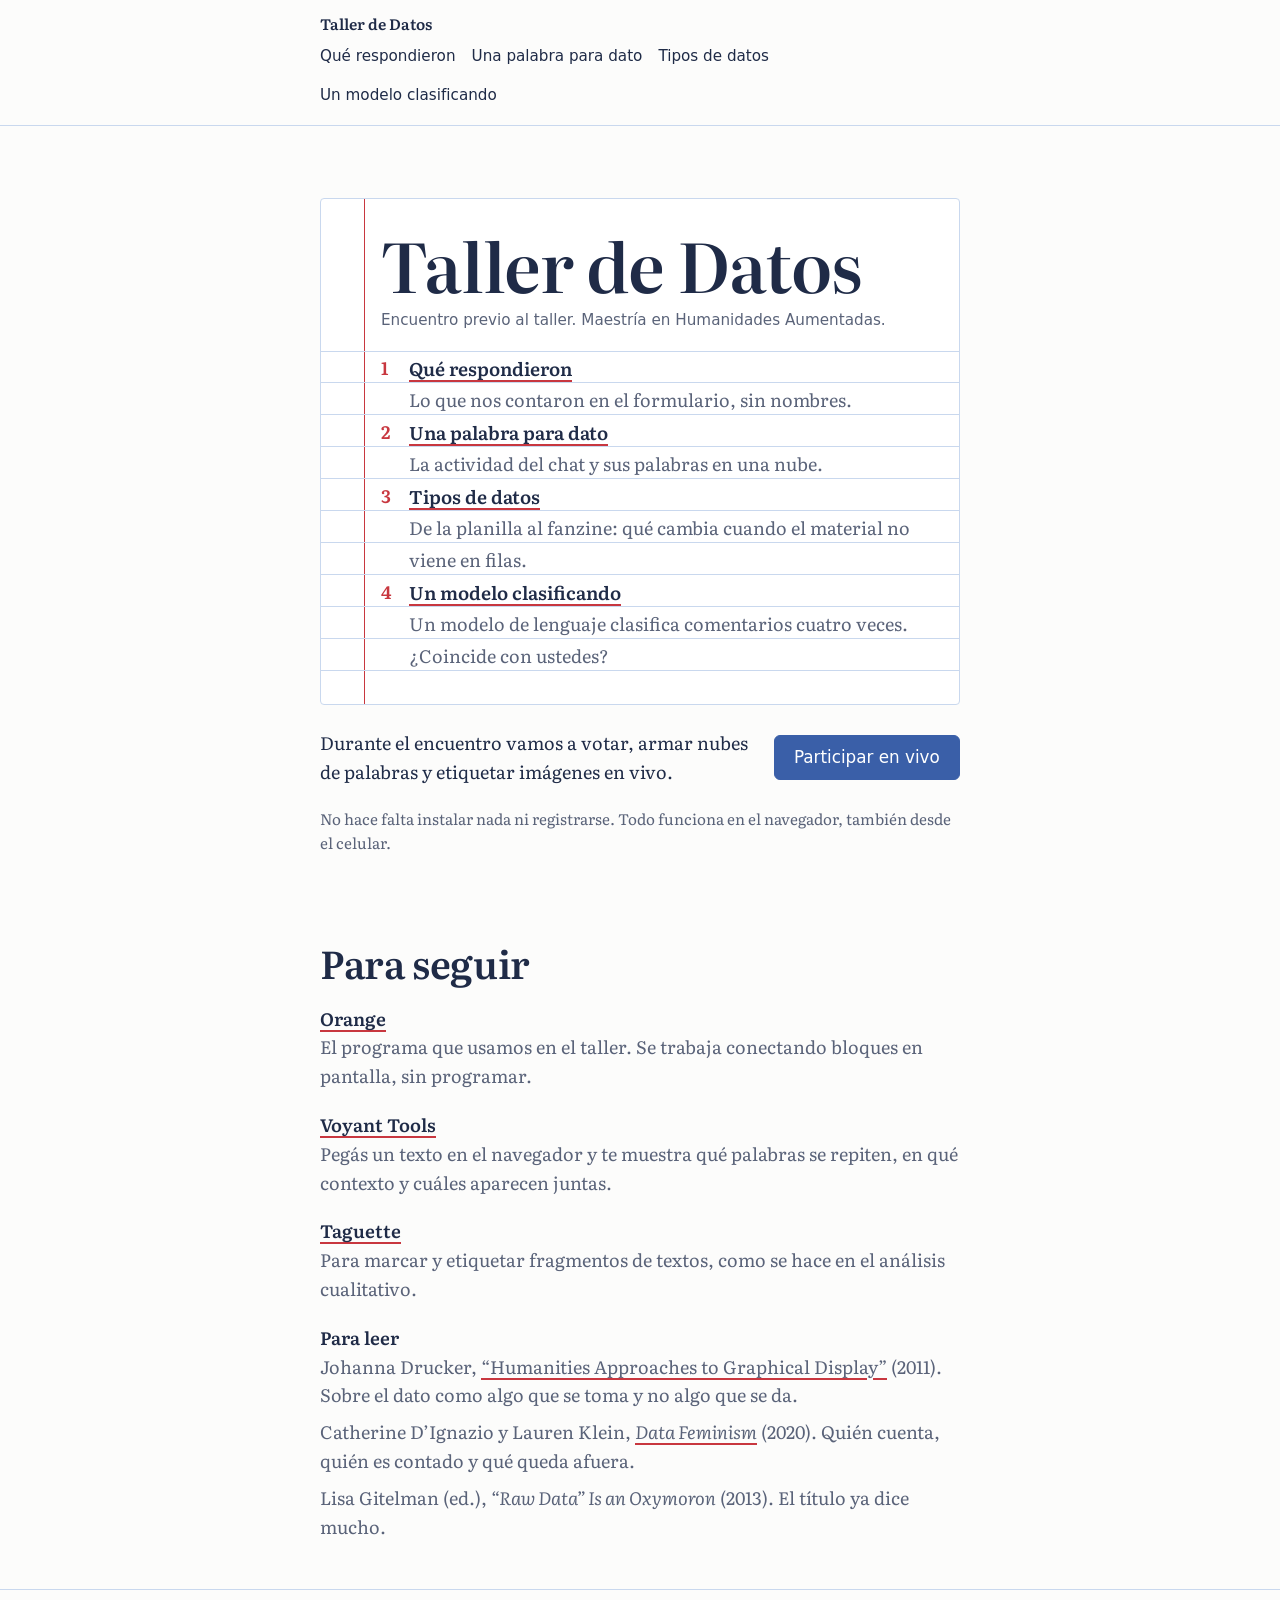
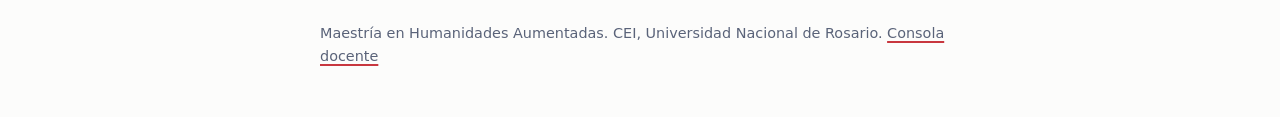
<file: index.html>
<!doctype html>
<html lang="es">
<head>
<meta charset="utf-8">
<meta name="viewport" content="width=device-width, initial-scale=1">
<title>Taller de Datos</title>
<meta name="description" content="Materiales del encuentro propedéutico del Taller de Datos, Maestría en Humanidades Aumentadas.">
<link rel="preconnect" href="https://fonts.googleapis.com">
<link rel="preconnect" href="https://fonts.gstatic.com" crossorigin>
<link href="https://fonts.googleapis.com/css2?family=Literata:ital,opsz,wght@0,7..72,400..700;1,7..72,400&display=swap" rel="stylesheet">
<link rel="stylesheet" href="assets/estilos.css">
<style>
  .portada { padding-block: clamp(2.5rem, 8vh, 5rem) 2rem; }
  .portada .ficha { max-width: 40rem; }
  .portada h1 { margin: 0; }
  .portada .encabezado-ficha { font-family: var(--interfaz); font-size: 0.95rem; color: var(--grafito); margin-top: 0.5rem; }
  .indice { list-style: none; margin: 0; padding: 0; counter-reset: entrada; }
  .indice li { counter-increment: entrada; display: grid; grid-template-columns: 1.75rem 1fr; }
  .indice li::before { content: counter(entrada); font-weight: 600; color: var(--margen); }
  .indice a { font-weight: 600; font-size: 1.15rem; }
  .indice span { grid-column: 2; color: var(--grafito); }
  .recursos { padding-block: 2.5rem 3rem; }
  .participar { margin-top: 1.5rem; max-width: 40rem; display: flex; flex-wrap: wrap; align-items: center; gap: 0.75rem 1.25rem; }
  .participar p { margin: 0; flex: 1 1 18rem; }
  .participar .boton { text-decoration: none; display: inline-flex; align-items: center; font-size: 1.05rem; padding-inline: 1.2rem; }
  .recursos dl { margin: 0; }
  .recursos dt { font-weight: 600; margin-top: 1.25rem; }
  .recursos dd { margin: 0; color: var(--grafito); }
</style>
</head>
<body>
<header class="cabecera">
  <div class="hoja">
    <a class="marca" href="index.html">Taller de Datos</a>
    <nav aria-label="Materiales">
      <a href="respuestas.html">Qué respondieron</a>
      <a href="palabras.html">Una palabra para dato</a>
      <a href="tipos.html">Tipos de datos</a>
      <a href="generativo.html">Un modelo clasificando</a>
    </nav>
  </div>
</header>

<main class="hoja">
  <section class="portada">
    <div class="ficha cabeza-libre">
      <h1>Taller de Datos</h1>
      <p class="encabezado-ficha">Encuentro previo al taller. Maestría en Humanidades Aumentadas.</p>
      <div class="renglones">
        <ol class="indice">
          <li><a href="respuestas.html">Qué respondieron</a><span>Lo que nos contaron en el formulario, sin nombres.</span></li>
          <li><a href="palabras.html">Una palabra para dato</a><span>La actividad del chat y sus palabras en una nube.</span></li>
          <li><a href="tipos.html">Tipos de datos</a><span>De la planilla al fanzine: qué cambia cuando el material no viene en filas.</span></li>
          <li><a href="generativo.html">Un modelo clasificando</a><span>Un modelo de lenguaje clasifica comentarios cuatro veces. ¿Coincide con ustedes?</span></li>
        </ol>
      </div>
    </div>
    <div class="participar">
      <p>Durante el encuentro vamos a votar, armar nubes de palabras y etiquetar imágenes en vivo.</p>
      <a class="boton principal" href="participar.html">Participar en vivo</a>
    </div>
    <p class="nota" style="margin-top:1.25rem">No hace falta instalar nada ni registrarse. Todo funciona en el navegador, también desde el celular.</p>
  </section>

  <section class="recursos">
    <h2>Para seguir</h2>
    <dl>
      <dt><a href="https://orangedatamining.com">Orange</a></dt>
      <dd>El programa que usamos en el taller. Se trabaja conectando bloques en pantalla, sin programar.</dd>
      <dt><a href="https://voyant-tools.org">Voyant Tools</a></dt>
      <dd>Pegás un texto en el navegador y te muestra qué palabras se repiten, en qué contexto y cuáles aparecen juntas.</dd>
      <dt><a href="https://www.taguette.org">Taguette</a></dt>
      <dd>Para marcar y etiquetar fragmentos de textos, como se hace en el análisis cualitativo.</dd>
      <dt>Para leer</dt>
      <dd>Johanna Drucker, <a href="http://www.digitalhumanities.org/dhq/vol/5/1/000091/000091.html">“Humanities Approaches to Graphical Display”</a> (2011). Sobre el dato como algo que se toma y no algo que se da.</dd>
      <dd style="margin-top:0.5rem">Catherine D’Ignazio y Lauren Klein, <a href="https://data-feminism.mitpress.mit.edu"><i>Data Feminism</i></a> (2020). Quién cuenta, quién es contado y qué queda afuera.</dd>
      <dd style="margin-top:0.5rem">Lisa Gitelman (ed.), <i>“Raw Data” Is an Oxymoron</i> (2013). El título ya dice mucho.</dd>
    </dl>
  </section>
</main>

<footer class="pie">
  <div class="hoja">Maestría en Humanidades Aumentadas. CEI, Universidad Nacional de Rosario. <a href="en-vivo.html">Consola docente</a></div>
</footer>
</body>
</html>
</file>
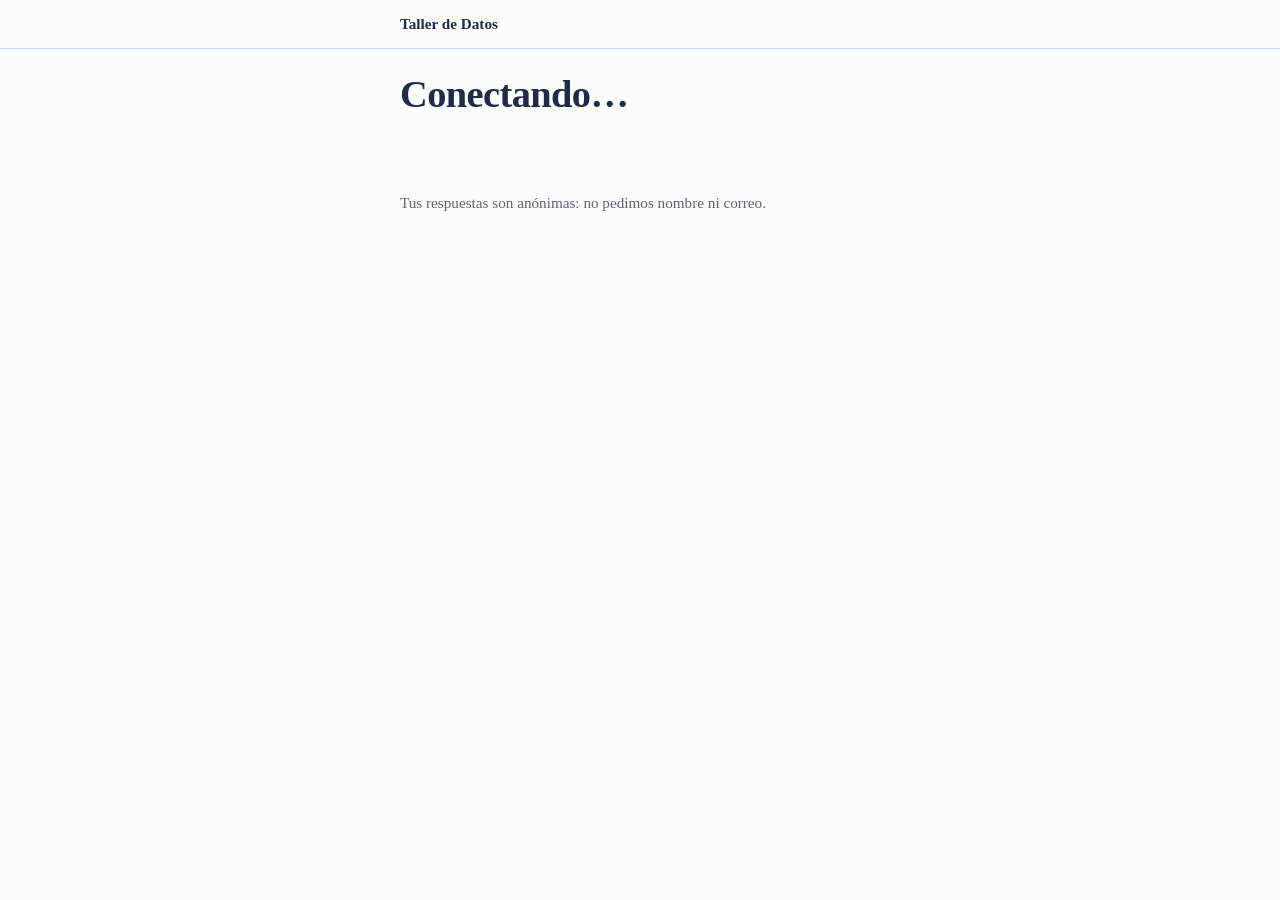
<file: p/index.html>
<!doctype html>
<html lang="es">
<head>
<meta charset="utf-8">
<meta name="viewport" content="width=device-width, initial-scale=1">
<title>Participar</title>
<meta http-equiv="refresh" content="0; url=../participar.html">
<script>location.replace("../participar.html" + location.search);</script>
</head>
<body>
<p><a href="../participar.html">Entrar a participar</a></p>
</body>
</html>
</file>
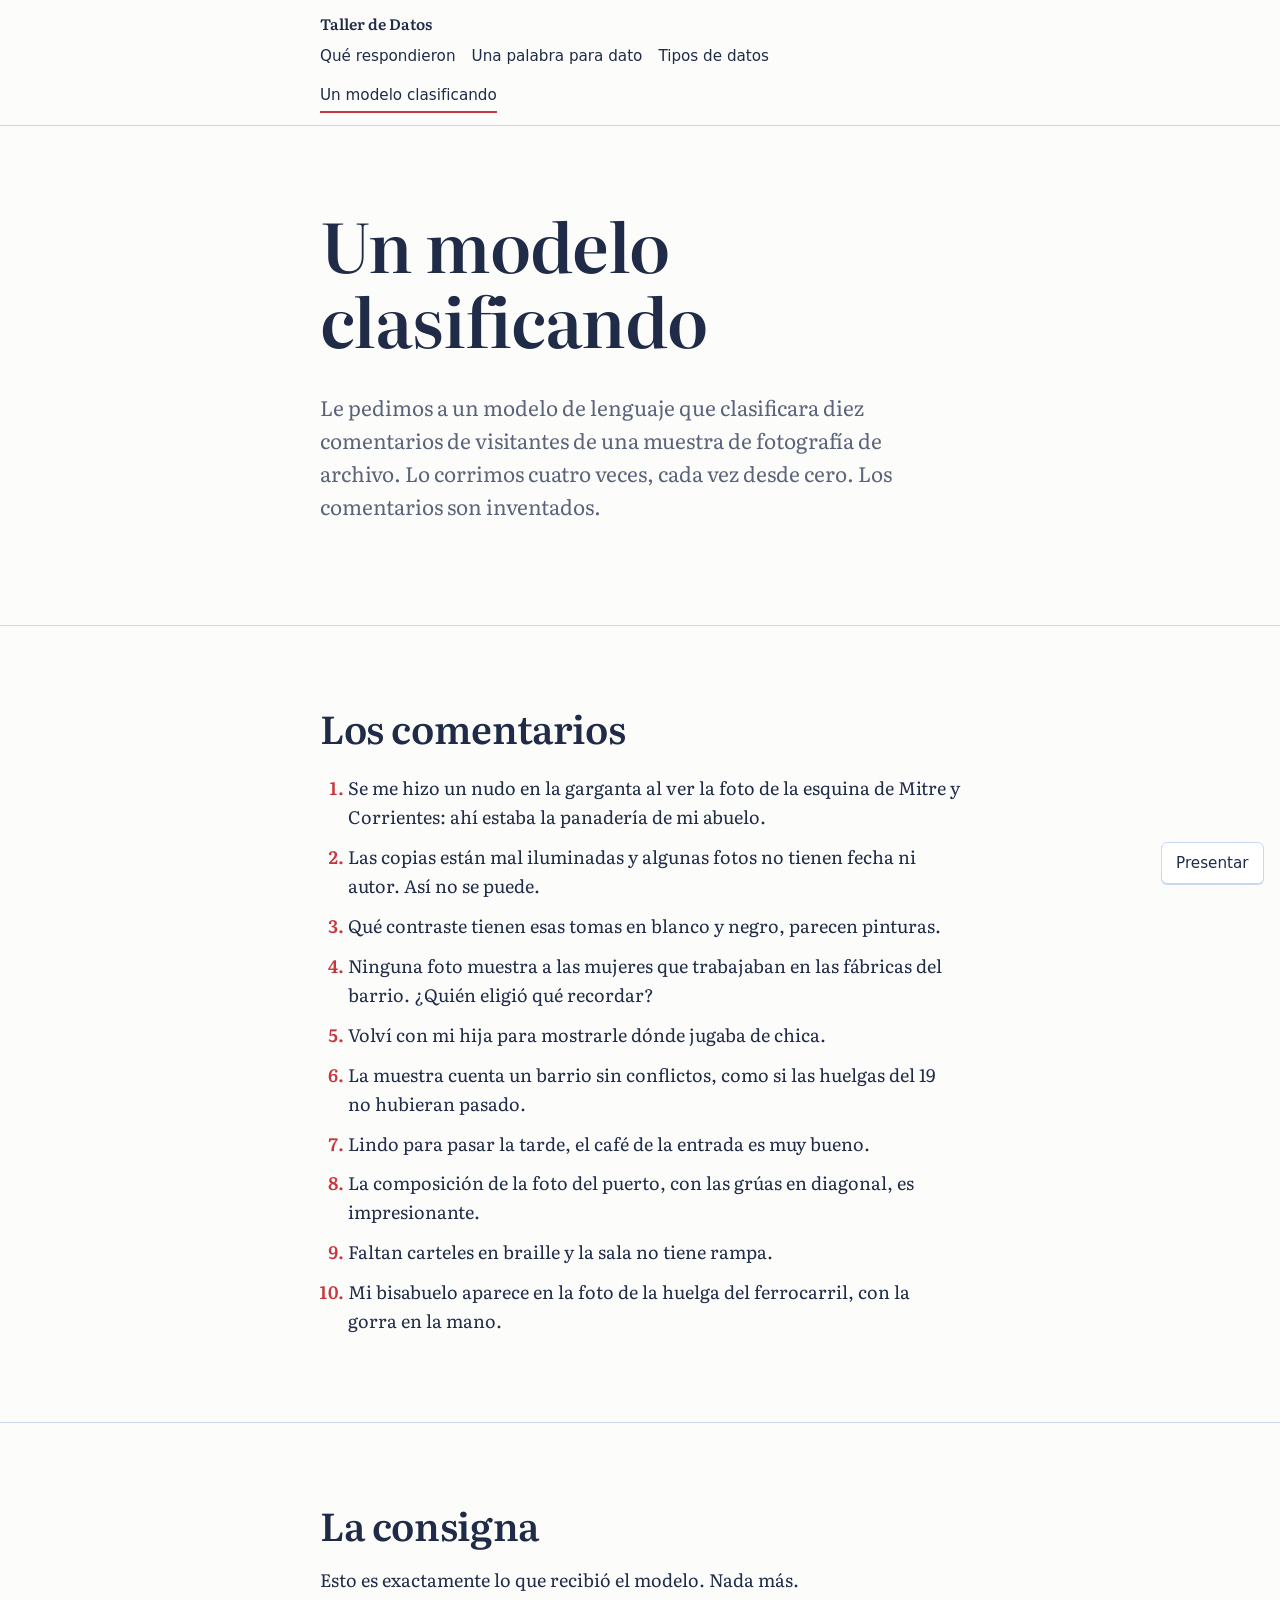
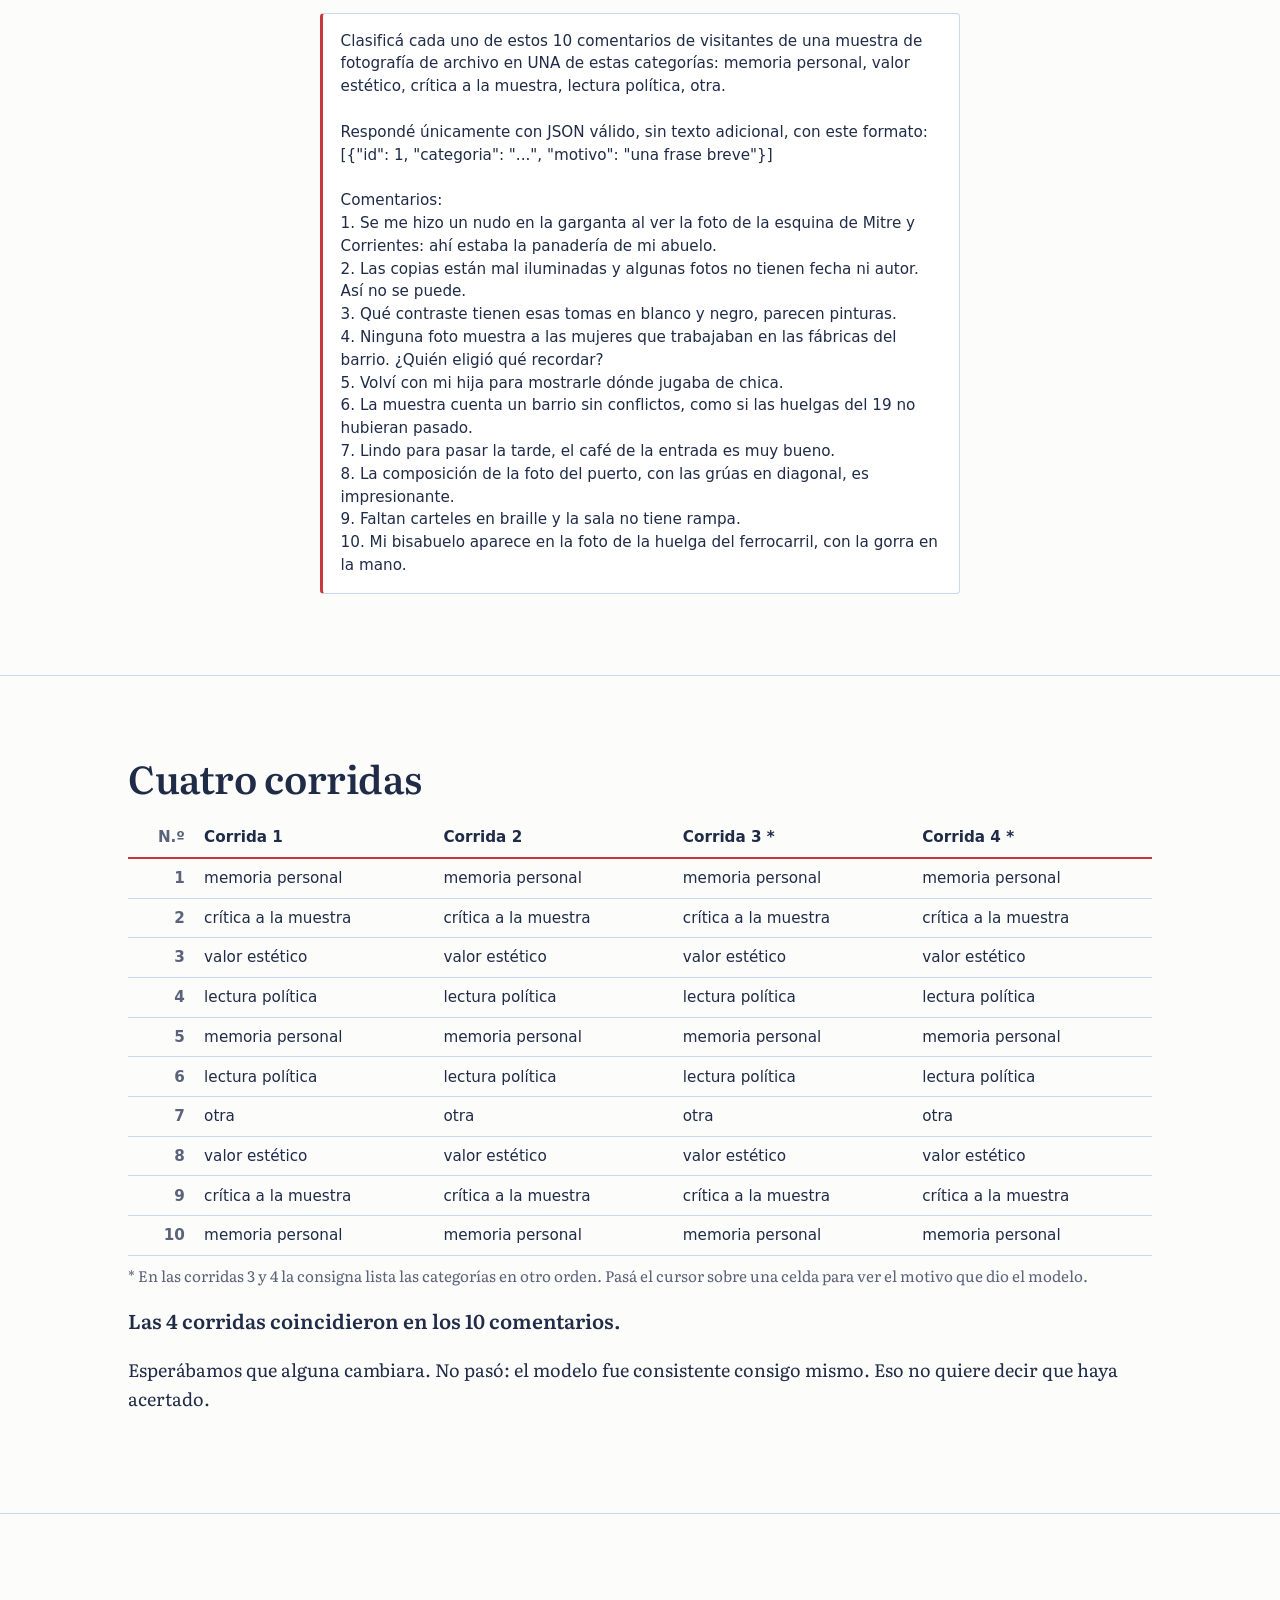
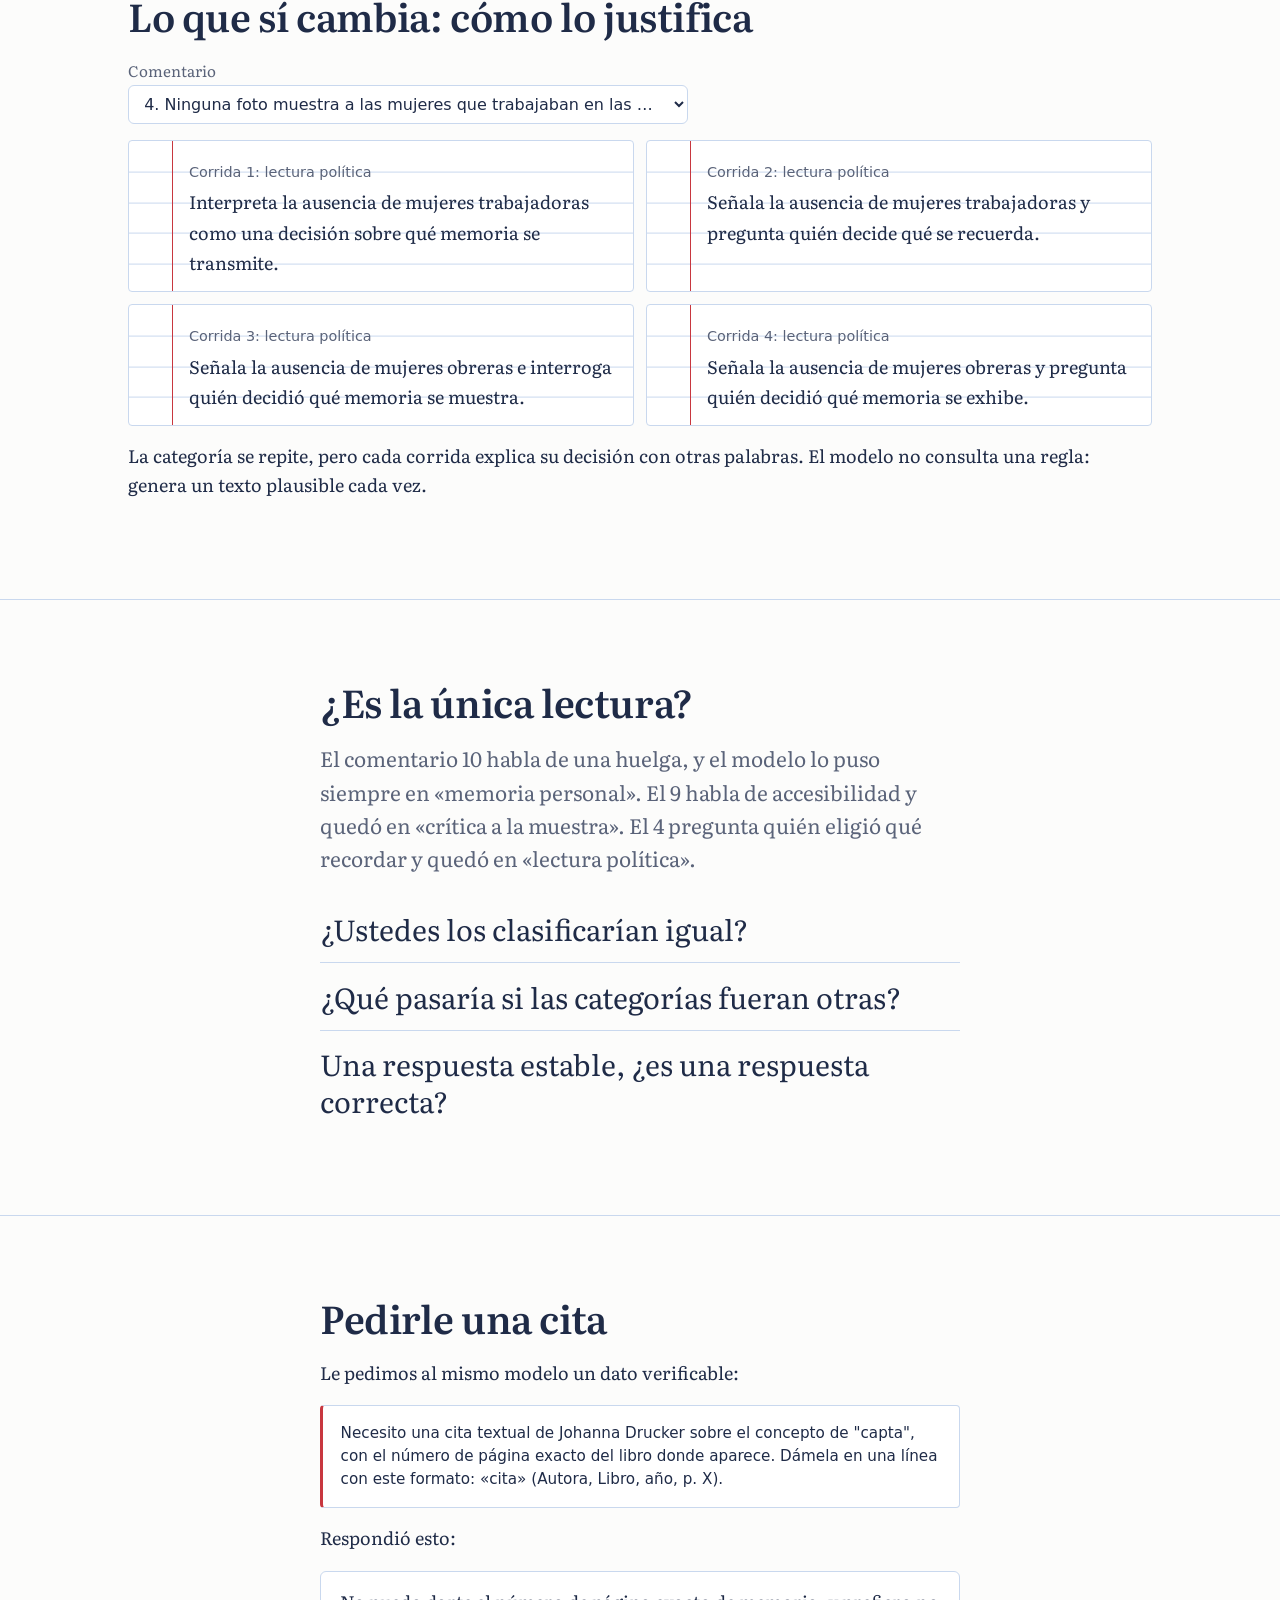
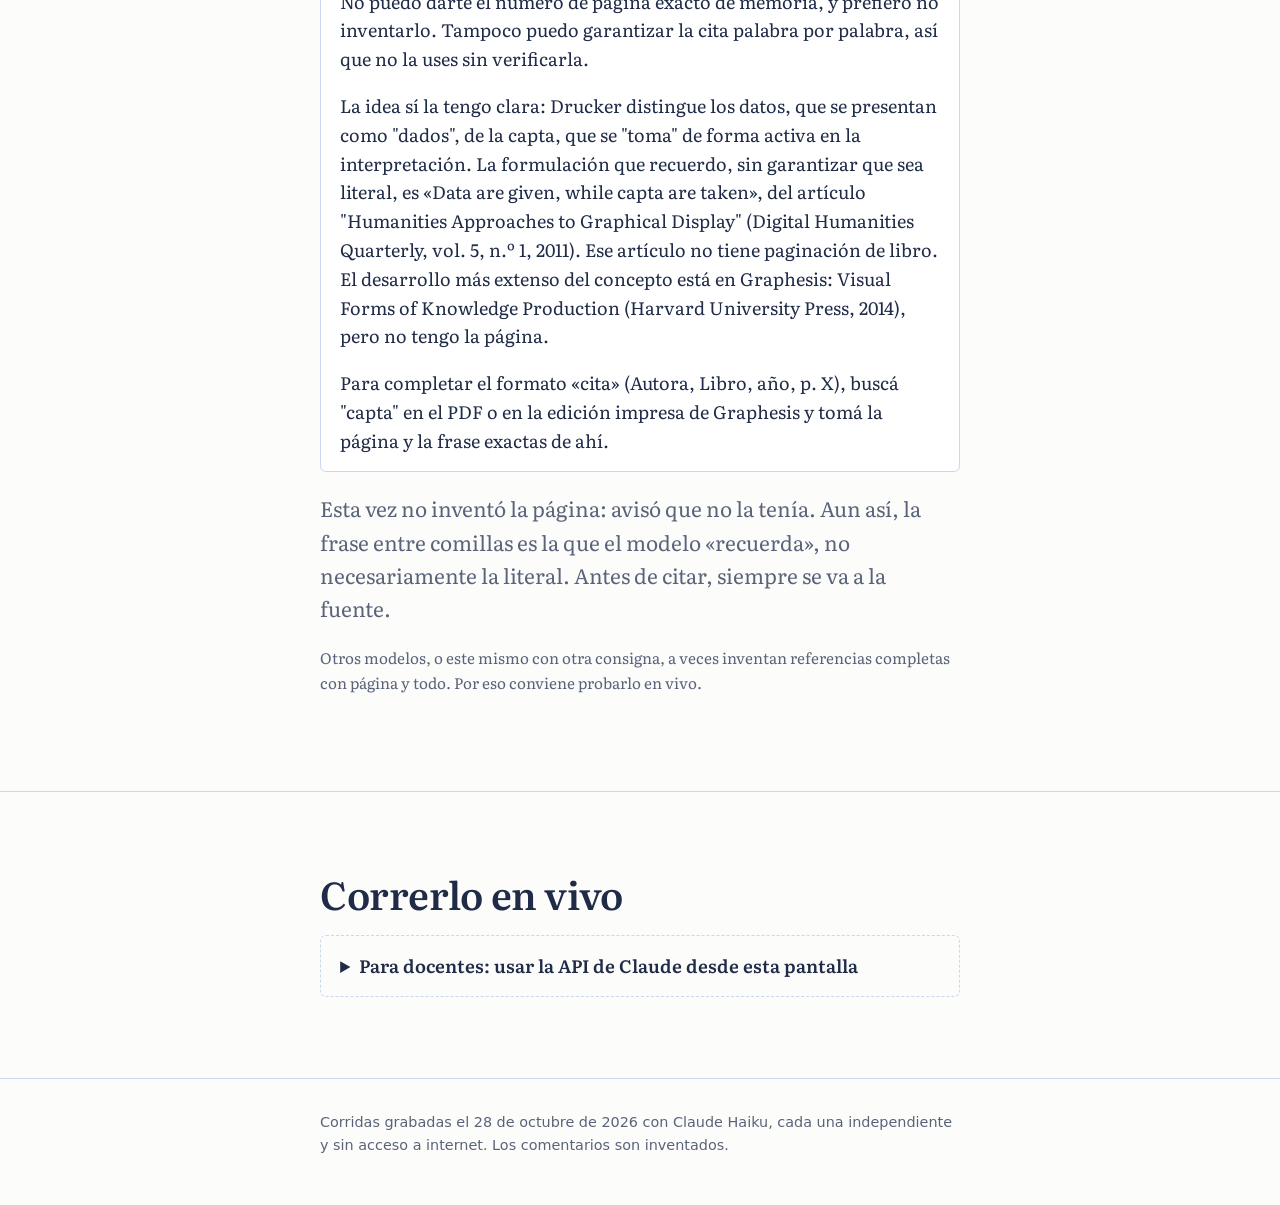
<file: generativo.html>
<!doctype html>
<html lang="es">
<head>
<meta charset="utf-8">
<meta name="viewport" content="width=device-width, initial-scale=1">
<title>Un modelo clasificando</title>
<meta name="description" content="Taller de Datos: un modelo de lenguaje clasifica comentarios. Corridas grabadas y en vivo.">
<link rel="preconnect" href="https://fonts.googleapis.com">
<link rel="preconnect" href="https://fonts.gstatic.com" crossorigin>
<link href="https://fonts.googleapis.com/css2?family=Literata:ital,opsz,wght@0,7..72,400..700;1,7..72,400&display=swap" rel="stylesheet">
<link rel="stylesheet" href="assets/estilos.css">
<style>
  .lista-comentarios { margin: 0; padding-left: 1.75rem; }
  .lista-comentarios li { padding: 0.35rem 0; }
  .lista-comentarios li::marker { color: var(--margen); font-weight: 600; }
  pre.consigna { white-space: pre-wrap; font-family: var(--interfaz); font-size: 0.95rem; line-height: 1.5; background: var(--ficha); border: 1px solid var(--pauta); border-left: 3px solid var(--margen); border-radius: 4px; padding: 1rem 1.1rem; margin: 0; }
  .tabla-caja { overflow-x: auto; }
  table.datos { border-collapse: collapse; width: 100%; font-family: var(--interfaz); font-size: 0.95rem; }
  table.datos th, table.datos td { text-align: left; padding: 0.45rem 0.6rem; border-bottom: 1px solid var(--pauta); white-space: nowrap; }
  table.datos thead th { border-bottom: 2px solid var(--margen); }
  table.datos .num { text-align: right; color: var(--grafito); }
  table.datos td.distinta { background: var(--relleno); color: var(--margen); font-weight: 600; }
  #tabla-resumen { font-size: 1.25rem; font-weight: 600; margin-top: 1rem; }
  .motivos { display: grid; gap: 0.75rem; margin-top: 1rem; }
  @media (min-width: 48rem) { .motivos { grid-template-columns: repeat(2, minmax(0, 1fr)); } }
  .motivo { --renglon: 1.9rem; padding-top: 1rem; padding-bottom: 0.8rem; background-position: 0 0, 0 0.1rem; }
  .quien { font-family: var(--interfaz); font-size: 0.9rem; color: var(--grafito); }
  select, .vivo input[type="password"] { font: inherit; font-family: var(--interfaz); font-size: 1rem; color: var(--tinta); background: var(--ficha); border: 1px solid var(--pauta); border-radius: 6px; padding: 0.5rem 0.7rem; max-width: 100%; }
  .respuesta-modelo { background: var(--ficha); border: 1px solid var(--pauta); border-radius: 6px; padding: 1rem 1.2rem; }
  .respuesta-modelo p:last-child { margin-bottom: 0; }
  .vivo { border: 1px dashed var(--pauta); border-radius: 6px; padding: 1rem 1.2rem; }
  .vivo summary { cursor: pointer; font-weight: 600; }
  .vivo label { min-width: 0; display: grid; grid-template-columns: minmax(0, 1fr); gap: 0.25rem; font-family: var(--interfaz); font-size: 0.95rem; margin-top: 0.9rem; }
  .vivo .casilla { grid-template-columns: none; display: flex; gap: 0.5rem; align-items: center; }
</style>
</head>
<body>
<header class="cabecera">
  <div class="hoja">
    <a class="marca" href="index.html">Taller de Datos</a>
    <nav aria-label="Materiales">
      <a href="respuestas.html">Qué respondieron</a>
      <a href="palabras.html">Una palabra para dato</a>
      <a href="tipos.html">Tipos de datos</a>
      <a href="generativo.html" aria-current="page">Un modelo clasificando</a>
    </nav>
  </div>
</header>

<main>
  <section class="pantalla">
    <div class="hoja">
      <h1>Un modelo clasificando</h1>
      <p class="bajada">Le pedimos a un modelo de lenguaje que clasificara diez comentarios de visitantes de una muestra de fotografía de archivo. Lo corrimos cuatro veces, cada vez desde cero. Los comentarios son inventados.</p>
    </div>
  </section>

  <section class="pantalla">
    <div class="hoja">
      <h2>Los comentarios</h2>
      <ol class="lista-comentarios" id="comentarios"></ol>
    </div>
  </section>

  <section class="pantalla">
    <div class="hoja">
      <h2>La consigna</h2>
      <p>Esto es exactamente lo que recibió el modelo. Nada más.</p>
      <pre class="consigna" id="consigna"></pre>
    </div>
  </section>

  <section class="pantalla">
    <div class="hoja ancha">
      <h2>Cuatro corridas</h2>
      <div class="tabla-caja">
        <table class="datos" id="tabla-corridas">
          <thead id="tabla-cabeza"></thead>
          <tbody id="tabla-cuerpo"></tbody>
        </table>
      </div>
      <p class="nota" style="margin-top:0.5rem">* En las corridas 3 y 4 la consigna lista las categorías en otro orden. Pasá el cursor sobre una celda para ver el motivo que dio el modelo.</p>
      <p id="tabla-resumen"></p>
      <p>Esperábamos que alguna cambiara. No pasó: el modelo fue consistente consigo mismo. Eso no quiere decir que haya acertado.</p>
    </div>
  </section>

  <section class="pantalla">
    <div class="hoja ancha">
      <h2>Lo que sí cambia: cómo lo justifica</h2>
      <label class="nota" for="elegir-comentario">Comentario</label><br>
      <select id="elegir-comentario"></select>
      <div class="motivos" id="motivos"></div>
      <p style="margin-top:1rem">La categoría se repite, pero cada corrida explica su decisión con otras palabras. El modelo no consulta una regla: genera un texto plausible cada vez.</p>
    </div>
  </section>

  <section class="pantalla">
    <div class="hoja">
      <h2>¿Es la única lectura?</h2>
      <p class="bajada">El comentario 10 habla de una huelga, y el modelo lo puso siempre en «memoria personal». El 9 habla de accesibilidad y quedó en «crítica a la muestra». El 4 pregunta quién eligió qué recordar y quedó en «lectura política».</p>
      <ul class="preguntas">
        <li>¿Ustedes los clasificarían igual?</li>
        <li>¿Qué pasaría si las categorías fueran otras?</li>
        <li>Una respuesta estable, ¿es una respuesta correcta?</li>
      </ul>
    </div>
  </section>

  <section class="pantalla">
    <div class="hoja">
      <h2>Pedirle una cita</h2>
      <p>Le pedimos al mismo modelo un dato verificable:</p>
      <pre class="consigna" id="pedido-cita"></pre>
      <p style="margin-top:1rem">Respondió esto:</p>
      <div class="respuesta-modelo" id="respuesta-cita"></div>
      <p class="bajada" style="margin-top:1.25rem">Esta vez no inventó la página: avisó que no la tenía. Aun así, la frase entre comillas es la que el modelo «recuerda», no necesariamente la literal. Antes de citar, siempre se va a la fuente.</p>
      <p class="nota">Otros modelos, o este mismo con otra consigna, a veces inventan referencias completas con página y todo. Por eso conviene probarlo en vivo.</p>
    </div>
  </section>

  <section class="pantalla">
    <div class="hoja">
      <h2>Correrlo en vivo</h2>
      <details class="vivo">
        <summary>Para docentes: usar la API de Claude desde esta pantalla</summary>
        <p class="nota" style="margin-top:0.75rem">Hace falta una API key de Anthropic. Va directo de este navegador a Anthropic; no pasa por ningún otro lado. No la uses en una computadora compartida.</p>
        <label>API key
          <input type="password" id="api-key" autocomplete="off" placeholder="sk-ant-…">
        </label>
        <label class="casilla"><input type="checkbox" id="recordar"> Recordarla en este navegador</label>
        <label>Modelo
          <select id="modelo">
            <option value="claude-haiku-5-5">Claude Haiku 5.5 (el de las corridas grabadas)</option>
            <option value="claude-sonnet-5-5">Claude Sonnet 5.5</option>
          </select>
        </label>
        <label class="casilla"><input type="checkbox" id="reordenar"> Listar las categorías en otro orden</label>
        <div class="acciones">
          <button class="boton principal" type="button" id="clasificar">Clasificar los diez comentarios</button>
          <button class="boton" type="button" id="pedir-cita">Pedir la cita</button>
        </div>
        <p id="estado-vivo" class="nota" role="status"></p>
        <div class="respuesta-modelo" id="cita-vivo" hidden></div>
      </details>
    </div>
  </section>
</main>

<footer class="pie">
  <div class="hoja">Corridas grabadas el 28 de octubre de 2026 con Claude Haiku, cada una independiente y sin acceso a internet. Los comentarios son inventados.</div>
</footer>

<button class="boton control-presentar" type="button" aria-pressed="false">Presentar</button>

<script src="assets/sitio.js"></script>
<script src="assets/generativo-datos.js"></script>
<script src="assets/generativo.js"></script>
</body>
</html>
</file>
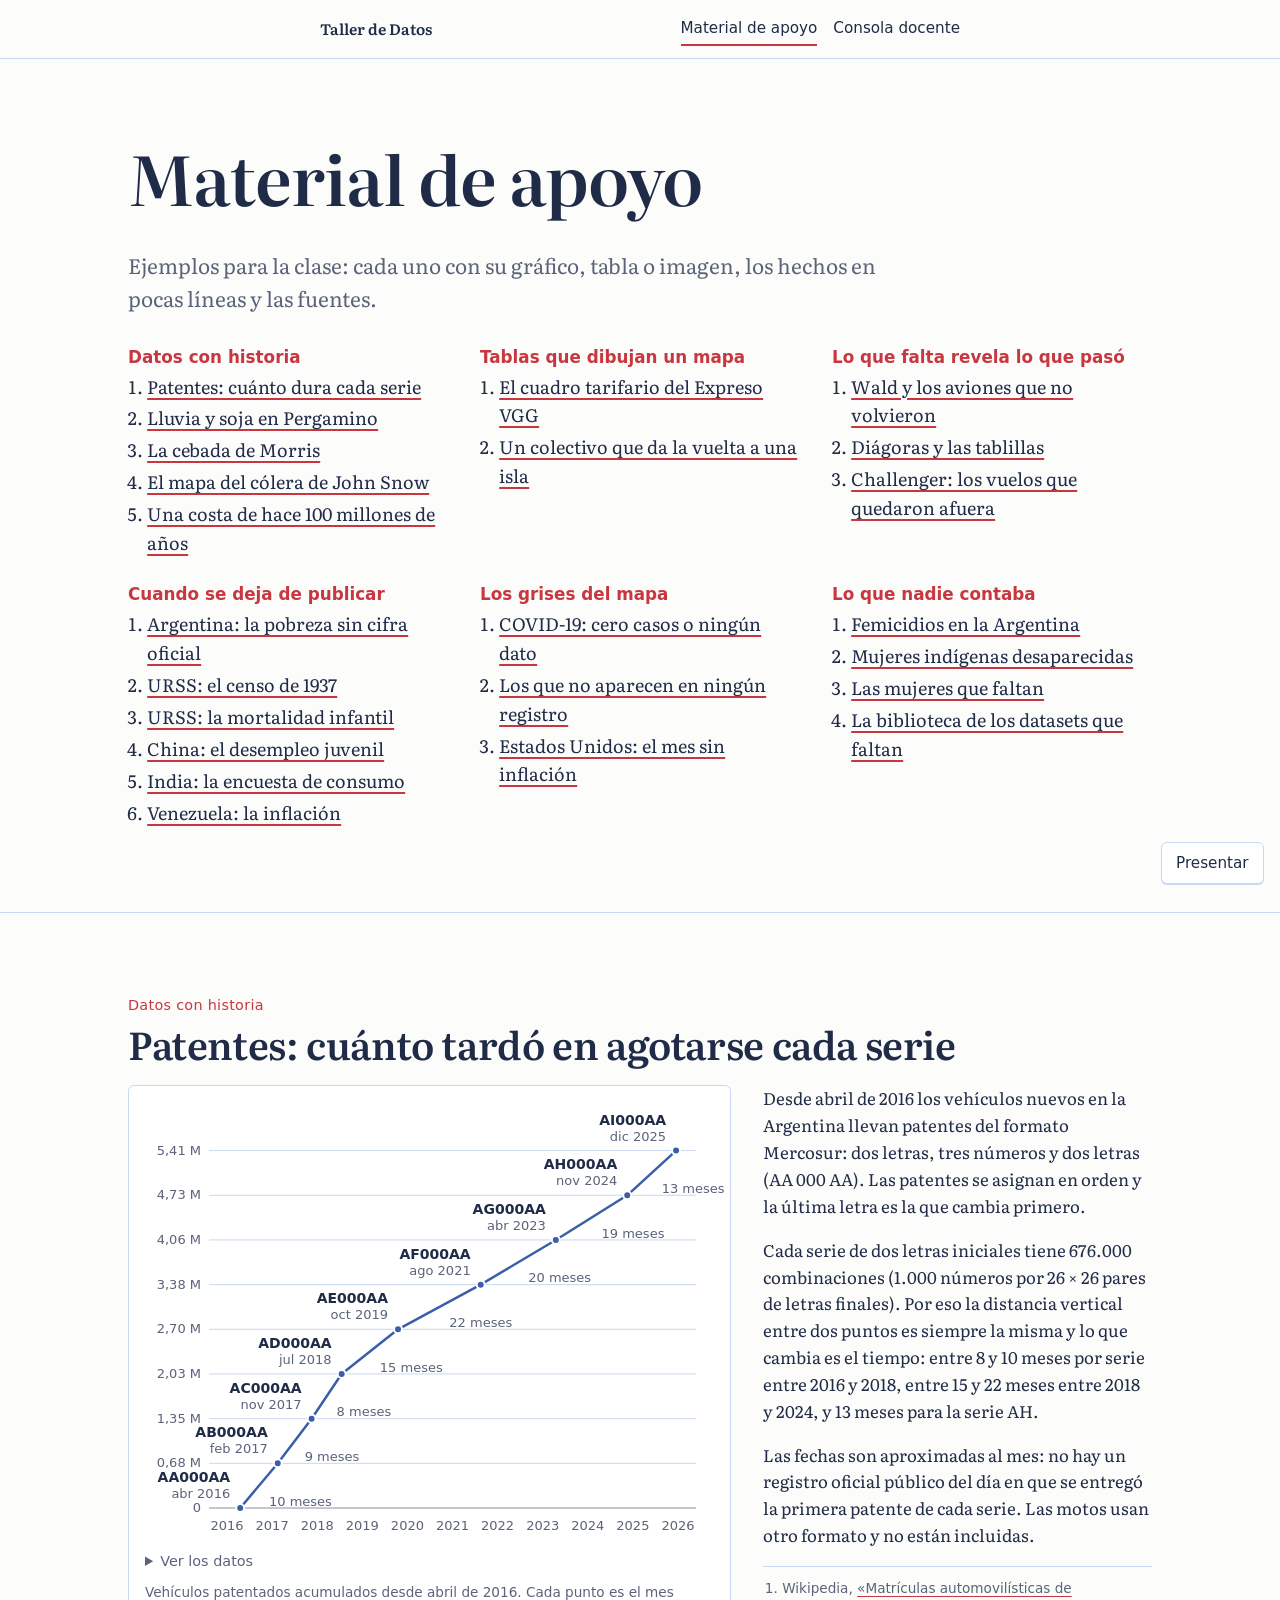
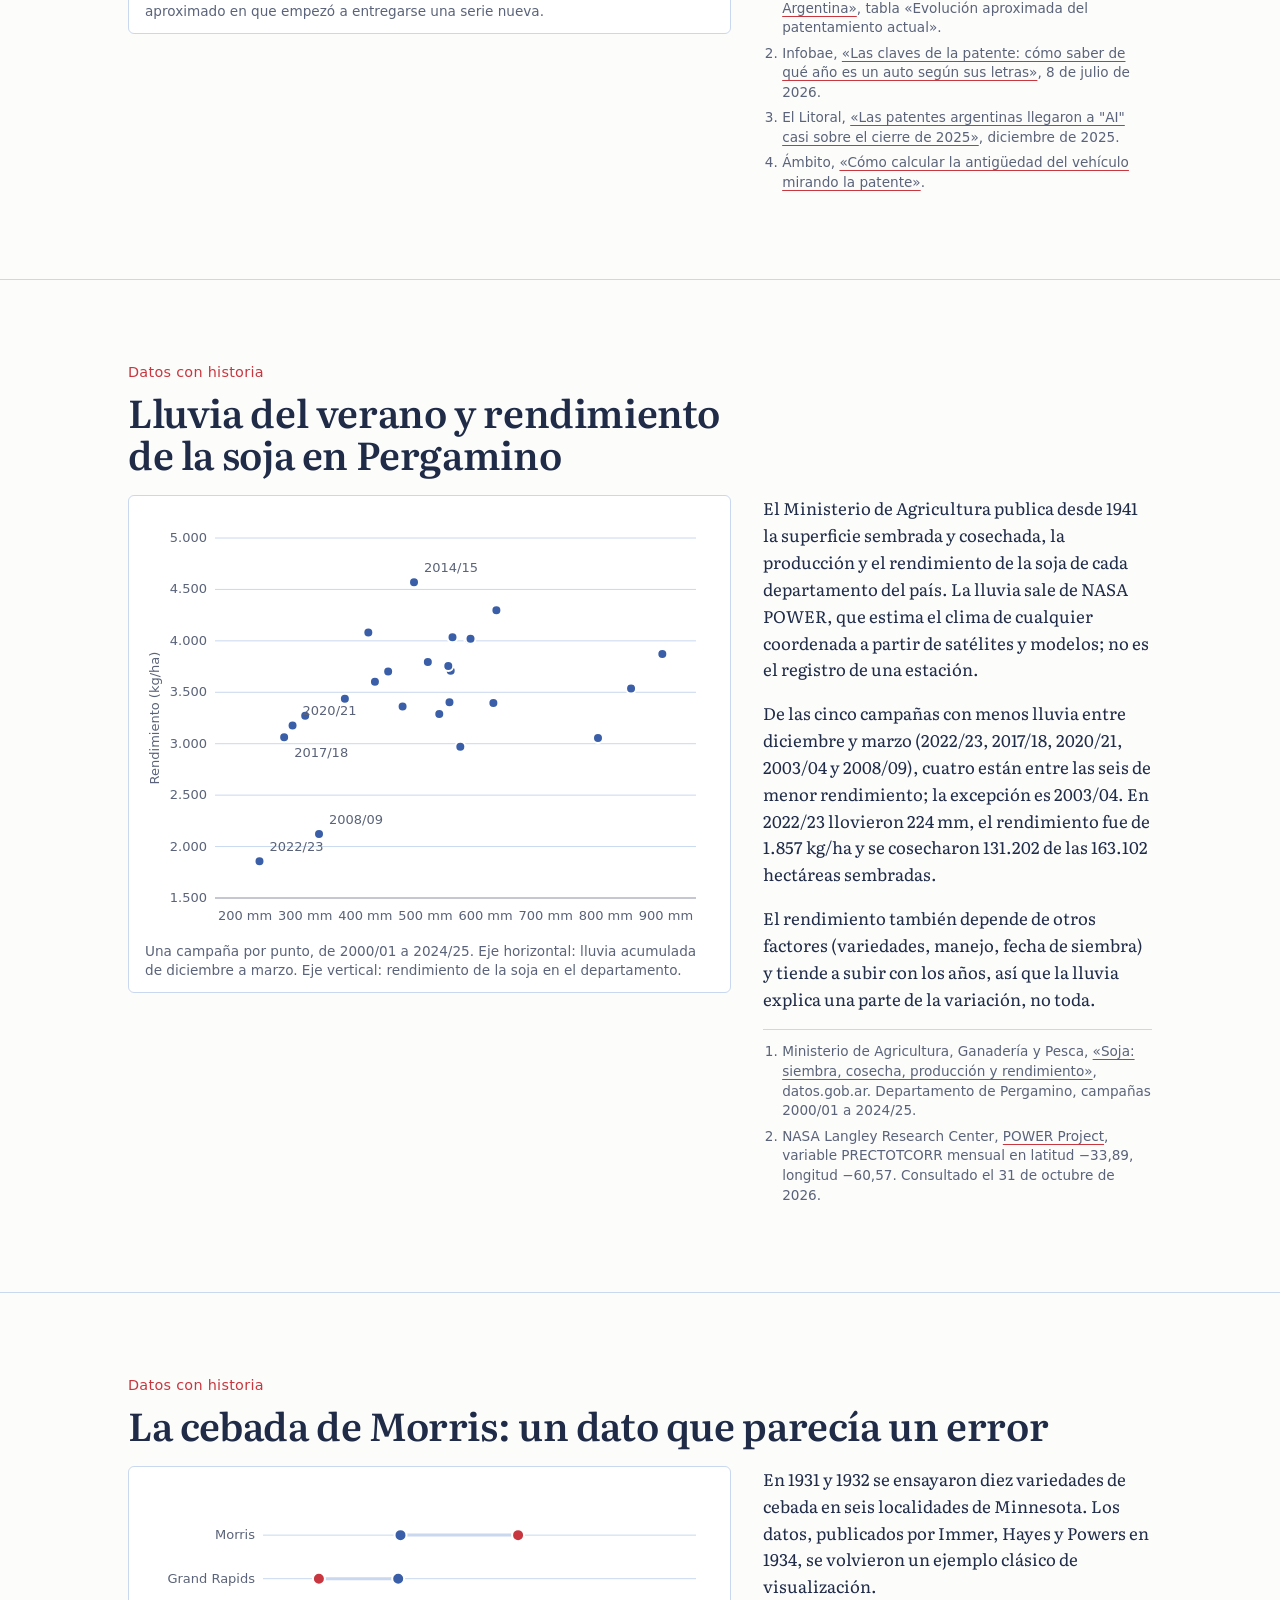
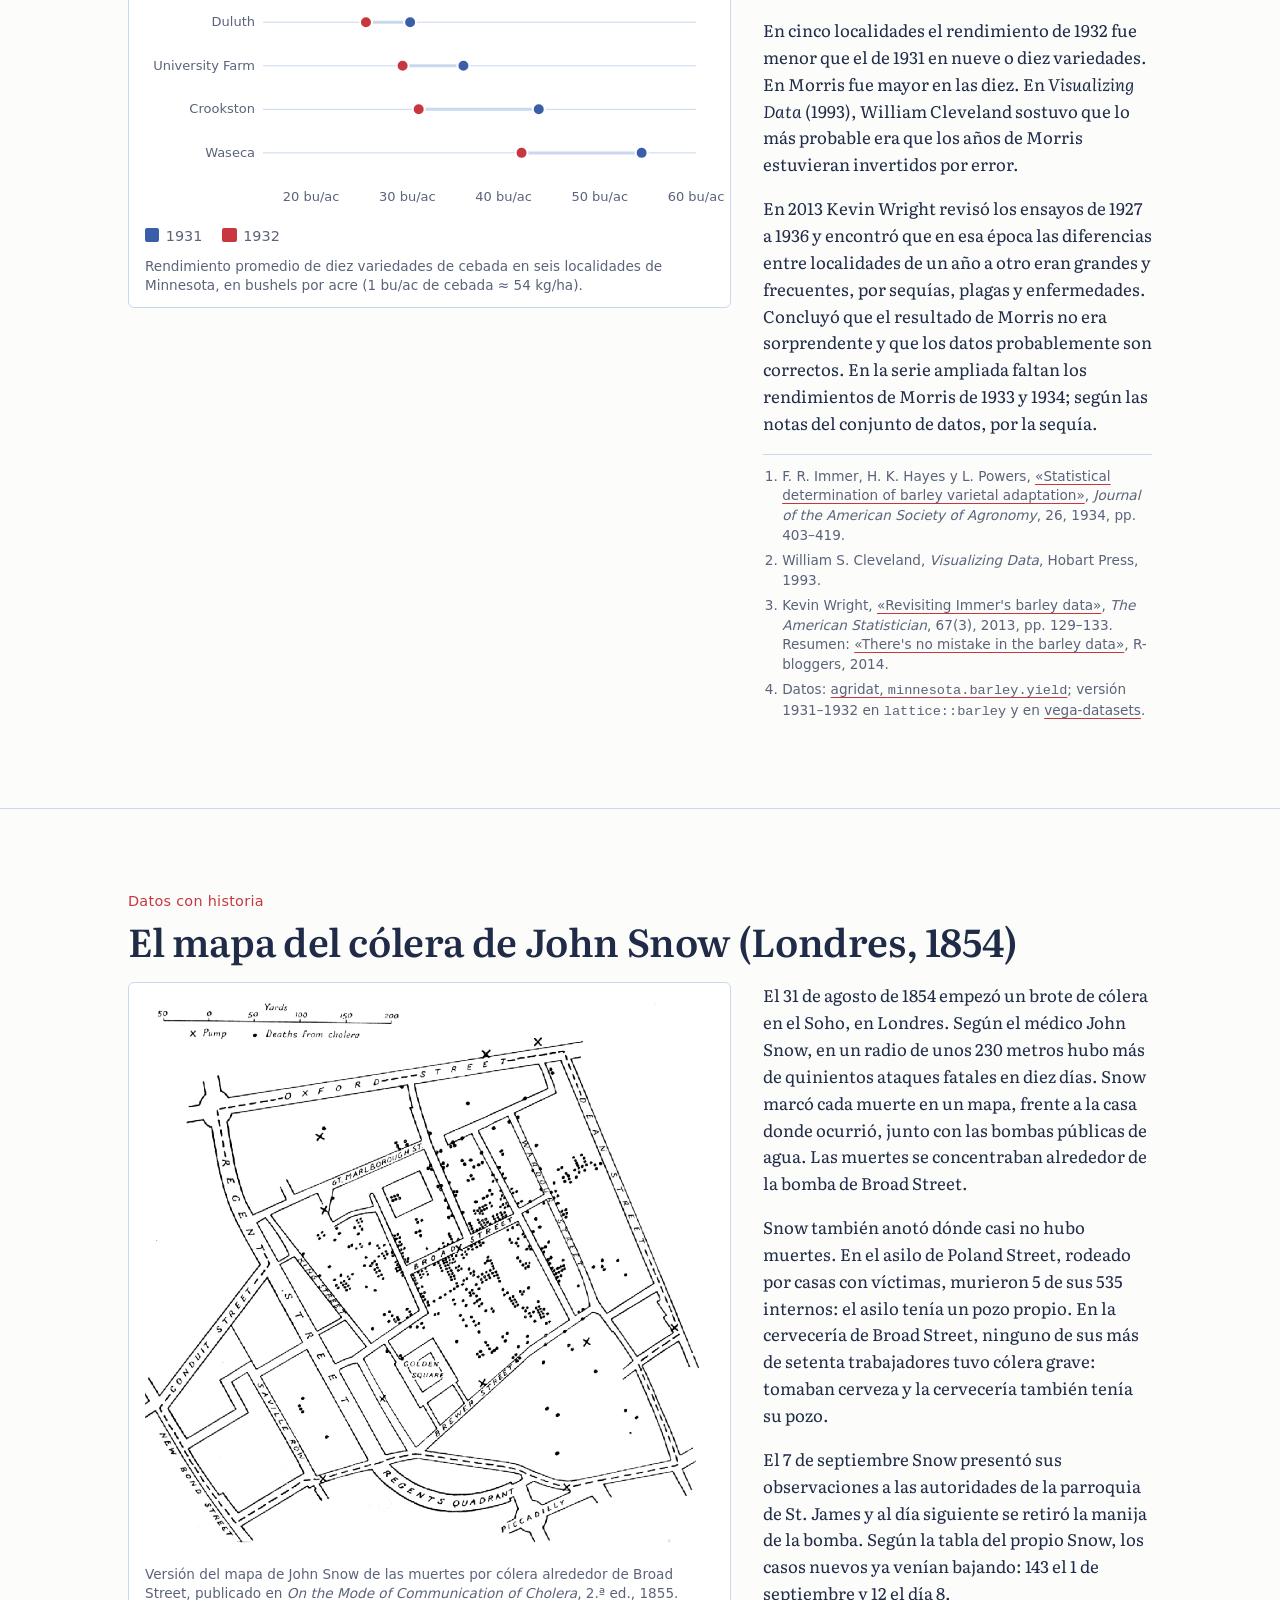
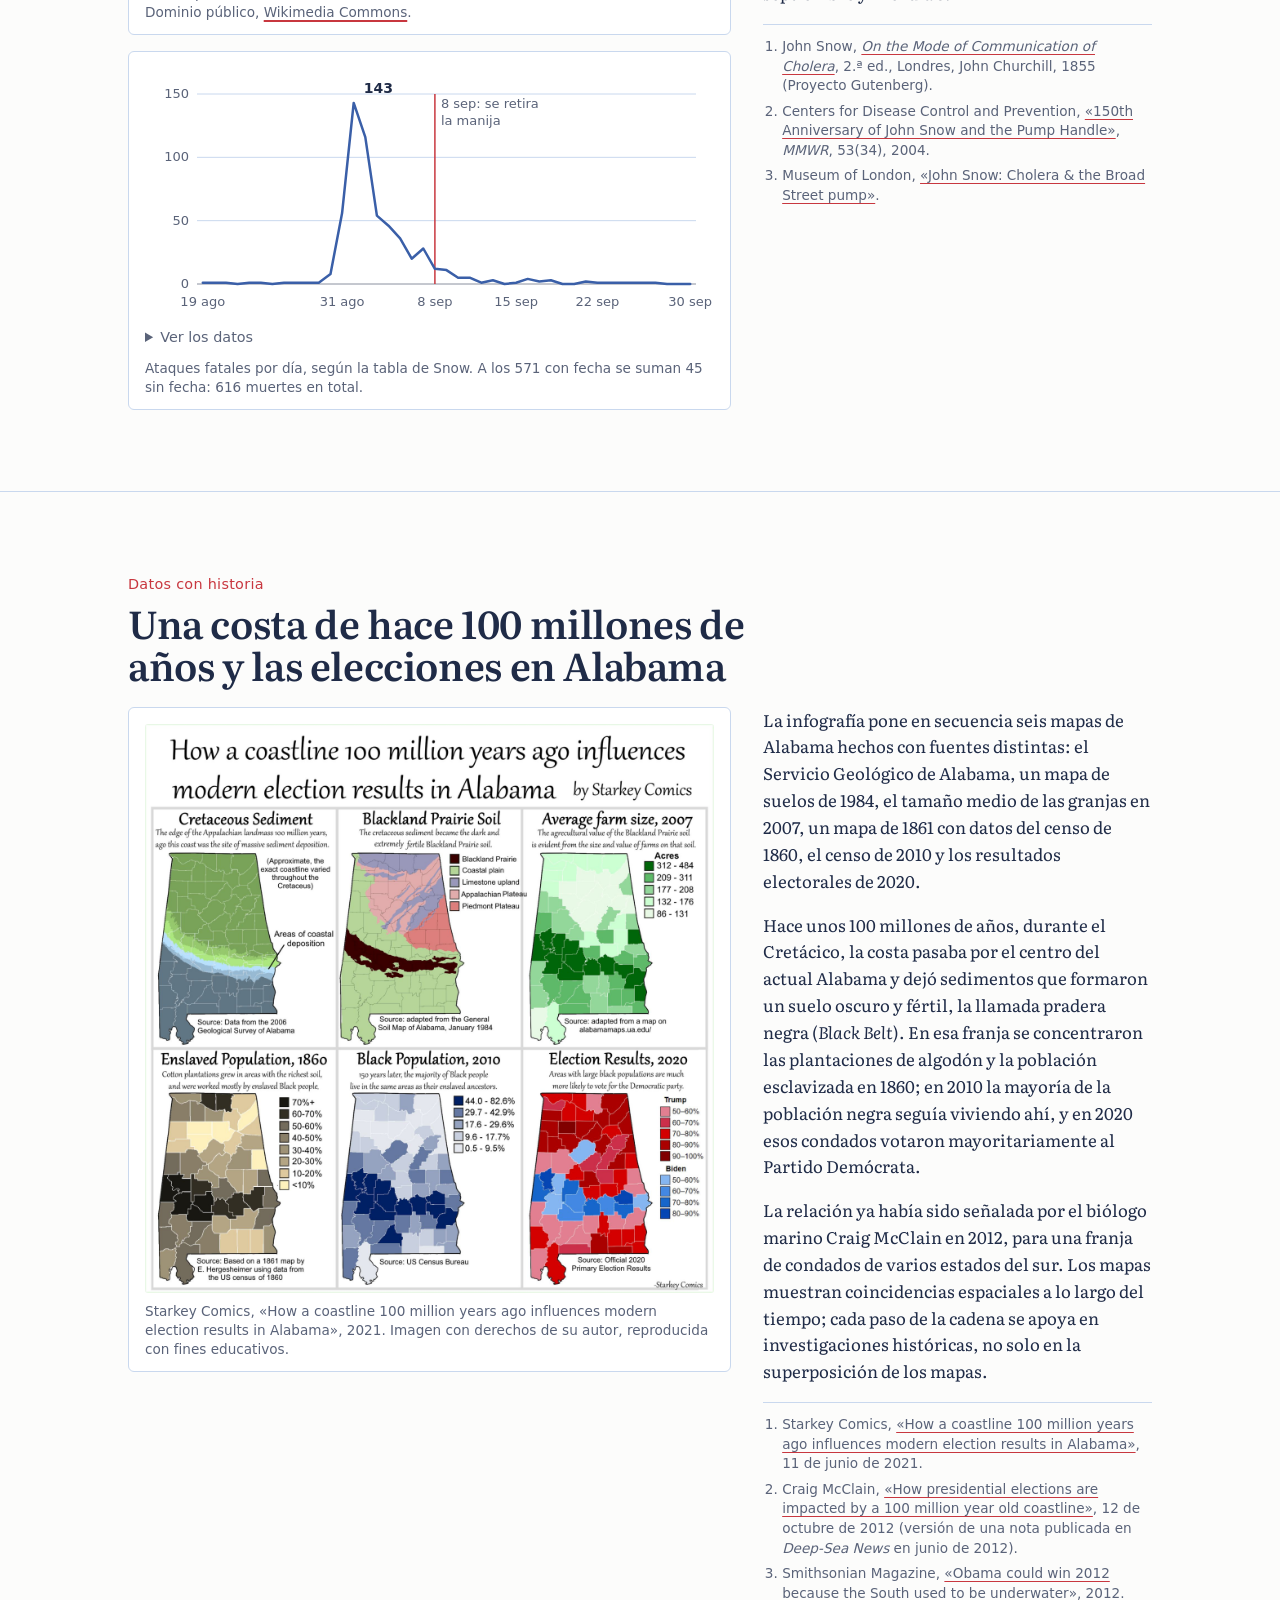
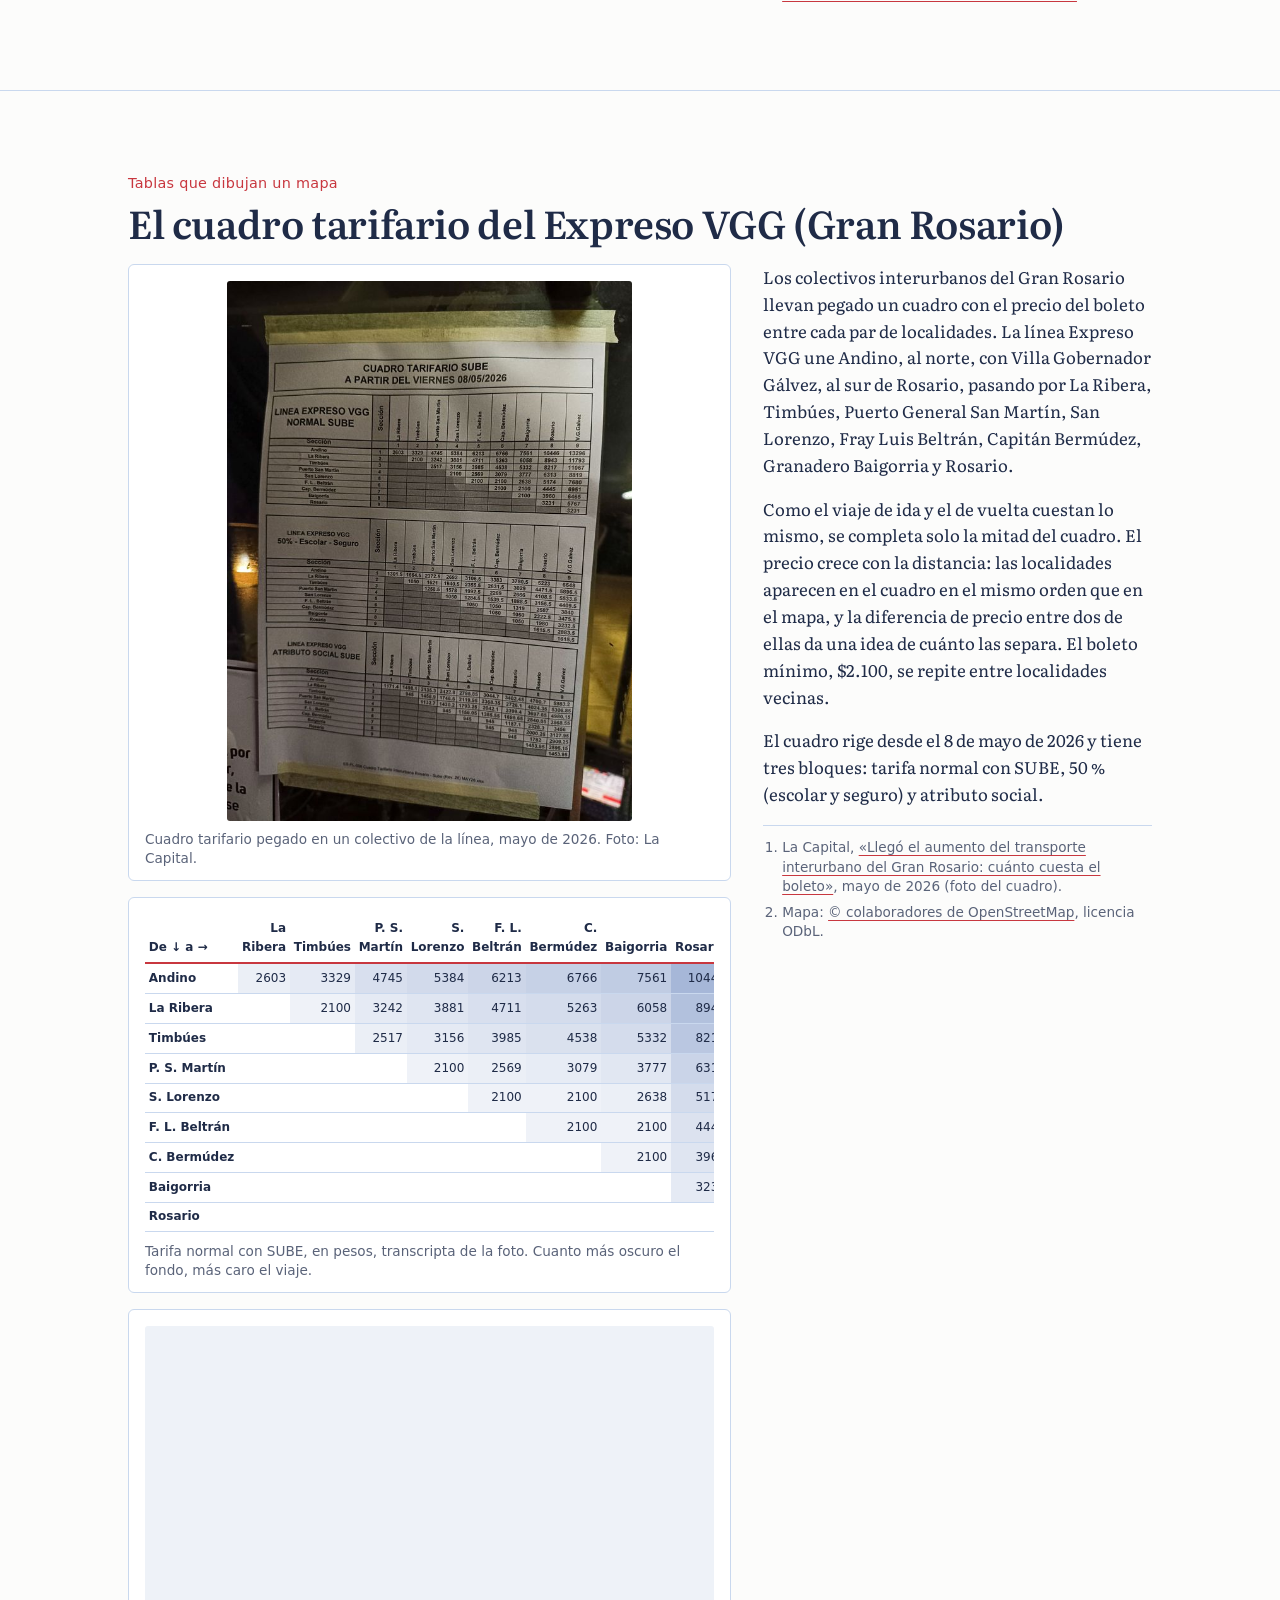
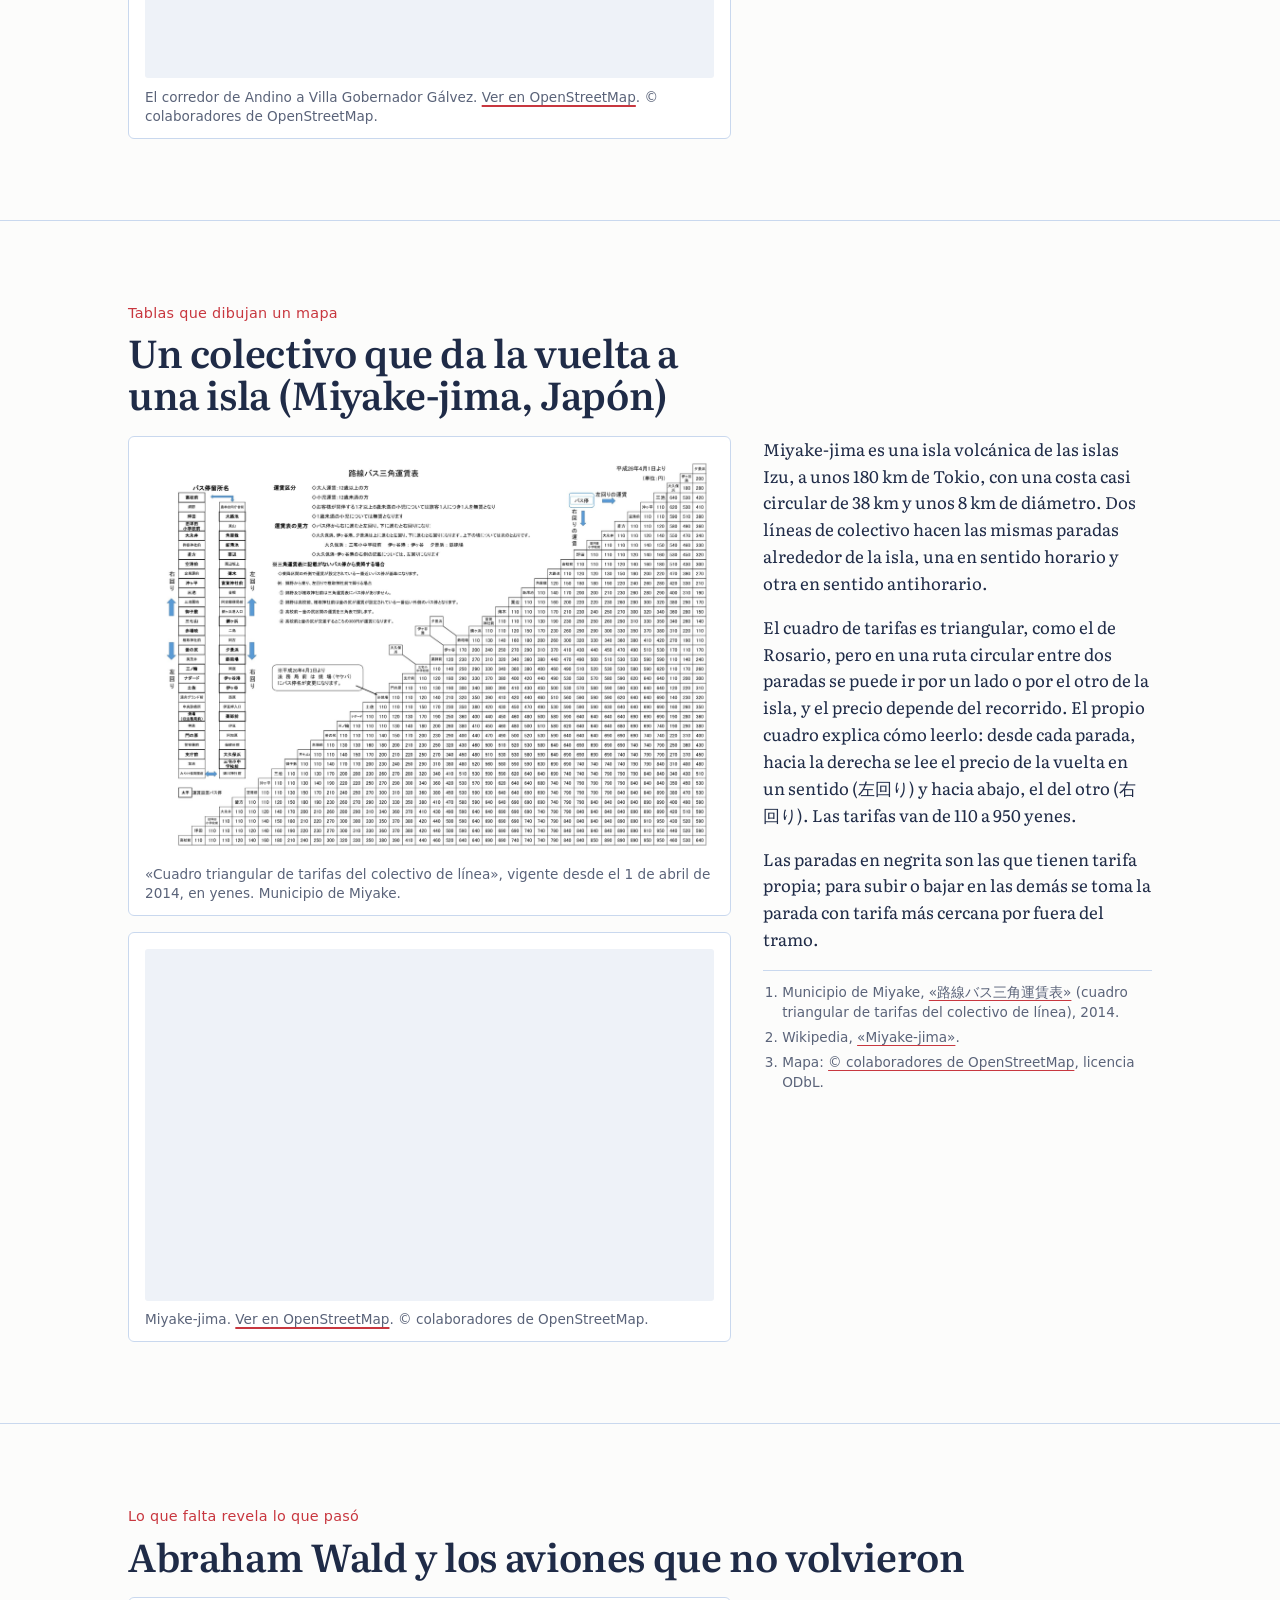
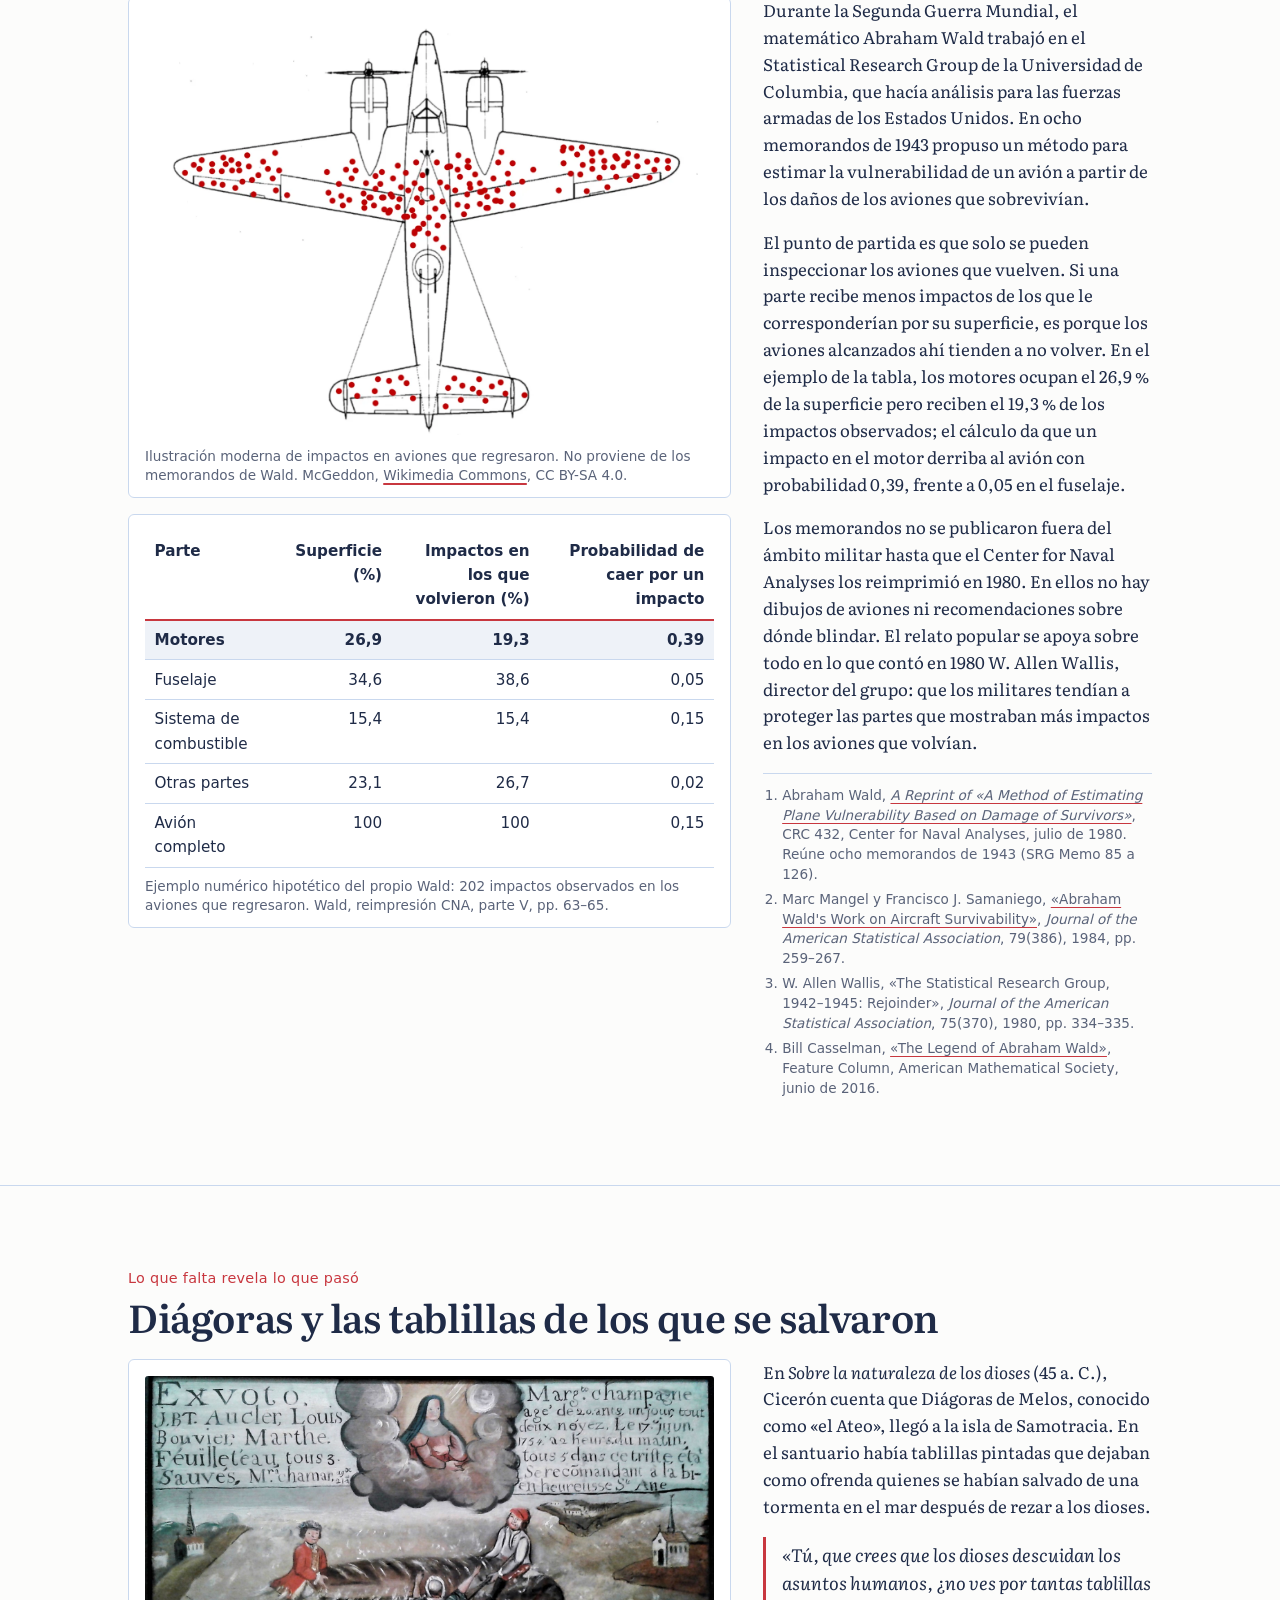
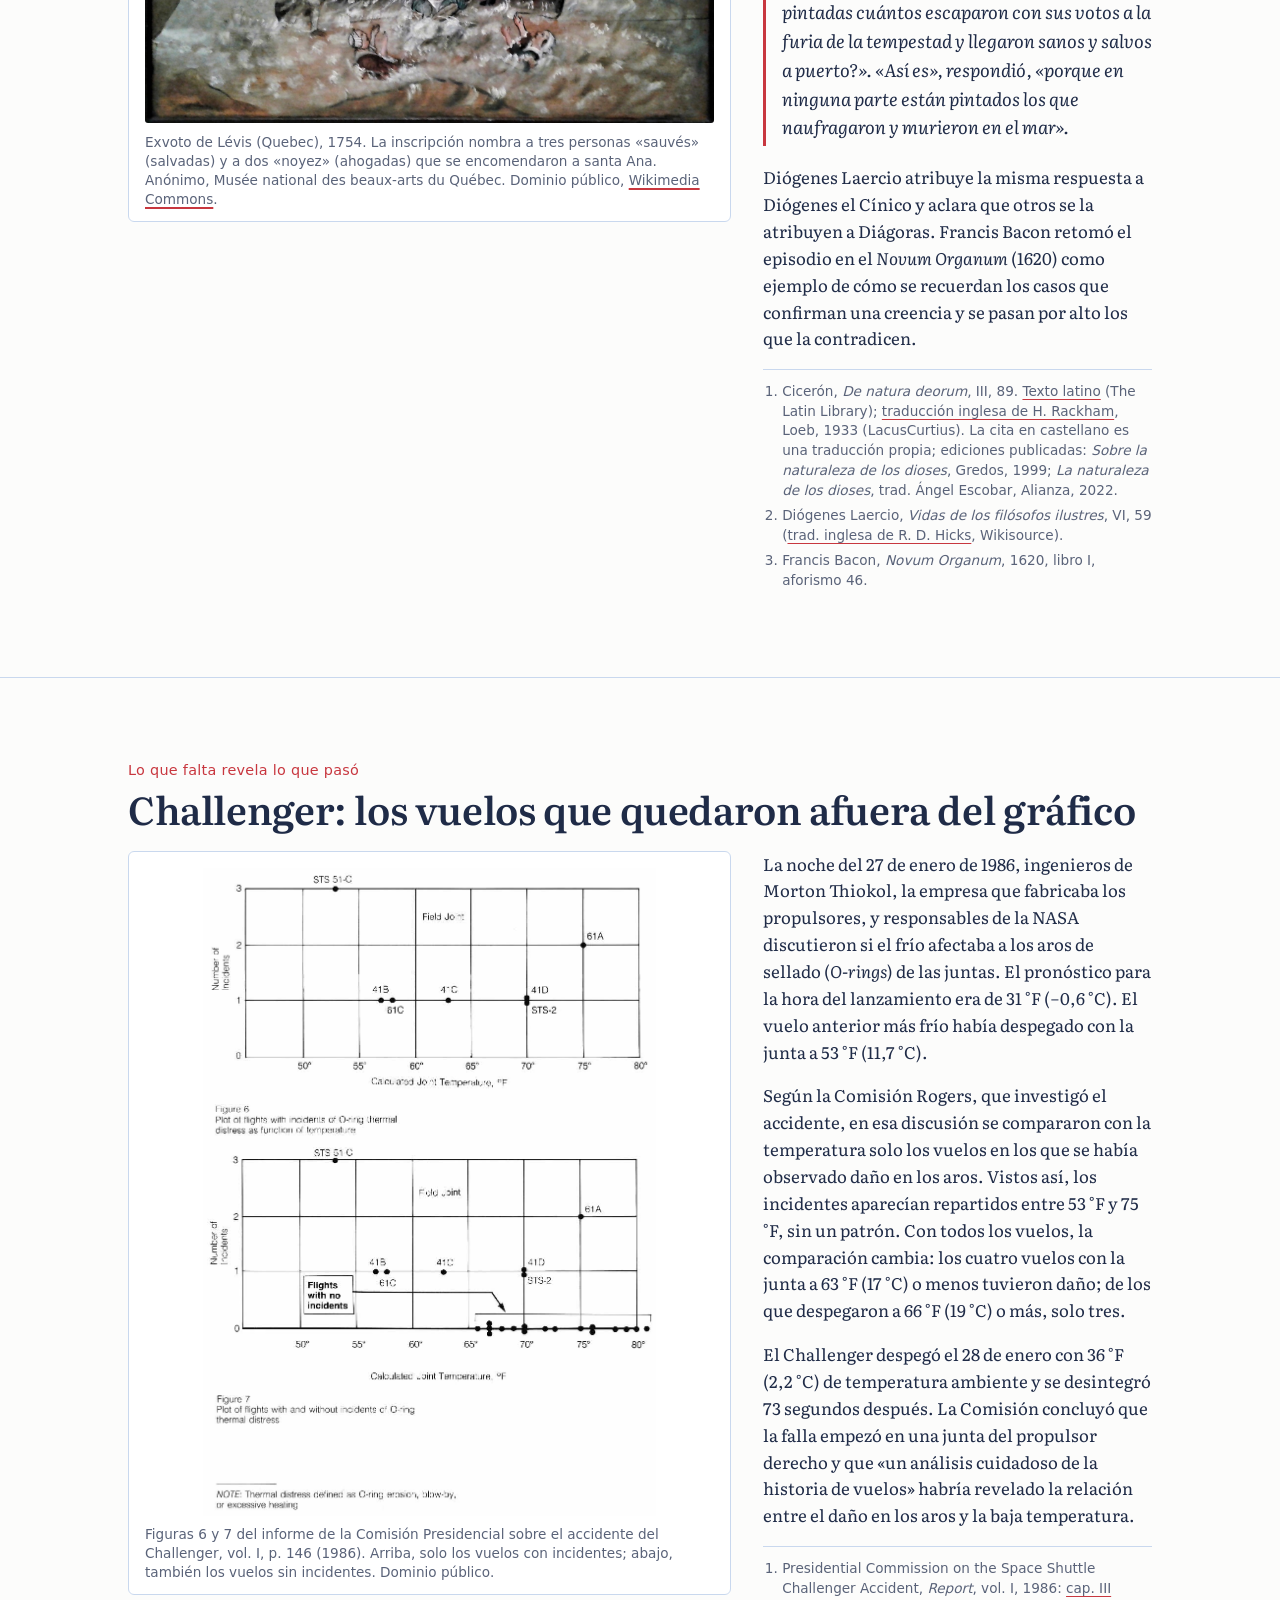
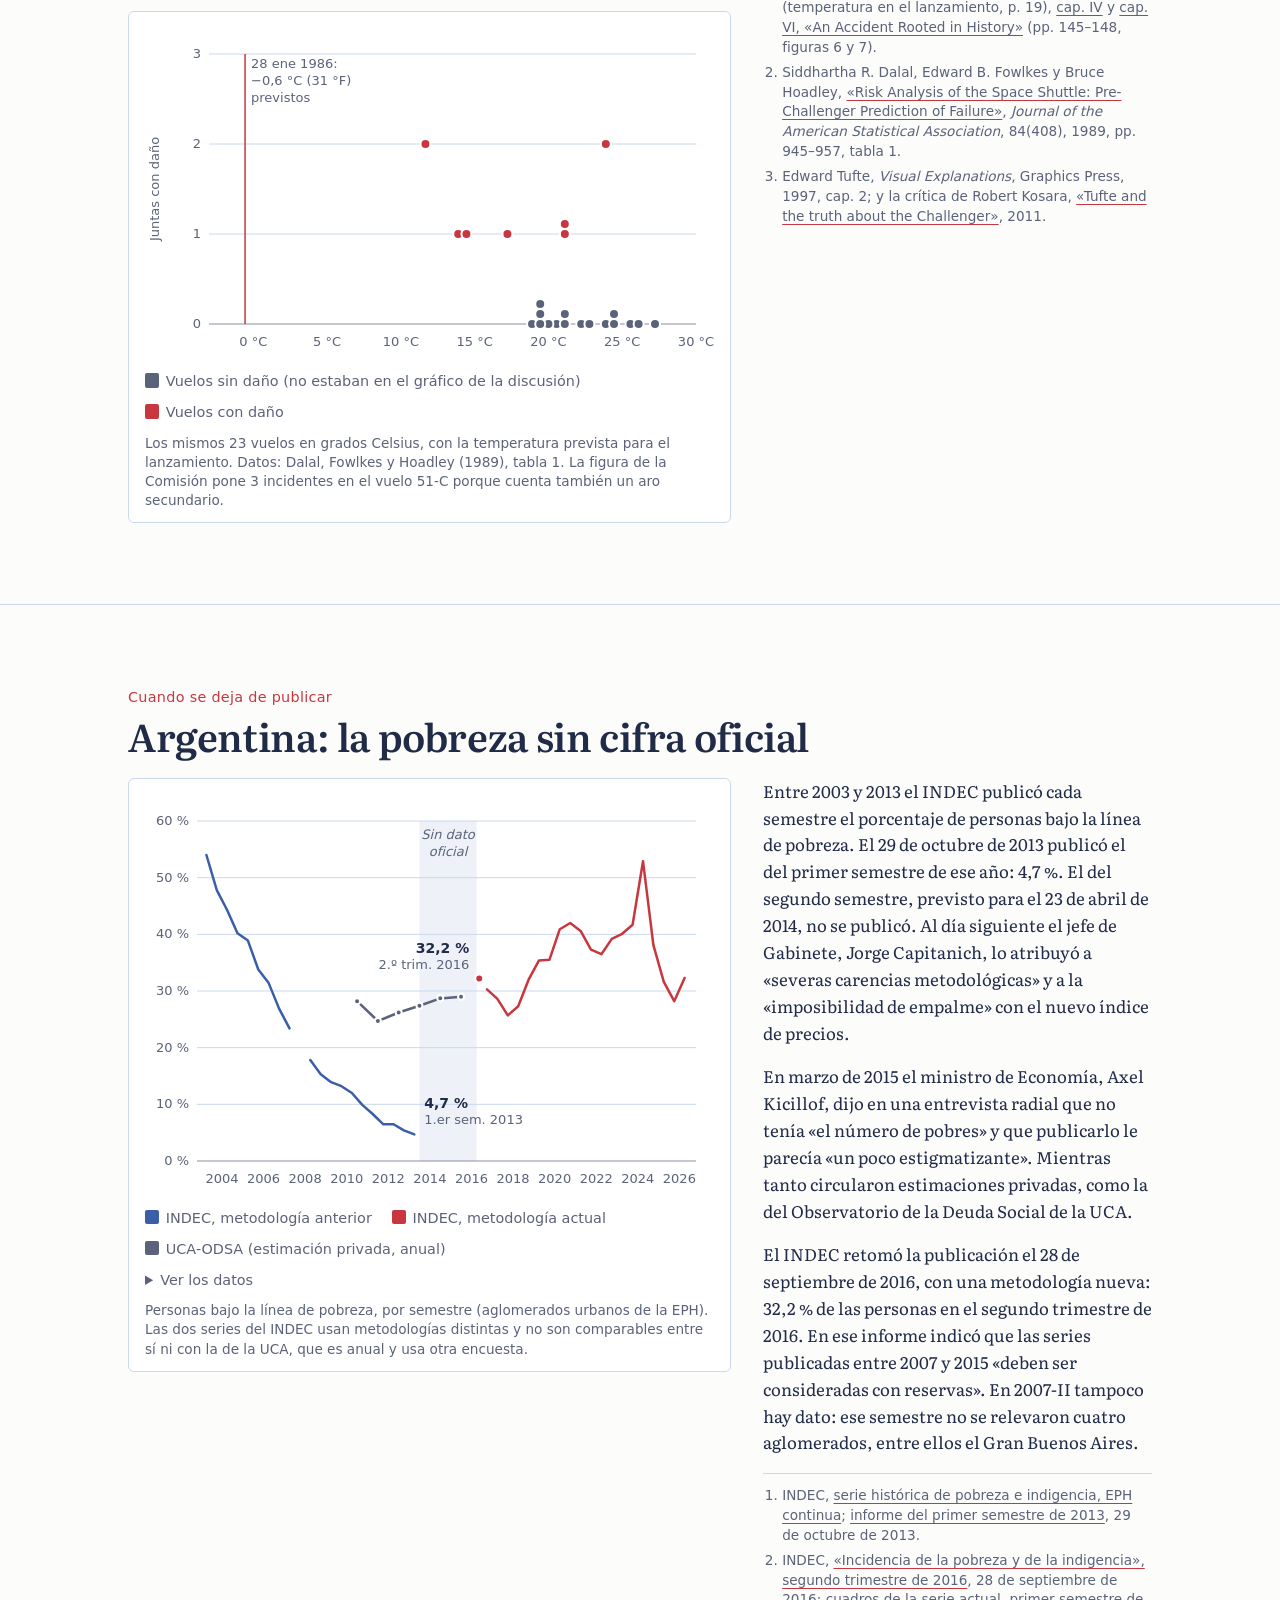
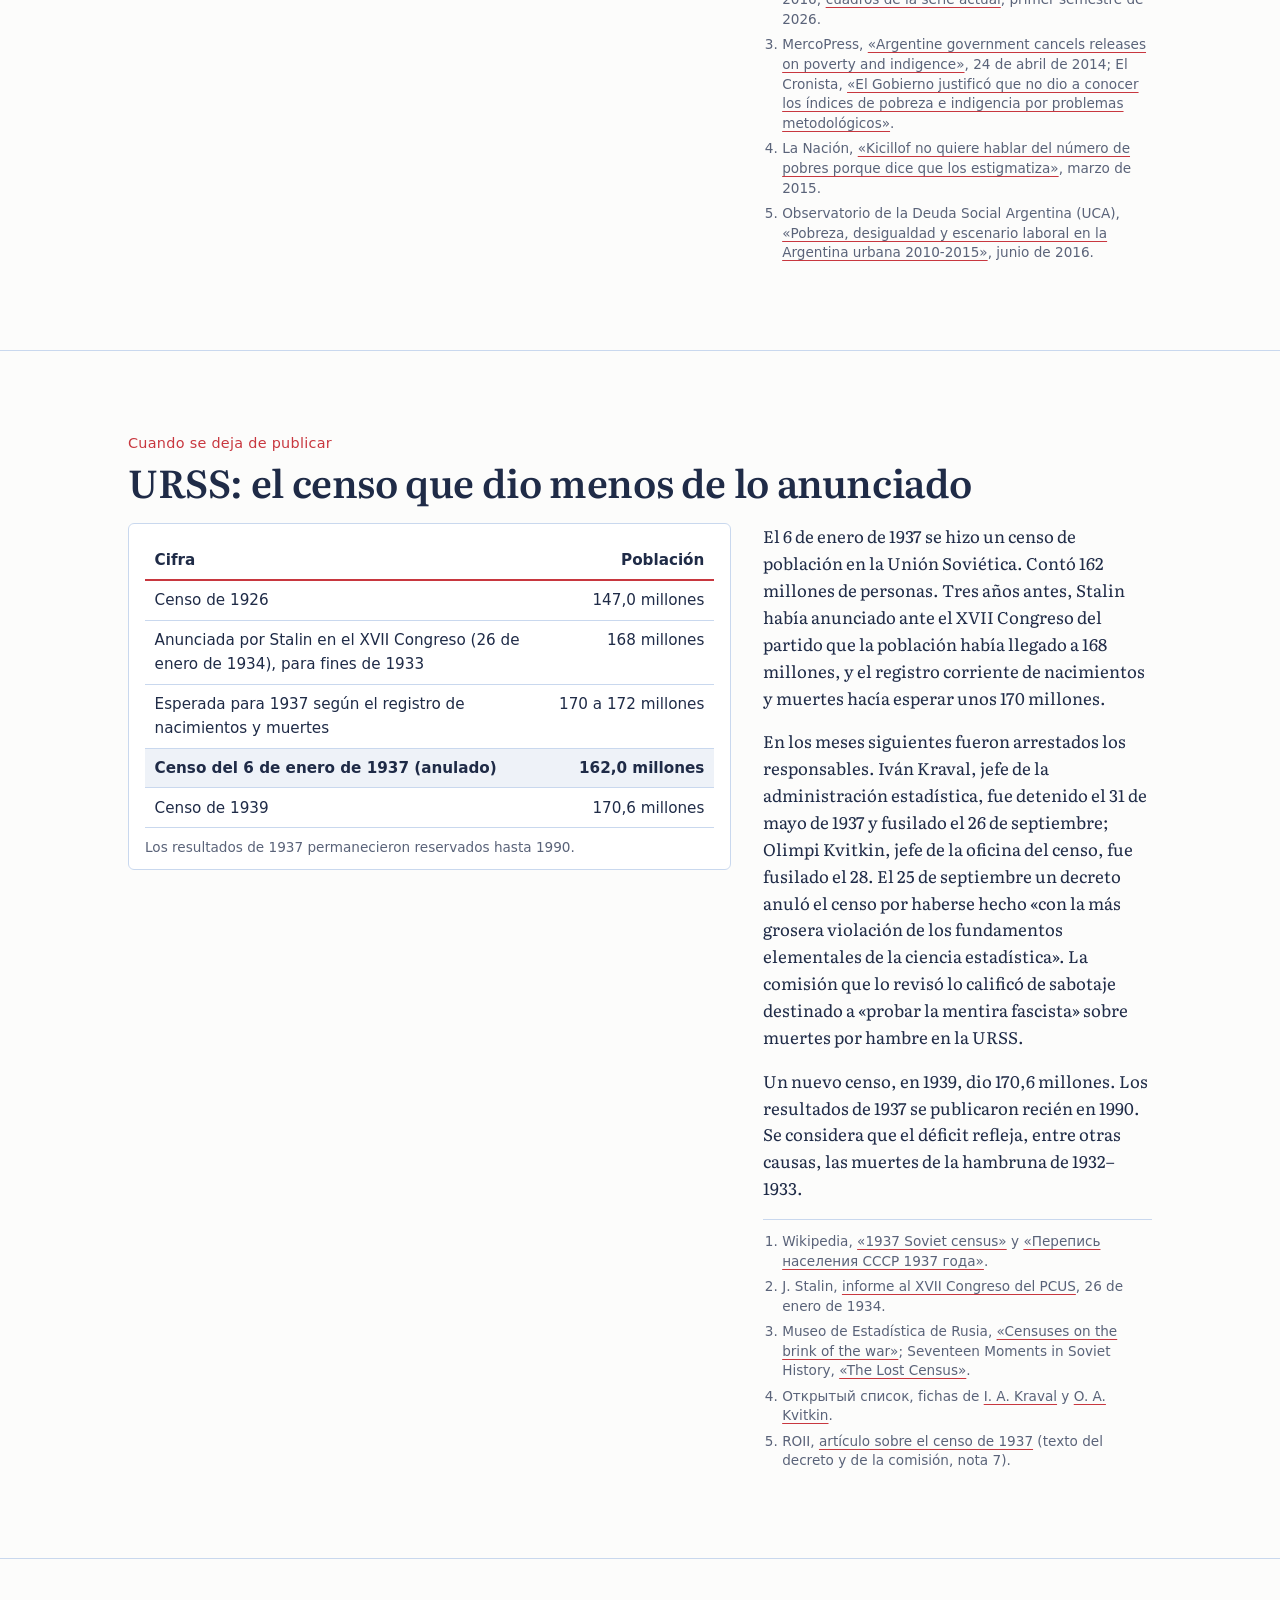
<file: material.html>
<!doctype html>
<html lang="es">
<head>
<meta charset="utf-8">
<meta name="viewport" content="width=device-width, initial-scale=1">
<title>Material de apoyo</title>
<meta name="description" content="Taller de Datos: ejemplos con gráficos, tablas y referencias para la clase.">
<meta name="robots" content="noindex">
<link rel="preconnect" href="https://fonts.googleapis.com">
<link rel="preconnect" href="https://fonts.gstatic.com" crossorigin>
<link href="https://fonts.googleapis.com/css2?family=Literata:ital,opsz,wght@0,7..72,400..700;1,7..72,400&display=swap" rel="stylesheet">
<link rel="stylesheet" href="assets/estilos.css">
<style>
  .rubro { font-family: var(--interfaz); font-size: 0.9rem; color: var(--margen); margin: 0 0 0.4rem; letter-spacing: 0.02em; }
  .item { display: grid; gap: 1.25rem 2rem; grid-template-columns: minmax(0, 1fr); align-items: start; }
  @media (min-width: 62rem) { .item { grid-template-columns: minmax(0, 1.55fr) minmax(0, 1fr); } }
  .item h2 { grid-column: 1 / -1; margin-bottom: 0; }
  .lamina { margin: 0; background: var(--ficha); border: 1px solid var(--pauta); border-radius: 6px; padding: 1rem 1rem 0.75rem; min-width: 0; }
  .lamina img { margin: 0 auto; max-height: 72vh; width: auto; height: auto; border-radius: 3px; }
  .lamina figcaption { font-family: var(--interfaz); font-size: 0.85rem; color: var(--grafito); margin-top: 0.6rem; line-height: 1.4; }
  .lamina + .lamina { margin-top: 1rem; }
  .relato p { font-size: 1.05rem; }
  .relato blockquote { margin: 0 0 1em; padding: 0.25rem 0 0.25rem 1rem; border-left: 3px solid var(--margen); font-style: italic; }
  .referencias { font-family: var(--interfaz); font-size: 0.85rem; color: var(--grafito); line-height: 1.45; margin: 1rem 0 0; padding-left: 1.2rem; border-top: 1px solid var(--pauta); padding-top: 0.75rem; }
  .referencias li { margin-bottom: 0.35rem; overflow-wrap: anywhere; }
  .referencias a { text-decoration-thickness: 1px; }

  .tabla-caja { overflow-x: auto; -webkit-overflow-scrolling: touch; }
  table.datos { border-collapse: collapse; width: 100%; font-family: var(--interfaz); font-size: 0.95rem; font-variant-numeric: tabular-nums; }
  table.datos th, table.datos td { text-align: left; padding: 0.45rem 0.6rem; border-bottom: 1px solid var(--pauta); vertical-align: top; }
  table.datos thead th { border-bottom: 2px solid var(--margen); font-weight: 600; }
  table.datos td.num, table.datos th.num { text-align: right; }
  table.datos td.num { white-space: nowrap; }
  table.datos tr.destacada td { font-weight: 600; background: var(--relleno); }
  table.datos td.falta { color: var(--grafito); font-style: italic; }
  .ver-datos { margin-top: 0.5rem; font-family: var(--interfaz); font-size: 0.9rem; }
  .ver-datos summary { cursor: pointer; color: var(--grafito); }
  .ver-datos .tabla-caja { max-height: 18rem; overflow-y: auto; margin-top: 0.5rem; }

  .indice-material { display: grid; gap: 1.5rem 2rem; grid-template-columns: minmax(0, 1fr); margin-top: 2rem; }
  @media (min-width: 48rem) { .indice-material { grid-template-columns: repeat(2, minmax(0, 1fr)); } }
  @media (min-width: 72rem) { .indice-material { grid-template-columns: repeat(3, minmax(0, 1fr)); } }
  .indice-material h3 { font-size: 1.05rem; margin: 0 0 0.4rem; color: var(--margen); font-family: var(--interfaz); font-weight: 600; }
  .indice-material ol { margin: 0; padding-left: 1.2rem; }
  .indice-material li { margin-bottom: 0.2rem; }

  .cifras { display: grid; gap: 1rem; grid-template-columns: minmax(0, 1fr); }
  @media (min-width: 40rem) { .cifras { grid-template-columns: repeat(2, minmax(0, 1fr)); } }
  .cifra-chica { font-size: clamp(2.5rem, 5vw, 3.75rem); font-weight: 700; line-height: 1; letter-spacing: -0.02em; margin: 0 0 0.35rem; }
  .cifras p:not(.cifra-chica) { font-family: var(--interfaz); font-size: 0.95rem; color: var(--grafito); margin: 0; }

  .barras-anchas li { padding: 0.6rem 0; }
  @media (min-width: 40rem) { .barras-anchas li { grid-template-columns: minmax(11rem, 15rem) 1fr 3.5rem; } }
  .carpetas { list-style: none; margin: 0; padding: 0; display: grid; gap: 0.75rem; grid-template-columns: repeat(auto-fill, minmax(13rem, 1fr)); }
  .carpetas li { position: relative; background: var(--ficha); border: 1px solid var(--pauta); border-radius: 0 6px 6px 6px; padding: 0.9rem 0.9rem 2.2rem; font-family: var(--interfaz); font-size: 0.95rem; line-height: 1.35; }
  .carpetas li::before { content: ""; position: absolute; top: -0.6rem; left: -1px; width: 5rem; height: 0.6rem; background: var(--ficha); border: 1px solid var(--pauta); border-bottom: 0; border-radius: 5px 5px 0 0; }
  .carpetas li::after { content: "vacía"; position: absolute; right: 0.8rem; bottom: 0.6rem; font-size: 0.8rem; color: var(--grafito); font-style: italic; }

  .mapa { display: block; width: 100%; height: 22rem; border: 0; border-radius: 3px; background: var(--relleno); }
  table.tarifas { font-size: 0.75rem; }
  table.tarifas th, table.tarifas td { padding: 0.3rem 0.24rem; }
  .lamina a.ampliar { display: block; cursor: zoom-in; }
  table.tarifas thead th { white-space: normal; vertical-align: bottom; }
  table.tarifas tbody th { font-weight: 600; white-space: nowrap; }

  /* Gráficos (assets/graficos.js) */
  .grafico-lineas { min-width: 0; }
  .g-svg { display: block; font-family: var(--interfaz); overflow: visible; }
  .g-eje { font-size: 13px; fill: var(--grafito); }
  .g-grilla { stroke: var(--pauta); stroke-width: 1; }
  .g-base { stroke: var(--grafito); stroke-width: 1; opacity: 0.7; }
  .g-hueco { fill: var(--relleno); }
  .g-hueco-texto { font-size: 13px; fill: var(--grafito); font-style: italic; }
  .g-vertical { stroke: var(--margen); stroke-width: 1.5; }
  .g-linea { fill: none; stroke-width: 2.5; stroke-linejoin: round; stroke-linecap: round; }
  .g-punto { stroke: var(--ficha); stroke-width: 2; }
  .g-marca { font-size: 14px; font-weight: 600; fill: var(--tinta); }
  .g-marca-sub { font-size: 13px; fill: var(--grafito); }
  .serie-1 .g-linea { stroke: var(--barra); }
  .serie-1 .g-punto, .g-ley.serie-1 { fill: var(--barra); --c: var(--barra); }
  .serie-2 .g-linea { stroke: var(--margen); }
  .serie-2 .g-punto, .g-ley.serie-2 { fill: var(--margen); --c: var(--margen); }
  .serie-3 .g-linea { stroke: var(--grafito); }
  .serie-3 .g-punto, .g-ley.serie-3 { fill: var(--grafito); --c: var(--grafito); }
  .serie-gris .g-linea { stroke: var(--pauta); stroke-width: 3; }
  html.presentar .g-eje, html.presentar .g-marca-sub, html.presentar .g-hueco-texto { font-size: 15px; }
  html.presentar .g-marca { font-size: 16px; }
</style>
</head>
<body>
<header class="cabecera">
  <div class="hoja">
    <a class="marca" href="index.html">Taller de Datos</a>
    <nav aria-label="Docente">
      <a href="material.html" aria-current="page">Material de apoyo</a>
      <a href="en-vivo.html">Consola docente</a>
    </nav>
  </div>
</header>

<main>
  <section class="pantalla" id="inicio">
    <div class="hoja ancha">
      <h1>Material de apoyo</h1>
      <p class="bajada">Ejemplos para la clase: cada uno con su gráfico, tabla o imagen, los hechos en pocas líneas y las fuentes.</p>
      <nav class="indice-material" aria-label="Índice">
        <div>
          <h3>Datos con historia</h3>
          <ol>
            <li><a href="#patentes">Patentes: cuánto dura cada serie</a></li>
            <li><a href="#soja">Lluvia y soja en Pergamino</a></li>
            <li><a href="#cebada">La cebada de Morris</a></li>
            <li><a href="#snow">El mapa del cólera de John Snow</a></li>
            <li><a href="#alabama">Una costa de hace 100 millones de años</a></li>
          </ol>
        </div>
        <div>
          <h3>Tablas que dibujan un mapa</h3>
          <ol>
            <li><a href="#vgg">El cuadro tarifario del Expreso VGG</a></li>
            <li><a href="#miyake">Un colectivo que da la vuelta a una isla</a></li>
          </ol>
        </div>
        <div>
          <h3>Lo que falta revela lo que pasó</h3>
          <ol>
            <li><a href="#wald">Wald y los aviones que no volvieron</a></li>
            <li><a href="#diagoras">Diágoras y las tablillas</a></li>
            <li><a href="#challenger">Challenger: los vuelos que quedaron afuera</a></li>
          </ol>
        </div>
        <div>
          <h3>Cuando se deja de publicar</h3>
          <ol>
            <li><a href="#indec">Argentina: la pobreza sin cifra oficial</a></li>
            <li><a href="#censo">URSS: el censo de 1937</a></li>
            <li><a href="#urss">URSS: la mortalidad infantil</a></li>
            <li><a href="#china">China: el desempleo juvenil</a></li>
            <li><a href="#india">India: la encuesta de consumo</a></li>
            <li><a href="#venezuela">Venezuela: la inflación</a></li>
          </ol>
        </div>
        <div>
          <h3>Los grises del mapa</h3>
          <ol>
            <li><a href="#covid">COVID-19: cero casos o ningún dato</a></li>
            <li><a href="#lancet">Los que no aparecen en ningún registro</a></li>
            <li><a href="#eeuu">Estados Unidos: el mes sin inflación</a></li>
          </ol>
        </div>
        <div>
          <h3>Lo que nadie contaba</h3>
          <ol>
            <li><a href="#femicidios">Femicidios en la Argentina</a></li>
            <li><a href="#mmiwg">Mujeres indígenas desaparecidas</a></li>
            <li><a href="#sen">Las mujeres que faltan</a></li>
            <li><a href="#onuoha">La biblioteca de los datasets que faltan</a></li>
          </ol>
        </div>
      </nav>
    </div>
  </section>

  <section class="pantalla" id="patentes">
    <div class="hoja ancha">
      <p class="rubro">Datos con historia</p>
      <div class="item">
        <h2>Patentes: cuánto tardó en agotarse cada serie</h2>
        <figure class="lamina">
          <div class="grafico-lineas" id="g-patentes"></div>
          <figcaption>Vehículos patentados acumulados desde abril de 2016. Cada punto es el mes aproximado en que empezó a entregarse una serie nueva.</figcaption>
        </figure>
        <div class="relato">
          <p>Desde abril de 2016 los vehículos nuevos en la Argentina llevan patentes del formato Mercosur: dos letras, tres números y dos letras (AA 000 AA). Las patentes se asignan en orden y la última letra es la que cambia primero.</p>
          <p>Cada serie de dos letras iniciales tiene 676.000 combinaciones (1.000 números por 26 × 26 pares de letras finales). Por eso la distancia vertical entre dos puntos es siempre la misma y lo que cambia es el tiempo: entre 8 y 10 meses por serie entre 2016 y 2018, entre 15 y 22 meses entre 2018 y 2024, y 13 meses para la serie AH.</p>
          <p>Las fechas son aproximadas al mes: no hay un registro oficial público del día en que se entregó la primera patente de cada serie. Las motos usan otro formato y no están incluidas.</p>
          <ol class="referencias">
            <li>Wikipedia, <a href="https://es.wikipedia.org/wiki/Matr%C3%ADculas_automovil%C3%ADsticas_de_Argentina">«Matrículas automovilísticas de Argentina»</a>, tabla «Evolución aproximada del patentamiento actual».</li>
            <li>Infobae, <a href="https://www.infobae.com/economia/2026/07/08/las-claves-de-la-patente-como-saber-de-que-ano-es-un-auto-segun-sus-letras/">«Las claves de la patente: cómo saber de qué año es un auto según sus letras»</a>, 8 de julio de 2026.</li>
            <li>El Litoral, <a href="https://www.ellitoral.com/informacion-general/patentes-argentina-vehiculos-patentamiento-chapas-ai-autos-crece-parque-automotor_0_00U0fovsgt.html">«Las patentes argentinas llegaron a "AI" casi sobre el cierre de 2025»</a>, diciembre de 2025.</li>
            <li>Ámbito, <a href="https://www.ambito.com/informacion-general/vas-comprar-un-auto-usado-como-calcular-la-antiguedad-del-vehiculo-mirando-la-patente-n6302418">«Cómo calcular la antigüedad del vehículo mirando la patente»</a>.</li>
          </ol>
        </div>
      </div>
    </div>
  </section>

  <section class="pantalla" id="soja">
    <div class="hoja ancha">
      <p class="rubro">Datos con historia</p>
      <div class="item">
        <h2>Lluvia del verano y rendimiento de la soja en Pergamino</h2>
        <figure class="lamina">
          <div class="grafico-lineas" id="g-soja"></div>
          <figcaption>Una campaña por punto, de 2000/01 a 2024/25. Eje horizontal: lluvia acumulada de diciembre a marzo. Eje vertical: rendimiento de la soja en el departamento.</figcaption>
        </figure>
        <div class="relato">
          <p>El Ministerio de Agricultura publica desde 1941 la superficie sembrada y cosechada, la producción y el rendimiento de la soja de cada departamento del país. La lluvia sale de NASA POWER, que estima el clima de cualquier coordenada a partir de satélites y modelos; no es el registro de una estación.</p>
          <p>De las cinco campañas con menos lluvia entre diciembre y marzo (2022/23, 2017/18, 2020/21, 2003/04 y 2008/09), cuatro están entre las seis de menor rendimiento; la excepción es 2003/04. En 2022/23 llovieron 224 mm, el rendimiento fue de 1.857 kg/ha y se cosecharon 131.202 de las 163.102 hectáreas sembradas.</p>
          <p>El rendimiento también depende de otros factores (variedades, manejo, fecha de siembra) y tiende a subir con los años, así que la lluvia explica una parte de la variación, no toda.</p>
          <ol class="referencias">
            <li>Ministerio de Agricultura, Ganadería y Pesca, <a href="https://datos.gob.ar/dataset/soja-siembra-cosecha-produccion-rendimiento">«Soja: siembra, cosecha, producción y rendimiento»</a>, datos.gob.ar. Departamento de Pergamino, campañas 2000/01 a 2024/25.</li>
            <li>NASA Langley Research Center, <a href="https://power.larc.nasa.gov/">POWER Project</a>, variable PRECTOTCORR mensual en latitud −33,89, longitud −60,57. Consultado el 31 de octubre de 2026.</li>
          </ol>
        </div>
      </div>
    </div>
  </section>

  <section class="pantalla" id="cebada">
    <div class="hoja ancha">
      <p class="rubro">Datos con historia</p>
      <div class="item">
        <h2>La cebada de Morris: un dato que parecía un error</h2>
        <figure class="lamina">
          <div class="grafico-lineas" id="g-cebada"></div>
          <figcaption>Rendimiento promedio de diez variedades de cebada en seis localidades de Minnesota, en bushels por acre (1 bu/ac de cebada ≈ 54 kg/ha).</figcaption>
        </figure>
        <div class="relato">
          <p>En 1931 y 1932 se ensayaron diez variedades de cebada en seis localidades de Minnesota. Los datos, publicados por Immer, Hayes y Powers en 1934, se volvieron un ejemplo clásico de visualización.</p>
          <p>En cinco localidades el rendimiento de 1932 fue menor que el de 1931 en nueve o diez variedades. En Morris fue mayor en las diez. En <i>Visualizing Data</i> (1993), William Cleveland sostuvo que lo más probable era que los años de Morris estuvieran invertidos por error.</p>
          <p>En 2013 Kevin Wright revisó los ensayos de 1927 a 1936 y encontró que en esa época las diferencias entre localidades de un año a otro eran grandes y frecuentes, por sequías, plagas y enfermedades. Concluyó que el resultado de Morris no era sorprendente y que los datos probablemente son correctos. En la serie ampliada faltan los rendimientos de Morris de 1933 y 1934; según las notas del conjunto de datos, por la sequía.</p>
          <ol class="referencias">
            <li>F. R. Immer, H. K. Hayes y L. Powers, <a href="https://doi.org/10.2134/agronj1934.00021962002600050008x">«Statistical determination of barley varietal adaptation»</a>, <i>Journal of the American Society of Agronomy</i>, 26, 1934, pp. 403–419.</li>
            <li>William S. Cleveland, <i>Visualizing Data</i>, Hobart Press, 1993.</li>
            <li>Kevin Wright, <a href="https://doi.org/10.1080/00031305.2013.801783">«Revisiting Immer's barley data»</a>, <i>The American Statistician</i>, 67(3), 2013, pp. 129–133. Resumen: <a href="https://www.r-bloggers.com/2014/07/theres-no-mistake-in-the-barley-data/">«There's no mistake in the barley data»</a>, R-bloggers, 2014.</li>
            <li>Datos: <a href="https://search.r-project.org/CRAN/refmans/agridat/html/minnesota.barley.yield.html">agridat, <code>minnesota.barley.yield</code></a>; versión 1931–1932 en <code>lattice::barley</code> y en <a href="https://cdn.jsdelivr.net/npm/vega-datasets@2.8.0/data/barley.json">vega-datasets</a>.</li>
          </ol>
        </div>
      </div>
    </div>
  </section>

  <section class="pantalla" id="snow">
    <div class="hoja ancha">
      <p class="rubro">Datos con historia</p>
      <div class="item">
        <h2>El mapa del cólera de John Snow (Londres, 1854)</h2>
        <div>
        <figure class="lamina">
          <a class="ampliar" href="assets/img/snow-colera-1854.jpg" target="_blank" rel="noopener"><img src="assets/img/snow-colera-1854.jpg" alt="Mapa de las calles del Soho, en Londres, con las bombas de agua marcadas con cruces y cada muerte por cólera con un punto; los puntos se concentran alrededor de la bomba de Broad Street." width="889" height="869" loading="lazy"></a>
          <figcaption>Versión del mapa de John Snow de las muertes por cólera alrededor de Broad Street, publicado en <i>On the Mode of Communication of Cholera</i>, 2.ª ed., 1855. Dominio público, <a href="https://commons.wikimedia.org/wiki/File:Snow-cholera-map.jpg">Wikimedia Commons</a>.</figcaption>
        </figure>
        <figure class="lamina">
          <div class="grafico-lineas" id="g-snow"></div>
          <figcaption>Ataques fatales por día, según la tabla de Snow. A los 571 con fecha se suman 45 sin fecha: 616 muertes en total.</figcaption>
        </figure>
        </div>
        <div class="relato">
          <p>El 31 de agosto de 1854 empezó un brote de cólera en el Soho, en Londres. Según el médico John Snow, en un radio de unos 230 metros hubo más de quinientos ataques fatales en diez días. Snow marcó cada muerte en un mapa, frente a la casa donde ocurrió, junto con las bombas públicas de agua. Las muertes se concentraban alrededor de la bomba de Broad Street.</p>
          <p>Snow también anotó dónde casi no hubo muertes. En el asilo de Poland Street, rodeado por casas con víctimas, murieron 5 de sus 535 internos: el asilo tenía un pozo propio. En la cervecería de Broad Street, ninguno de sus más de setenta trabajadores tuvo cólera grave: tomaban cerveza y la cervecería también tenía su pozo.</p>
          <p>El 7 de septiembre Snow presentó sus observaciones a las autoridades de la parroquia de St. James y al día siguiente se retiró la manija de la bomba. Según la tabla del propio Snow, los casos nuevos ya venían bajando: 143 el 1 de septiembre y 12 el día 8.</p>
          <ol class="referencias">
            <li>John Snow, <a href="https://www.gutenberg.org/ebooks/72894"><i>On the Mode of Communication of Cholera</i></a>, 2.ª ed., Londres, John Churchill, 1855 (Proyecto Gutenberg).</li>
            <li>Centers for Disease Control and Prevention, <a href="https://www.cdc.gov/mmwr/preview/mmwrhtml/mm5334a1.htm">«150th Anniversary of John Snow and the Pump Handle»</a>, <i>MMWR</i>, 53(34), 2004.</li>
            <li>Museum of London, <a href="https://www.londonmuseum.org.uk/collections/london-stories/john-snow-cholera-broad-street-pump/">«John Snow: Cholera & the Broad Street pump»</a>.</li>
          </ol>
        </div>
      </div>
    </div>
  </section>

  <section class="pantalla" id="alabama">
    <div class="hoja ancha">
      <p class="rubro">Datos con historia</p>
      <div class="item">
        <h2>Una costa de hace 100 millones de años y las elecciones en Alabama</h2>
        <figure class="lamina">
          <a class="ampliar" href="assets/img/alabama-starkey.webp" target="_blank" rel="noopener"><img src="assets/img/alabama-starkey.webp" alt="Seis mapas de Alabama en secuencia: sedimentos del Cretácico, suelo de la pradera negra, tamaño de las granjas en 2007, población esclavizada en 1860, población negra en 2010 y resultados electorales de 2020. La misma franja central se repite en todos." width="1394" height="1394" loading="lazy"></a>
          <figcaption>Starkey Comics, «How a coastline 100 million years ago influences modern election results in Alabama», 2021. Imagen con derechos de su autor, reproducida con fines educativos.</figcaption>
        </figure>
        <div class="relato">
          <p>La infografía pone en secuencia seis mapas de Alabama hechos con fuentes distintas: el Servicio Geológico de Alabama, un mapa de suelos de 1984, el tamaño medio de las granjas en 2007, un mapa de 1861 con datos del censo de 1860, el censo de 2010 y los resultados electorales de 2020.</p>
          <p>Hace unos 100 millones de años, durante el Cretácico, la costa pasaba por el centro del actual Alabama y dejó sedimentos que formaron un suelo oscuro y fértil, la llamada pradera negra (<i>Black Belt</i>). En esa franja se concentraron las plantaciones de algodón y la población esclavizada en 1860; en 2010 la mayoría de la población negra seguía viviendo ahí, y en 2020 esos condados votaron mayoritariamente al Partido Demócrata.</p>
          <p>La relación ya había sido señalada por el biólogo marino Craig McClain en 2012, para una franja de condados de varios estados del sur. Los mapas muestran coincidencias espaciales a lo largo del tiempo; cada paso de la cadena se apoya en investigaciones históricas, no solo en la superposición de los mapas.</p>
          <ol class="referencias">
            <li>Starkey Comics, <a href="https://starkeycomics.com/2021/06/11/how-a-coastline-100-million-years-ago-influences-modern-election-results-in-alabama/">«How a coastline 100 million years ago influences modern election results in Alabama»</a>, 11 de junio de 2021.</li>
            <li>Craig McClain, <a href="https://craigmcclain.com/?p=326">«How presidential elections are impacted by a 100 million year old coastline»</a>, 12 de octubre de 2012 (versión de una nota publicada en <i>Deep-Sea News</i> en junio de 2012).</li>
            <li>Smithsonian Magazine, <a href="https://www.smithsonianmag.com/smart-news/obama-could-win-2012-because-the-south-used-to-be-underwater-28850/">«Obama could win 2012 because the South used to be underwater»</a>, 2012.</li>
          </ol>
        </div>
      </div>
    </div>
  </section>

  <section class="pantalla" id="vgg">
    <div class="hoja ancha">
      <p class="rubro">Tablas que dibujan un mapa</p>
      <div class="item">
        <h2>El cuadro tarifario del Expreso VGG (Gran Rosario)</h2>
        <div>
        <figure class="lamina">
          <a class="ampliar" href="assets/img/cuadro-expreso-vgg-2026.jpg" target="_blank" rel="noopener"><img src="assets/img/cuadro-expreso-vgg-2026.jpg" alt="Hoja pegada en el vidrio de un colectivo con el cuadro tarifario SUBE de la línea Expreso VGG desde el 8 de mayo de 2026: tres tablas triangulares con los precios entre diez localidades." width="642" height="856" loading="lazy" style="max-height:60vh"></a>
          <figcaption>Cuadro tarifario pegado en un colectivo de la línea, mayo de 2026. Foto: La Capital.</figcaption>
        </figure>
        <figure class="lamina">
          <div class="tabla-caja"><table class="datos tarifas" id="t-vgg"></table></div>
          <figcaption>Tarifa normal con SUBE, en pesos, transcripta de la foto. Cuanto más oscuro el fondo, más caro el viaje.</figcaption>
        </figure>
        <figure class="lamina">
          <iframe class="mapa" title="Mapa del corredor entre Andino y Villa Gobernador Gálvez" src="https://www.openstreetmap.org/export/embed.html?bbox=-61.02%2C-33.08%2C-60.55%2C-32.62&amp;layer=mapnik" loading="lazy"></iframe>
          <figcaption>El corredor de Andino a Villa Gobernador Gálvez. <a href="https://www.openstreetmap.org/#map=10/-32.85/-60.78">Ver en OpenStreetMap</a>. © colaboradores de OpenStreetMap.</figcaption>
        </figure>
        </div>
        <div class="relato">
          <p>Los colectivos interurbanos del Gran Rosario llevan pegado un cuadro con el precio del boleto entre cada par de localidades. La línea Expreso VGG une Andino, al norte, con Villa Gobernador Gálvez, al sur de Rosario, pasando por La Ribera, Timbúes, Puerto General San Martín, San Lorenzo, Fray Luis Beltrán, Capitán Bermúdez, Granadero Baigorria y Rosario.</p>
          <p>Como el viaje de ida y el de vuelta cuestan lo mismo, se completa solo la mitad del cuadro. El precio crece con la distancia: las localidades aparecen en el cuadro en el mismo orden que en el mapa, y la diferencia de precio entre dos de ellas da una idea de cuánto las separa. El boleto mínimo, $2.100, se repite entre localidades vecinas.</p>
          <p>El cuadro rige desde el 8 de mayo de 2026 y tiene tres bloques: tarifa normal con SUBE, 50 % (escolar y seguro) y atributo social.</p>
          <ol class="referencias">
            <li>La Capital, <a href="https://www.lacapital.com.ar/la-ciudad/llego-el-aumento-del-transporte-interurbano-del-gran-rosario-cuanto-cuesta-el-boleto-n10258250.html">«Llegó el aumento del transporte interurbano del Gran Rosario: cuánto cuesta el boleto»</a>, mayo de 2026 (foto del cuadro).</li>
            <li>Mapa: <a href="https://www.openstreetmap.org/copyright">© colaboradores de OpenStreetMap</a>, licencia ODbL.</li>
          </ol>
        </div>
      </div>
    </div>
  </section>

  <section class="pantalla" id="miyake">
    <div class="hoja ancha">
      <p class="rubro">Tablas que dibujan un mapa</p>
      <div class="item">
        <h2>Un colectivo que da la vuelta a una isla (Miyake-jima, Japón)</h2>
        <div>
        <figure class="lamina">
          <a class="ampliar" href="assets/img/cuadro-miyake-2014.jpg" target="_blank" rel="noopener"><img src="assets/img/cuadro-miyake-2014.jpg" alt="Cuadro tarifario triangular en japonés con unas cuarenta paradas de colectivo y precios en yenes entre 110 y 950, con flechas que indican los dos sentidos de giro." width="2400" height="1697" loading="lazy"></a>
          <figcaption>«Cuadro triangular de tarifas del colectivo de línea», vigente desde el 1 de abril de 2014, en yenes. Municipio de Miyake.</figcaption>
        </figure>
        <figure class="lamina">
          <iframe class="mapa" title="Mapa de la isla de Miyake-jima" src="https://www.openstreetmap.org/export/embed.html?bbox=139.46%2C34.03%2C139.60%2C34.13&amp;layer=mapnik" loading="lazy"></iframe>
          <figcaption>Miyake-jima. <a href="https://www.openstreetmap.org/#map=13/34.08/139.53">Ver en OpenStreetMap</a>. © colaboradores de OpenStreetMap.</figcaption>
        </figure>
        </div>
        <div class="relato">
          <p>Miyake-jima es una isla volcánica de las islas Izu, a unos 180 km de Tokio, con una costa casi circular de 38 km y unos 8 km de diámetro. Dos líneas de colectivo hacen las mismas paradas alrededor de la isla, una en sentido horario y otra en sentido antihorario.</p>
          <p>El cuadro de tarifas es triangular, como el de Rosario, pero en una ruta circular entre dos paradas se puede ir por un lado o por el otro de la isla, y el precio depende del recorrido. El propio cuadro explica cómo leerlo: desde cada parada, hacia la derecha se lee el precio de la vuelta en un sentido (左回り) y hacia abajo, el del otro (右回り). Las tarifas van de 110 a 950 yenes.</p>
          <p>Las paradas en negrita son las que tienen tarifa propia; para subir o bajar en las demás se toma la parada con tarifa más cercana por fuera del tramo.</p>
          <ol class="referencias">
            <li>Municipio de Miyake, <a href="https://www.vill.miyake.tokyo.jp/iryou_shinryoujo/files/sannkakuunnchinn.pdf">«路線バス三角運賃表»</a> (cuadro triangular de tarifas del colectivo de línea), 2014.</li>
            <li>Wikipedia, <a href="https://en.wikipedia.org/wiki/Miyake-jima">«Miyake-jima»</a>.</li>
            <li>Mapa: <a href="https://www.openstreetmap.org/copyright">© colaboradores de OpenStreetMap</a>, licencia ODbL.</li>
          </ol>
        </div>
      </div>
    </div>
  </section>

  <section class="pantalla" id="wald">
    <div class="hoja ancha">
      <p class="rubro">Lo que falta revela lo que pasó</p>
      <div class="item">
        <h2>Abraham Wald y los aviones que no volvieron</h2>
        <div>
        <figure class="lamina">
          <img src="assets/img/wald-avion.webp" alt="Silueta de un bombardero bimotor visto desde arriba, con puntos rojos en las alas, el centro del fuselaje y la cola, y sin puntos en los motores, la cabina ni la parte trasera del fuselaje." width="1400" height="1043" loading="lazy">
          <figcaption>Ilustración moderna de impactos en aviones que regresaron. No proviene de los memorandos de Wald. McGeddon, <a href="https://commons.wikimedia.org/wiki/File:Survivorship-bias.png">Wikimedia Commons</a>, CC BY-SA 4.0.</figcaption>
        </figure>
        <figure class="lamina">
          <div class="tabla-caja">
            <table class="datos">
              <thead><tr><th>Parte</th><th class="num">Superficie (%)</th><th class="num">Impactos en los que volvieron (%)</th><th class="num">Probabilidad de caer por un impacto</th></tr></thead>
              <tbody>
                <tr class="destacada"><td>Motores</td><td class="num">26,9</td><td class="num">19,3</td><td class="num">0,39</td></tr>
                <tr><td>Fuselaje</td><td class="num">34,6</td><td class="num">38,6</td><td class="num">0,05</td></tr>
                <tr><td>Sistema de combustible</td><td class="num">15,4</td><td class="num">15,4</td><td class="num">0,15</td></tr>
                <tr><td>Otras partes</td><td class="num">23,1</td><td class="num">26,7</td><td class="num">0,02</td></tr>
                <tr><td>Avión completo</td><td class="num">100</td><td class="num">100</td><td class="num">0,15</td></tr>
              </tbody>
            </table>
          </div>
          <figcaption>Ejemplo numérico hipotético del propio Wald: 202 impactos observados en los aviones que regresaron. Wald, reimpresión CNA, parte V, pp. 63–65.</figcaption>
        </figure>
        </div>
        <div class="relato">
          <p>Durante la Segunda Guerra Mundial, el matemático Abraham Wald trabajó en el Statistical Research Group de la Universidad de Columbia, que hacía análisis para las fuerzas armadas de los Estados Unidos. En ocho memorandos de 1943 propuso un método para estimar la vulnerabilidad de un avión a partir de los daños de los aviones que sobrevivían.</p>
          <p>El punto de partida es que solo se pueden inspeccionar los aviones que vuelven. Si una parte recibe menos impactos de los que le corresponderían por su superficie, es porque los aviones alcanzados ahí tienden a no volver. En el ejemplo de la tabla, los motores ocupan el 26,9 % de la superficie pero reciben el 19,3 % de los impactos observados; el cálculo da que un impacto en el motor derriba al avión con probabilidad 0,39, frente a 0,05 en el fuselaje.</p>
          <p>Los memorandos no se publicaron fuera del ámbito militar hasta que el Center for Naval Analyses los reimprimió en 1980. En ellos no hay dibujos de aviones ni recomendaciones sobre dónde blindar. El relato popular se apoya sobre todo en lo que contó en 1980 W. Allen Wallis, director del grupo: que los militares tendían a proteger las partes que mostraban más impactos en los aviones que volvían.</p>
          <ol class="referencias">
            <li>Abraham Wald, <a href="https://apps.dtic.mil/sti/citations/ADA091073"><i>A Reprint of «A Method of Estimating Plane Vulnerability Based on Damage of Survivors»</i></a>, CRC 432, Center for Naval Analyses, julio de 1980. Reúne ocho memorandos de 1943 (SRG Memo 85 a 126).</li>
            <li>Marc Mangel y Francisco J. Samaniego, <a href="https://doi.org/10.1080/01621459.1984.10478038">«Abraham Wald's Work on Aircraft Survivability»</a>, <i>Journal of the American Statistical Association</i>, 79(386), 1984, pp. 259–267.</li>
            <li>W. Allen Wallis, «The Statistical Research Group, 1942–1945: Rejoinder», <i>Journal of the American Statistical Association</i>, 75(370), 1980, pp. 334–335.</li>
            <li>Bill Casselman, <a href="https://www.ams.org/publicoutreach/feature-column/fc-2016-06">«The Legend of Abraham Wald»</a>, Feature Column, American Mathematical Society, junio de 2016.</li>
          </ol>
        </div>
      </div>
    </div>
  </section>

  <section class="pantalla" id="diagoras">
    <div class="hoja ancha">
      <p class="rubro">Lo que falta revela lo que pasó</p>
      <div class="item">
        <h2>Diágoras y las tablillas de los que se salvaron</h2>
        <figure class="lamina">
          <img src="assets/img/exvoto-levis-1754.jpg" alt="Pintura votiva: en un río agitado, dos hombres sostienen a una persona junto a un bote volcado mientras otras dos flotan en el agua. Arriba, santa Ana entre nubes y una inscripción en francés." width="1646" height="1006" loading="lazy">
          <figcaption>Exvoto de Lévis (Quebec), 1754. La inscripción nombra a tres personas «sauvés» (salvadas) y a dos «noyez» (ahogadas) que se encomendaron a santa Ana. Anónimo, Musée national des beaux-arts du Québec. Dominio público, <a href="https://commons.wikimedia.org/wiki/File:Ex-voto_des_trois_naufrages_de_Levis_-_1754.jpg">Wikimedia Commons</a>.</figcaption>
        </figure>
        <div class="relato">
          <p>En <i>Sobre la naturaleza de los dioses</i> (45 a. C.), Cicerón cuenta que Diágoras de Melos, conocido como «el Ateo», llegó a la isla de Samotracia. En el santuario había tablillas pintadas que dejaban como ofrenda quienes se habían salvado de una tormenta en el mar después de rezar a los dioses.</p>
          <blockquote>«Tú, que crees que los dioses descuidan los asuntos humanos, ¿no ves por tantas tablillas pintadas cuántos escaparon con sus votos a la furia de la tempestad y llegaron sanos y salvos a puerto?». «Así es», respondió, «porque en ninguna parte están pintados los que naufragaron y murieron en el mar».</blockquote>
          <p>Diógenes Laercio atribuye la misma respuesta a Diógenes el Cínico y aclara que otros se la atribuyen a Diágoras. Francis Bacon retomó el episodio en el <i>Novum Organum</i> (1620) como ejemplo de cómo se recuerdan los casos que confirman una creencia y se pasan por alto los que la contradicen.</p>
          <ol class="referencias">
            <li>Cicerón, <i>De natura deorum</i>, III, 89. <a href="https://www.thelatinlibrary.com/cicero/nd3.shtml">Texto latino</a> (The Latin Library); <a href="https://penelope.uchicago.edu/Thayer/E/Roman/Texts/Cicero/de_Natura_Deorum/3B*.html">traducción inglesa de H. Rackham</a>, Loeb, 1933 (LacusCurtius). La cita en castellano es una traducción propia; ediciones publicadas: <i>Sobre la naturaleza de los dioses</i>, Gredos, 1999; <i>La naturaleza de los dioses</i>, trad. Ángel Escobar, Alianza, 2022.</li>
            <li>Diógenes Laercio, <i>Vidas de los filósofos ilustres</i>, VI, 59 (<a href="https://en.wikisource.org/wiki/Lives_of_the_Eminent_Philosophers/Book_VI">trad. inglesa de R. D. Hicks</a>, Wikisource).</li>
            <li>Francis Bacon, <i>Novum Organum</i>, 1620, libro I, aforismo 46.</li>
          </ol>
        </div>
      </div>
    </div>
  </section>
  <section class="pantalla" id="challenger">
    <div class="hoja ancha">
      <p class="rubro">Lo que falta revela lo que pasó</p>
      <div class="item">
        <h2>Challenger: los vuelos que quedaron afuera del gráfico</h2>
        <div>
        <figure class="lamina">
          <a class="ampliar" href="assets/img/rogers-figuras-6-7.jpg" target="_blank" rel="noopener"><img src="assets/img/rogers-figuras-6-7.jpg" alt="Dos gráficos de incidentes en los aros de sellado según la temperatura de la junta. Arriba, solo los siete vuelos con incidentes, repartidos entre 53 y 75 grados Fahrenheit. Abajo, los mismos más los vuelos sin incidentes, todos entre 66 y 81 grados." width="921" height="1317" loading="lazy"></a>
          <figcaption>Figuras 6 y 7 del informe de la Comisión Presidencial sobre el accidente del Challenger, vol. I, p. 146 (1986). Arriba, solo los vuelos con incidentes; abajo, también los vuelos sin incidentes. Dominio público.</figcaption>
        </figure>
        <figure class="lamina">
          <div class="grafico-lineas" id="g-challenger"></div>
          <figcaption>Los mismos 23 vuelos en grados Celsius, con la temperatura prevista para el lanzamiento. Datos: Dalal, Fowlkes y Hoadley (1989), tabla 1. La figura de la Comisión pone 3 incidentes en el vuelo 51-C porque cuenta también un aro secundario.</figcaption>
        </figure>
        </div>
        <div class="relato">
          <p>La noche del 27 de enero de 1986, ingenieros de Morton Thiokol, la empresa que fabricaba los propulsores, y responsables de la NASA discutieron si el frío afectaba a los aros de sellado (<i>O-rings</i>) de las juntas. El pronóstico para la hora del lanzamiento era de 31 °F (−0,6 °C). El vuelo anterior más frío había despegado con la junta a 53 °F (11,7 °C).</p>
          <p>Según la Comisión Rogers, que investigó el accidente, en esa discusión se compararon con la temperatura solo los vuelos en los que se había observado daño en los aros. Vistos así, los incidentes aparecían repartidos entre 53 °F y 75 °F, sin un patrón. Con todos los vuelos, la comparación cambia: los cuatro vuelos con la junta a 63 °F (17 °C) o menos tuvieron daño; de los que despegaron a 66 °F (19 °C) o más, solo tres.</p>
          <p>El Challenger despegó el 28 de enero con 36 °F (2,2 °C) de temperatura ambiente y se desintegró 73 segundos después. La Comisión concluyó que la falla empezó en una junta del propulsor derecho y que «un análisis cuidadoso de la historia de vuelos» habría revelado la relación entre el daño en los aros y la baja temperatura.</p>
          <ol class="referencias">
            <li>Presidential Commission on the Space Shuttle Challenger Accident, <i>Report</i>, vol. I, 1986: <a href="https://history.nasa.gov/rogersrep/v1ch3.htm">cap. III</a> (temperatura en el lanzamiento, p. 19), <a href="https://history.nasa.gov/rogersrep/v1ch4.htm">cap. IV</a> y <a href="https://history.nasa.gov/rogersrep/v1ch6.htm">cap. VI, «An Accident Rooted in History»</a> (pp. 145–148, figuras 6 y 7).</li>
            <li>Siddhartha R. Dalal, Edward B. Fowlkes y Bruce Hoadley, <a href="https://doi.org/10.1080/01621459.1989.10478858">«Risk Analysis of the Space Shuttle: Pre-Challenger Prediction of Failure»</a>, <i>Journal of the American Statistical Association</i>, 84(408), 1989, pp. 945–957, tabla 1.</li>
            <li>Edward Tufte, <i>Visual Explanations</i>, Graphics Press, 1997, cap. 2; y la crítica de Robert Kosara, <a href="https://eagereyes.org/criticism/tufte-and-the-truth-about-the-challenger">«Tufte and the truth about the Challenger»</a>, 2011.</li>
          </ol>
        </div>
      </div>
    </div>
  </section>
  <section class="pantalla" id="indec">
    <div class="hoja ancha">
      <p class="rubro">Cuando se deja de publicar</p>
      <div class="item">
        <h2>Argentina: la pobreza sin cifra oficial</h2>
        <figure class="lamina">
          <div class="grafico-lineas" id="g-indec"></div>
          <figcaption>Personas bajo la línea de pobreza, por semestre (aglomerados urbanos de la EPH). Las dos series del INDEC usan metodologías distintas y no son comparables entre sí ni con la de la UCA, que es anual y usa otra encuesta.</figcaption>
        </figure>
        <div class="relato">
          <p>Entre 2003 y 2013 el INDEC publicó cada semestre el porcentaje de personas bajo la línea de pobreza. El 29 de octubre de 2013 publicó el del primer semestre de ese año: 4,7 %. El del segundo semestre, previsto para el 23 de abril de 2014, no se publicó. Al día siguiente el jefe de Gabinete, Jorge Capitanich, lo atribuyó a «severas carencias metodológicas» y a la «imposibilidad de empalme» con el nuevo índice de precios.</p>
          <p>En marzo de 2015 el ministro de Economía, Axel Kicillof, dijo en una entrevista radial que no tenía «el número de pobres» y que publicarlo le parecía «un poco estigmatizante». Mientras tanto circularon estimaciones privadas, como la del Observatorio de la Deuda Social de la UCA.</p>
          <p>El INDEC retomó la publicación el 28 de septiembre de 2016, con una metodología nueva: 32,2 % de las personas en el segundo trimestre de 2016. En ese informe indicó que las series publicadas entre 2007 y 2015 «deben ser consideradas con reservas». En 2007-II tampoco hay dato: ese semestre no se relevaron cuatro aglomerados, entre ellos el Gran Buenos Aires.</p>
          <ol class="referencias">
            <li>INDEC, <a href="https://www.indec.gob.ar/ftp/cuadros/sociedad/sh_pobrezaeindigencia_continua.xls">serie histórica de pobreza e indigencia, EPH continua</a>; <a href="https://www.indec.gob.ar/ftp/cuadros/sociedad/pob_tot_1sem13.pdf">informe del primer semestre de 2013</a>, 29 de octubre de 2013.</li>
            <li>INDEC, <a href="https://www.indec.gob.ar/uploads/informesdeprensa/eph_pobreza_01_16.pdf">«Incidencia de la pobreza y de la indigencia», segundo trimestre de 2016</a>, 28 de septiembre de 2016; <a href="https://www.indec.gob.ar/ftp/cuadros/sociedad/cuadros_informe_pobreza_09_26.xls">cuadros de la serie actual</a>, primer semestre de 2026.</li>
            <li>MercoPress, <a href="https://en.mercopress.com/2014/04/24/argentine-government-cancels-releases-on-poverty-and-indigence">«Argentine government cancels releases on poverty and indigence»</a>, 24 de abril de 2014; El Cronista, <a href="https://www.cronista.com/economia-politica/el-gobierno-justifico-que-no-dio-a-conocer-los-indices-de-pobreza-e-indigencia-por-problemas-metodologicos">«El Gobierno justificó que no dio a conocer los índices de pobreza e indigencia por problemas metodológicos»</a>.</li>
            <li>La Nación, <a href="https://www.lanacion.com.ar/economia/kicillof-no-quiere-hablar-del-numero-de-pobres-porque-dice-que-los-estigmatiza-nid1779477/">«Kicillof no quiere hablar del número de pobres porque dice que los estigmatiza»</a>, marzo de 2015.</li>
            <li>Observatorio de la Deuda Social Argentina (UCA), <a href="https://repositorio.uca.edu.ar/bitstream/123456789/21794/1/pobreza-desigualdad-y-escenario-laboral-en-la-argentina-urbana-2010-2015.pdf">«Pobreza, desigualdad y escenario laboral en la Argentina urbana 2010-2015»</a>, junio de 2016.</li>
          </ol>
        </div>
      </div>
    </div>
  </section>
  <section class="pantalla" id="censo">
    <div class="hoja ancha">
      <p class="rubro">Cuando se deja de publicar</p>
      <div class="item">
        <h2>URSS: el censo que dio menos de lo anunciado</h2>
        <figure class="lamina">
          <div class="tabla-caja">
            <table class="datos">
              <thead><tr><th>Cifra</th><th class="num">Población</th></tr></thead>
              <tbody>
                <tr><td>Censo de 1926</td><td class="num">147,0 millones</td></tr>
                <tr><td>Anunciada por Stalin en el XVII Congreso (26 de enero de 1934), para fines de 1933</td><td class="num">168 millones</td></tr>
                <tr><td>Esperada para 1937 según el registro de nacimientos y muertes</td><td class="num">170 a 172 millones</td></tr>
                <tr class="destacada"><td>Censo del 6 de enero de 1937 (anulado)</td><td class="num">162,0 millones</td></tr>
                <tr><td>Censo de 1939</td><td class="num">170,6 millones</td></tr>
              </tbody>
            </table>
          </div>
          <figcaption>Los resultados de 1937 permanecieron reservados hasta 1990.</figcaption>
        </figure>
        <div class="relato">
          <p>El 6 de enero de 1937 se hizo un censo de población en la Unión Soviética. Contó 162 millones de personas. Tres años antes, Stalin había anunciado ante el XVII Congreso del partido que la población había llegado a 168 millones, y el registro corriente de nacimientos y muertes hacía esperar unos 170 millones.</p>
          <p>En los meses siguientes fueron arrestados los responsables. Iván Kraval, jefe de la administración estadística, fue detenido el 31 de mayo de 1937 y fusilado el 26 de septiembre; Olimpi Kvitkin, jefe de la oficina del censo, fue fusilado el 28. El 25 de septiembre un decreto anuló el censo por haberse hecho «con la más grosera violación de los fundamentos elementales de la ciencia estadística». La comisión que lo revisó lo calificó de sabotaje destinado a «probar la mentira fascista» sobre muertes por hambre en la URSS.</p>
          <p>Un nuevo censo, en 1939, dio 170,6 millones. Los resultados de 1937 se publicaron recién en 1990. Se considera que el déficit refleja, entre otras causas, las muertes de la hambruna de 1932–1933.</p>
          <ol class="referencias">
            <li>Wikipedia, <a href="https://en.wikipedia.org/wiki/1937_Soviet_census">«1937 Soviet census»</a> y <a href="https://ru.wikipedia.org/wiki/%D0%9F%D0%B5%D1%80%D0%B5%D0%BF%D0%B8%D1%81%D1%8C_%D0%BD%D0%B0%D1%81%D0%B5%D0%BB%D0%B5%D0%BD%D0%B8%D1%8F_%D0%A1%D0%A1%D0%A1%D0%A0_1937_%D0%B3%D0%BE%D0%B4%D0%B0">«Перепись населения СССР 1937 года»</a>.</li>
            <li>J. Stalin, <a href="https://www.marxists.org/reference/archive/stalin/works/1934/01/26.htm">informe al XVII Congreso del PCUS</a>, 26 de enero de 1934.</li>
            <li>Museo de Estadística de Rusia, <a href="https://statmuseum.ru/en/cbook/statistics-today/censuses-on-the-brink-of-the-war">«Censuses on the brink of the war»</a>; Seventeen Moments in Soviet History, <a href="https://soviethistory.msu.edu/1939/lost-census/">«The Lost Census»</a>.</li>
            <li>Открытый список, fichas de <a href="https://ru.openlist.wiki/%D0%9A%D1%80%D0%B0%D0%B2%D0%B0%D0%BB%D1%8C_%D0%98%D0%B2%D0%B0%D0%BD_%D0%90%D0%B4%D0%B0%D0%BC%D0%BE%D0%B2%D0%B8%D1%87_(1897)">I. A. Kraval</a> y <a href="https://ru.openlist.wiki/%D0%9A%D0%B2%D0%B8%D1%82%D0%BA%D0%B8%D0%BD_%D0%9E%D0%BB%D0%B8%D0%BC%D0%BF%D0%B8%D0%B9_%D0%90%D1%80%D0%B8%D1%81%D1%82%D0%B0%D1%80%D1%85%D0%BE%D0%B2%D0%B8%D1%87_(1874)">O. A. Kvitkin</a>.</li>
            <li>ROII, <a href="https://roii.ru/dialogue/41/roii-dialogue-41_15.pdf">artículo sobre el censo de 1937</a> (texto del decreto y de la comisión, nota 7).</li>
          </ol>
        </div>
      </div>
    </div>
  </section>
  <section class="pantalla" id="urss">
    <div class="hoja ancha">
      <p class="rubro">Cuando se deja de publicar</p>
      <div class="item">
        <h2>URSS: la mortalidad infantil que dejó de publicarse</h2>
        <figure class="lamina">
          <div class="grafico-lineas" id="g-urss"></div>
          <figcaption>Muertes de menores de un año por cada 1000 nacidos vivos. Las cifras soviéticas usaban una definición más restrictiva que la de la OMS.</figcaption>
        </figure>
        <div class="relato">
          <p>La oficina de estadística soviética publicaba cada año la tasa de mortalidad infantil. En 1971 llegó a su mínimo, 22,9 por mil; en 1974 había subido a 27,9. Fue el último dato publicado: desde 1975 la tasa dejó de aparecer en los anuarios, igual que la esperanza de vida.</p>
          <p>En 1980, en un informe de la Oficina del Censo de los Estados Unidos, Christopher Davis y Murray Feshbach estimaron a partir de datos regionales dispersos que la tasa había seguido subiendo y era de unos 31 por mil en 1976. Otros investigadores sostuvieron que parte del aumento se debía a un mejor registro de las muertes en Asia Central.</p>
          <p>La publicación se retomó a partir de 1986, con la apertura informativa. Los valores que se conocieron entonces muestran que la tasa llegó a 31,4 en 1976 y recién volvió por debajo de 24 a fines de los años ochenta.</p>
          <ol class="referencias">
            <li>Christopher Davis y Murray Feshbach, <a href="https://catalog.hathitrust.org/Record/007402201"><i>Rising Infant Mortality in the U.S.S.R. in the 1970's</i></a>, U.S. Bureau of the Census, serie P-95, n.º 74, 1980; reseña en <a href="https://wilsonquarterly-legacy-attachments.s3.amazonaws.com/research-reports-9.pdf"><i>The Wilson Quarterly</i></a>, verano de 1980.</li>
            <li>Nick Eberstadt, <a href="https://www.nybooks.com/articles/1981/02/19/the-health-crisis-in-the-ussr/">«The Health Crisis in the USSR»</a>, <i>The New York Review of Books</i>, 19 de febrero de 1981.</li>
            <li>Barbara A. Anderson y Brian D. Silver, <a href="https://doi.org/10.2307/1973432">«Infant mortality in the Soviet Union: regional differences and measurement issues»</a>, <i>Population and Development Review</i>, 12(4), 1986, pp. 705–737.</li>
            <li>Michael Ryan, <a href="https://pubmed.ncbi.nlm.nih.gov/3130941/">«Life expectancy and mortality data from the Soviet Union»</a>, <i>BMJ</i>, 1988; Elizabeth Brainerd, <a href="https://web.williams.edu/Economics/brainerd/papers/ussr_july08.pdf">«Reassessing the standard of living in the Soviet Union»</a>, 2008.</li>
            <li>Valores 1975–1990: N. N. Vaganov, <a href="https://rdkb.ru/files/file2032.pdf"><i>Детская больница</i>, 2013, n.º 1</a>; 1960–1974: Gran Enciclopedia Soviética, <a href="https://dic.academic.ru/dic.nsf/bse/129063/%D0%A1%D0%A1%D0%A1%D0%A0">«СССР. Население»</a>.</li>
          </ol>
        </div>
      </div>
    </div>
  </section>
  <section class="pantalla" id="china">
    <div class="hoja ancha">
      <p class="rubro">Cuando se deja de publicar</p>
      <div class="item">
        <h2>China: el desempleo juvenil que dejó de publicarse</h2>
        <figure class="lamina">
          <div class="grafico-lineas" id="g-china"></div>
          <figcaption>Tasa de desempleo urbano de las personas de 16 a 24 años, mensual, según la Oficina Nacional de Estadísticas de China. Las dos series usan definiciones distintas y no son comparables.</figcaption>
        </figure>
        <div class="relato">
          <p>La Oficina Nacional de Estadísticas de China (NBS) publicaba cada mes la tasa de desempleo urbano de las personas de 16 a 24 años. En junio de 2023 llegó a 21,3 %, el valor más alto de la serie.</p>
          <p>El 15 de agosto de 2023 el vocero de la NBS, Fu Linghui, anunció que se suspendía la publicación de las tasas por edad mientras se revisaba la metodología, en particular si correspondía contar a los estudiantes que buscan trabajo. El dato de julio no se publicó.</p>
          <p>El 17 de enero de 2024 la NBS volvió a publicar la tasa con una definición que excluye a los estudiantes, que según la propia NBS eran más del 60 % de la población urbana de esa edad. El primer valor, el de diciembre de 2023, fue 14,9 %. La tasa general de desempleo urbano se siguió publicando todo el tiempo.</p>
          <ol class="referencias">
            <li>The China Project, <a href="https://thechinaproject.com/2023/08/15/china-will-no-longer-publish-bad-youth-unemployment-data/">«China will no longer publish bad youth unemployment data»</a>, 15 de agosto de 2023; RTÉ, <a href="https://www.rte.ie/news/business/2023/0815/1399794-china-halts-youth-jobless-figures-as-economy-weakens">«China halts youth jobless figures as economy weakens»</a>, 15 de agosto de 2023.</li>
            <li>Oficina Nacional de Estadísticas de China, <a href="https://www.stats.gov.cn/xxgk/sjfb/zxfb2020/202401/t20240117_1946644.html">nota sobre la nueva medición del desempleo por edad</a>, 17 de enero de 2024; Bloomberg, <a href="https://www.bloomberg.com/news/articles/2024-01-17/china-says-youth-employment-hit-14-9-in-dec-excluding-students">«China says youth unemployment hit 14.9% in Dec excluding students»</a>, 17 de enero de 2024.</li>
            <li>Series mensuales: Wikipedia, <a href="https://en.wikipedia.org/wiki/Unemployment_in_China">«Unemployment in China»</a> (con datos de la NBS); Straits Times, <a href="https://datawrapper.dwcdn.net/13k9R/3/">gráfico con datos de la NBS</a>; <a href="https://tradingeconomics.com/china/youth-unemployment-rate">Trading Economics</a> (2025 y 2026).</li>
          </ol>
        </div>
      </div>
    </div>
  </section>
  <section class="pantalla" id="india">
    <div class="hoja ancha">
      <p class="rubro">Cuando se deja de publicar</p>
      <div class="item">
        <h2>India: la encuesta de consumo que no se publicó</h2>
        <figure class="lamina">
          <div class="tabla-caja">
            <table class="datos">
              <thead><tr><th>Gasto mensual por persona</th><th class="num">2011-12</th><th class="num">2017-18</th><th class="num">Variación</th></tr></thead>
              <tbody>
                <tr class="destacada"><td>Total</td><td class="num">1.501</td><td class="num">1.446</td><td class="num">−3,7 %</td></tr>
                <tr><td>Zonas rurales</td><td class="num">1.217</td><td class="num">1.110</td><td class="num">−8,8 %</td></tr>
                <tr><td>Zonas urbanas</td><td class="num">2.212</td><td class="num">2.256</td><td class="num">+2,0 %</td></tr>
              </tbody>
            </table>
          </div>
          <figcaption>Rupias a precios de 2009-10. Resultados de 2017-18 publicados por la prensa; la encuesta nunca se publicó oficialmente.</figcaption>
        </figure>
        <div class="relato">
          <p>La Oficina Nacional de Estadística de la India hace periódicamente una encuesta de gasto de consumo de los hogares. Es la base para medir la pobreza y la desigualdad, y se usa para actualizar el índice de precios y las cuentas nacionales. La de 2017-18 había sido aprobada para su publicación en junio de 2019.</p>
          <p>El 15 de noviembre de 2019 el diario <i>Business Standard</i> publicó sus resultados: descontada la inflación, el gasto mensual por persona había caído 3,7 % desde 2011-12, la primera caída desde 1972-73. Ese mismo día el Ministerio de Estadística anunció que no publicaría la encuesta «en vista de los problemas de calidad de los datos».</p>
          <p>La siguiente encuesta se hizo en 2022-23, con otra metodología. La serie oficial pasa de 2011-12 a 2022-23 sin el dato de 2017-18.</p>
          <ol class="referencias">
            <li>Business Standard, <a href="https://business-standard.com/article/economy-policy/govt-scraps-nso-s-consumer-expenditure-survey-over-data-quality-119111501838_1.html">«Govt scraps NSO's consumer expenditure survey over 'data quality'»</a>, 15 de noviembre de 2019.</li>
            <li>The Week, <a href="https://www.theweek.in/news/biz-tech/2019/11/15/govt-says-it-withheld-consumer-spending-survey-over-data-quality-issues.html">«Govt says it withheld consumer spending survey over data quality issues»</a>, 15 de noviembre de 2019; The Quint, <a href="https://www.thequint.com/news/business/consumer-spends-down-first-time-in-40-years-poverty-levels-up-nso-data">«Consumer spends down first time in 40 years»</a>.</li>
            <li>Ministry of Statistics and Programme Implementation, <a href="https://mospi.gov.in/sites/default/files/publication_reports/Factsheet_HCES_2022-23.pdf">«Household Consumption Expenditure Survey 2022-23: Fact Sheet»</a>, febrero de 2024.</li>
          </ol>
        </div>
      </div>
    </div>
  </section>
  <section class="pantalla" id="venezuela">
    <div class="hoja ancha">
      <p class="rubro">Cuando se deja de publicar</p>
      <div class="item">
        <h2>Venezuela: la inflación que se conoció años después</h2>
        <figure class="lamina">
          <div class="tabla-caja">
            <table class="datos">
              <thead><tr><th>Año</th><th class="num">BCV (%)</th><th>Cuándo se conoció la cifra del BCV</th><th class="num">Asamblea Nacional (%)</th></tr></thead>
              <tbody>
                <tr><td>2014</td><td class="num">68,5</td><td>febrero de 2015</td><td class="num">—</td></tr>
                <tr><td>2015</td><td class="num">180,9</td><td>febrero de 2016</td><td class="num">—</td></tr>
                <tr class="destacada"><td>2016</td><td class="num">274,4</td><td>mayo de 2019 (trascendió en 2017 por datos enviados al FMI)</td><td class="num">≈ 550</td></tr>
                <tr class="destacada"><td>2017</td><td class="num">862,6</td><td>mayo de 2019</td><td class="num">2.616</td></tr>
                <tr class="destacada"><td>2018</td><td class="num">130.060,2</td><td>mayo de 2019</td><td class="num">1.698.488,2</td></tr>
                <tr><td>2019</td><td class="num">9.585,5</td><td>febrero de 2020</td><td class="num">7.374,4</td></tr>
              </tbody>
            </table>
          </div>
          <figcaption>Inflación de diciembre a diciembre. Las cifras de la Asamblea Nacional no son oficiales; la de 2016 es una estimación de uno de sus diputados.</figcaption>
        </figure>
        <div class="relato">
          <p>El Banco Central de Venezuela (BCV) está obligado por ley a publicar el índice de precios al consumidor en los primeros días de cada mes. En 2015 empezó a publicarlo con meses de atraso y, después del dato anual de 2015 (180,9 %), conocido en febrero de 2016, dejó de publicarlo.</p>
          <p>Durante ese período la Asamblea Nacional, con mayoría opositora desde 2016, elaboró su propio índice. El 28 de mayo de 2019 el BCV subió a su sitio, sin anuncio, las cifras de 2016, 2017 y 2018: 274,4 %, 862,6 % y 130.060 %.</p>
          <p>Después de septiembre de 2019 el BCV volvió a interrumpir la publicación hasta febrero de 2020, cuando dio a conocer la inflación de 2019.</p>
          <ol class="referencias">
            <li>Banco Central de Venezuela, <a href="https://www.bcv.org.ve/sites/default/files/precios_consumidor/4_5_7.xls">«Índice nacional de precios al consumidor desde 2008»</a> (base diciembre de 2007 = 100).</li>
            <li>La Patilla, <a href="https://lapatilla.com/2015/10/10/el-bcv-cumple-nueve-meses-sin-publicar-la-cifra-de-inflacion/">«El BCV cumple nueve meses sin publicar la cifra de inflación»</a>, 10 de octubre de 2015.</li>
            <li>CNBC, <a href="https://www.cnbc.com/2019/05/30/venezuela-reports-sharp-gdp-contraction-in-rare-release-of-data.html">«Venezuela reports sharp GDP contraction in rare release of data»</a>, 30 de mayo de 2019.</li>
            <li>Asamblea Nacional: Blu Radio, <a href="https://www.bluradio.com/mundo/parlamento-venezolano-estima-que-inflacion-de-2016-en-venezuela-fue-del-550">2016</a>; Voz de América, <a href="https://www.vozdeamerica.com/a/venezuela-finanzas-economia-inflacion-pib-2016/4198425.html">2017</a>; El Mostrador, <a href="https://www.elmostrador.cl/mercados/2019/01/09/venezuela-cerro-2018-con-inflacion-de-casi-1-700-000">2018</a>; El Mercurio (Ecuador), <a href="https://elmercurio.com.ec/actualidad/2020/01/13/la-inflacion-de-venezuela-en-2019-supero-el-7-000-segun-el-parlamento">2019</a>.</li>
            <li>Portafolio, <a href="https://www.portafolio.co/internacional/inflacion-en-venezuela-cerro-2019-en-9-585-5-537800">«Inflación en Venezuela cerró 2019 en 9.585,5 %»</a>, febrero de 2020.</li>
          </ol>
        </div>
      </div>
    </div>
  </section>
  <section class="pantalla" id="covid">
    <div class="hoja ancha">
      <p class="rubro">Los grises del mapa</p>
      <div class="item">
        <h2>COVID-19: cero casos o ningún dato</h2>
        <figure class="lamina">
          <div class="tabla-caja">
            <table class="datos">
              <thead><tr><th>País</th><th>Qué figura en la base de la OMS</th><th>Fechas</th></tr></thead>
              <tbody>
                <tr><td>Turkmenistán</td><td>0 casos y 0 muertes acumulados durante toda la pandemia. Nunca informó un caso.</td><td>Enero de 2020 a septiembre de 2026</td></tr>
                <tr><td>Corea del Norte</td><td>0 casos confirmados. Desde mayo de 2022 informó por su cuenta unos 4,77 millones de casos de «fiebre» y 74 muertes, sin precisar cuántos eran COVID-19.</td><td>Primer brote admitido: 12 de mayo de 2022. Declaró la «victoria» el 10 de agosto de 2022.</td></tr>
                <tr><td>Tanzania</td><td>Último dato oficial: 509 casos y 21 muertes. Retomó la información en junio de 2021; el acumulado final es de 43.655 casos y 846 muertes.</td><td>Sin datos entre el 8 de mayo de 2020 y el 28 de junio de 2021</td></tr>
              </tbody>
            </table>
          </div>
          <figcaption>Datos de la Organización Mundial de la Salud (casos y muertes informados por cada país), consultados en octubre de 2026.</figcaption>
        </figure>
        <div class="relato">
          <p>Durante la pandemia, la OMS publicó los casos y muertes que le informaba cada gobierno. Turkmenistán nunca informó un caso. Corea del Norte informó cero casos hasta mayo de 2022, cuando admitió un brote de ómicron y empezó a difundir cifras de «fiebre» sin confirmar. Tanzania dejó de informar en mayo de 2020 y retomó en junio de 2021, tras la muerte del presidente John Magufuli y la asunción de Samia Suluhu Hassan.</p>
          <p>El tablero de la OMS no distinguía entre los países que informaban cero casos y los que no enviaban datos. En la base de Our World in Data, Turkmenistán y Corea del Norte figuran con 0 casos acumulados y no como dato faltante. En un mapa coloreado por casos, los dos se ven igual que un país sin contagios.</p>
          <ol class="referencias">
            <li>Organización Mundial de la Salud, <a href="https://srhdpeuwpubsa.blob.core.windows.net/whdh/COVID/WHO-COVID-19-global-data.csv">datos globales de COVID-19</a> (archivo semanal; el diario está en la misma carpeta como <code>WHO-COVID-19-global-daily-data.csv</code>).</li>
            <li>CNN, <a href="https://www.cnn.com/2021/03/05/world/covid-tanzania-turkmenistan-north-korea-intl">«The countries making dubious claims over Covid-19»</a>, 5 de marzo de 2021.</li>
            <li>VOA, <a href="https://www.voanews.com/amp/north-korea-officially-reports-first-covid-19-outbreak-/6568043.html">«North Korea officially reports first COVID-19 outbreak»</a>, 12 de mayo de 2022; Daily Maverick/Reuters, <a href="https://www.dailymaverick.co.za/article/2022-08-11-north-korea-declares-victory-over-covid-19-reveals-kim-suffered-fever/">«North Korea declares victory over COVID-19»</a>, 11 de agosto de 2022.</li>
            <li>The Citizen, <a href="https://thecitizen.co.tz/tanzania/news/tanzania-makes-covid-19-statistics-public-for-the-time-in-over-a-year-3453900">«Tanzania makes Covid-19 statistics public for the first time in over a year»</a>, junio de 2021.</li>
            <li>Our World in Data, <a href="https://ourworldindata.org/grapher/weekly-covid-deaths">«Weekly confirmed COVID-19 deaths»</a> y <a href="https://catalog.ourworldindata.org/garden/covid/latest/compact/compact.csv">base compacta</a>.</li>
          </ol>
        </div>
      </div>
    </div>
  </section>
  <section class="pantalla" id="lancet">
    <div class="hoja ancha">
      <p class="rubro">Los grises del mapa</p>
      <div class="item">
        <h2>Los que no aparecen en ningún registro</h2>
        <figure class="lamina">
          <div class="cifras">
            <div><p class="cifra-chica">36 %</p><p>de los nacimientos del mundo no se registraban: 48,3 millones de 133 millones (2003).</p></div>
            <div><p class="cifra-chica">55 %</p><p>en el África subsahariana y 63 % en el sur de Asia; 2 % en los países industrializados.</p></div>
            <div><p class="cifra-chica">50 %</p><p>de los países de África y el Sudeste asiático no registraba ninguna causa de muerte.</p></div>
            <div><p class="cifra-chica">2 de 45</p><p>países de la región africana de la OMS tenían registro civil completo: Mauricio y Seychelles.</p></div>
          </div>
          <figcaption>Setel y otros, <i>The Lancet</i>, 2007.</figcaption>
        </figure>
        <div class="relato">
          <p>En 2007 la revista <i>The Lancet</i> publicó la serie «Who Counts?» (¿Quién cuenta?), sobre los sistemas de registro civil y estadísticas vitales. El primer artículo, de Philip Setel y colegas, se tituló «Un escándalo de invisibilidad: hacer que todos cuenten contando a todos».</p>
          <blockquote>«La mayoría de las personas de África y Asia nacen y mueren sin dejar rastro en ningún registro legal ni en ninguna estadística oficial.»</blockquote>
          <p>Según el artículo, solo un tercio de los países fuera de América del Norte y Europa podía obtener datos de mortalidad utilizables. Para el resto, buena parte de las cifras de nacimientos, muertes y causas de muerte que aparecen en los informes y mapas internacionales son estimaciones de modelos. Los autores sostienen que esos datos «necesitan medirse, no solo modelarse».</p>
          <ol class="referencias">
            <li>Philip W. Setel y otros, <a href="https://www.cghr.org/wordpress/wp-content/uploads/A-scandal-of-invisibility-making-everyone-count-by-counting-everyone-2007.pdf">«Who Counts? 1. A scandal of invisibility: making everyone count by counting everyone»</a>, <i>The Lancet</i>, 370(9598), 2007, pp. 1569–1577. <a href="https://doi.org/10.1016/S0140-6736(07)61307-5">DOI</a>.</li>
            <li>EurekAlert, <a href="https://eurekalert.org/news-releases/650654">«A scandal of invisibility plagues countries with no civil registries»</a>, 2007.</li>
          </ol>
        </div>
      </div>
    </div>
  </section>
  <section class="pantalla" id="eeuu">
    <div class="hoja ancha">
      <p class="rubro">Los grises del mapa</p>
      <div class="item">
        <h2>Estados Unidos: el mes sin inflación</h2>
        <figure class="lamina">
          <div class="grafico-lineas" id="g-eeuu"></div>
          <figcaption>Variación interanual del índice de precios al consumidor (CPI-U, todos los ítems, sin desestacionalizar), según la Oficina de Estadísticas Laborales (BLS).</figcaption>
        </figure>
        <div class="relato">
          <p>Entre el 1 de octubre y el 12 de noviembre de 2025 el gobierno federal de los Estados Unidos estuvo 43 días sin presupuesto aprobado, el cierre más largo de su historia. La Oficina de Estadísticas Laborales (BLS) no relevó precios ni hizo la encuesta de hogares de octubre.</p>
          <p>El 21 de noviembre de 2025 la BLS anunció que no publicaría el índice de precios al consumidor de octubre: fue la primera vez que un mes quedó sin publicar. Tampoco hay tasa de desempleo de octubre de 2025. La BLS explicó que reconstruir esos datos después habría sido costoso y potencialmente inexacto.</p>
          <p>El hueco vuelve a aparecer un año después: como falta el índice de octubre de 2025, la BLS informó que tampoco publicará la variación interanual de octubre de 2026.</p>
          <ol class="referencias">
            <li>Bureau of Labor Statistics, <a href="https://www.bls.gov/cpi/additional-resources/2025-federal-government-shutdown-impact-cpi-faq.htm">«2025 Federal Government Shutdown Impact on the CPI: FAQ»</a>, actualizada el 16 de septiembre de 2026.</li>
            <li>Bureau of Labor Statistics, <a href="https://data.bls.gov/timeseries/CUUR0000SA0?output_view=pct_12mths&amp;from_year=2024&amp;to_year=2026">serie CUUR0000SA0, variación de 12 meses</a>, consultada el 31 de octubre de 2026.</li>
            <li>Bureau of Labor Statistics, <a href="https://www.bls.gov/news.release/archives/empsit_12162025.htm">«The Employment Situation», 16 de diciembre de 2025</a>: «Household survey data for October 2025 were not collected».</li>
            <li>Al Jazeera, <a href="https://www.aljazeera.com/news/2025/11/21/us-government-to-nix-october-inflation-report-after-history-making-shutdown">«US government to nix October inflation report after history-making shutdown»</a>, 21 de noviembre de 2025.</li>
          </ol>
        </div>
      </div>
    </div>
  </section>
  <section class="pantalla" id="femicidios">
    <div class="hoja ancha">
      <p class="rubro">Lo que nadie contaba</p>
      <div class="item">
        <h2>Femicidios en la Argentina: primero se contó desde afuera</h2>
        <figure class="lamina">
          <div class="grafico-lineas" id="g-femicidios"></div>
          <figcaption>Femicidios por año. La Casa del Encuentro cuenta femicidios y femicidios vinculados de mujeres y niñas publicados en medios (2008 abarca de enero a octubre; falta 2022 porque no encontramos la cifra anual). La Corte cuenta víctimas directas en causas judiciales y considera consolidada su metodología desde 2017.</figcaption>
        </figure>
        <div class="relato">
          <p>La Casa del Encuentro, una asociación civil de Buenos Aires, publicó en 2008 su primer informe de femicidios en la Argentina «ante la ausencia de estadísticas oficiales». Desde entonces cuenta cada año los casos a partir de las noticias de más de 120 diarios y agencias del país.</p>
          <p>El 3 de junio de 2015, después del femicidio de Chiara Páez, de 14 años, en Rufino (Santa Fe), se hizo la primera marcha Ni Una Menos, con unas 200.000 personas en Buenos Aires y marchas en otras ciudades.</p>
          <p>El 25 de noviembre de 2015 la Corte Suprema presentó el primer Registro Nacional de Femicidios de la Justicia Argentina, con datos de 2014. Las dos series no cuentan lo mismo: una registra casos publicados en medios y la otra, causas judiciales.</p>
          <ol class="referencias">
            <li>La Casa del Encuentro, <a href="http://www.lacasadelencuentro.org/femicidios02.html">Observatorio de Femicidios «Adriana Marisel Zambrano»</a>; <a href="https://lacasadelencuentro.org/descargas/informe2023-femicidios.pdf">informe 2023</a>. Cifras de otros años en prensa: <a href="https://enredando.org.ar/?p=10835">Enredando</a> (2008-2014), <a href="https://www.ambito.com/politica/en-2016-hubo-290-femicidios-el-pais-y-401-hijos-perdieron-sus-madres-n3973719/amp">Ámbito</a> (2016), <a href="https://www.sitioandino.com.ar/n/316696/">Sitio Andino</a> (2019), <a href="https://mercado.com.ar/protagonistas/la-casa-del-encuentro-registro-3424-victimas-fatales-por-violencia-de-genero-desde-2015-ano-del-primer-niunamenos">Mercado</a> (2020), <a href="https://www.tiempoar.com.ar/ta_article/victimas-262-violencia-genero-2025/">Tiempo Argentino</a> (2025), entre otras.</li>
            <li>Corte Suprema de Justicia de la Nación, <a href="https://www.csjn.gov.ar/archivo-cij/nota-19113-La-Corte-Suprema-present--el-Primer-Registro-Nacional-de-Femicidios-de-la-Justicia-Argentina.html">presentación del primer Registro Nacional de Femicidios</a>, 25 de noviembre de 2015; <a href="https://www.csjn.gov.ar/omrecopilacion/omfemicidio/homefemicidio.html">informes anuales</a>; <a href="https://om.csjn.gov.ar/consultaTalleresWeb/public/documentoConsulta/verDocumentoById?idDocumento=386">resumen ejecutivo 2025</a>.</li>
            <li>Buenos Aires Herald, <a href="https://buenosairesherald.com/society/ten-years-of-ni-una-menos-how-one-tweet-led-to-a-global-phenomenon">«Ten years of Ni Una Menos: how one tweet led to a global phenomenon»</a>, 2025.</li>
          </ol>
        </div>
      </div>
    </div>
  </section>
  <section class="pantalla" id="mmiwg">
    <div class="hoja ancha">
      <p class="rubro">Lo que nadie contaba</p>
      <div class="item">
        <h2>Mujeres indígenas desaparecidas en Estados Unidos</h2>
        <figure class="lamina">
          <ol class="barras barras-anchas">
            <li title="5.712 denuncias en el NCIC del FBI, 2016"><span class="barra-etiqueta">Denuncias de desaparición en el registro del FBI (NCIC), 2016</span><span class="barra-pista" aria-hidden="true"><span class="barra-relleno" style="--v:1"></span></span><span class="barra-valor">5.712</span></li>
            <li class="destacada" title="116 casos en NamUs"><span class="barra-etiqueta">Casos cargados en la base federal de personas desaparecidas (NamUs)</span><span class="barra-pista" aria-hidden="true"><span class="barra-relleno" style="--v:0.0203"></span></span><span class="barra-valor">116</span></li>
          </ol>
          <div class="cifras" style="margin-top:1.5rem">
            <div><p class="cifra-chica">506</p><p>casos identificados por el informe en 71 ciudades de 29 estados: 128 desaparecidas, 280 homicidios y 98 de situación desconocida.</p></div>
            <div><p class="cifra-chica">153</p><p>de esos casos no figuraban en ningún registro policial.</p></div>
          </div>
          <figcaption>Urban Indian Health Institute, noviembre de 2018. Las denuncias del NCIC no equivalen a personas: una misma persona puede tener más de una.</figcaption>
        </figure>
        <div class="relato">
          <p>En noviembre de 2018 el Urban Indian Health Institute, una organización de salud indígena de Seattle, publicó un informe sobre mujeres y niñas indígenas desaparecidas y asesinadas en ciudades de los Estados Unidos. Sus autoras fueron Annita Lucchesi y Abigail Echo-Hawk.</p>
          <p>Según el informe, en 2016 el registro del FBI recibió 5.712 denuncias de desaparición de mujeres y niñas indígenas, y la base federal de personas desaparecidas del Departamento de Justicia tenía cargados 116 casos.</p>
          <p>Con pedidos de información pública, notas de prensa y datos de familias y organizaciones, las autoras identificaron 506 casos en 71 ciudades. De ellos, 153 no figuraban en los registros policiales. El informe aclara que esa cifra es probablemente un subregistro.</p>
          <ol class="referencias">
            <li>Annita Lucchesi y Abigail Echo-Hawk, <a href="https://www.uihi.org/wp-content/uploads/2018/11/Missing-and-Murdered-Indigenous-Women-and-Girls-Report.pdf"><i>Missing and Murdered Indigenous Women &amp; Girls: A Snapshot of Data from 71 Urban Cities in the United States</i></a>, Urban Indian Health Institute, noviembre de 2018.</li>
            <li>Cronkite News, <a href="https://cronkitenews.azpbs.org/2018/11/15/report-crimes-against-native-women-vastly-underreported-in-urban-areas/">«Report: Crimes against Native women vastly underreported in urban areas»</a>, 15 de noviembre de 2018.</li>
          </ol>
        </div>
      </div>
    </div>
  </section>
  <section class="pantalla" id="sen">
    <div class="hoja ancha">
      <p class="rubro">Lo que nadie contaba</p>
      <div class="item">
        <h2>Las mujeres que faltan</h2>
        <figure class="lamina">
          <div class="tabla-caja">
            <table class="datos">
              <thead><tr><th>País (censo)</th><th class="num">Varones por cada 100 mujeres</th><th class="num">Mujeres faltantes (millones)</th><th class="num">% de las mujeres</th></tr></thead>
              <tbody>
                <tr><td>China (1990)</td><td class="num">106,0</td><td class="num">34,6</td><td class="num">6,3</td></tr>
                <tr><td>India (1991)</td><td class="num">107,9</td><td class="num">38,4</td><td class="num">9,4</td></tr>
                <tr><td>Pakistán (1981)</td><td class="num">110,5</td><td class="num">4,3</td><td class="num">10,8</td></tr>
                <tr><td>Bangladesh (1981)</td><td class="num">106,4</td><td class="num">4,6</td><td class="num">8,9</td></tr>
                <tr><td>Asia occidental (1985)</td><td class="num">107,3</td><td class="num">3,9</td><td class="num">7,1</td></tr>
                <tr><td>Egipto (1986)</td><td class="num">104,9</td><td class="num">1,2</td><td class="num">5,1</td></tr>
                <tr><td>Nepal (1981)</td><td class="num">105,0</td><td class="num">0,6</td><td class="num">7,7</td></tr>
              </tbody>
            </table>
          </div>
          <figcaption>Estimación de Klasen y Wink (2001) para la ronda de censos de los años ochenta. En Europa y América del Norte hay alrededor de 95 varones por cada 100 mujeres.</figcaption>
        </figure>
        <div class="relato">
          <p>En diciembre de 1990 el economista Amartya Sen publicó en <i>The New York Review of Books</i> «More Than 100 Million Women Are Missing». En Europa y América del Norte hay unas 105 mujeres por cada 100 varones; en el África subsahariana, unas 102. En China, India, Bangladesh y Asia occidental, Sen encontró unas 94, y en Pakistán, 90.</p>
          <p>Sen calculó cuántas mujeres más habría si la proporción fuera la de las regiones donde mujeres y varones reciben una atención parecida en salud y alimentación. Con la referencia europea, en China faltaban 50 millones de mujeres, y en el conjunto de los países con proporciones bajas, «muchas más de 100 millones».</p>
          <p>Estimaciones posteriores, con otros supuestos, dieron cifras de entre unos 60 millones (Ansley Coale, 1991) y 101 millones (Stephan Klasen y Claudia Wink, 2002).</p>
          <ol class="referencias">
            <li>Amartya Sen, <a href="https://www.nybooks.com/articles/1990/12/20/more-than-100-million-women-are-missing/">«More Than 100 Million Women Are Missing»</a>, <i>The New York Review of Books</i>, 20 de diciembre de 1990.</li>
            <li>Amartya Sen, <a href="https://pmc.ncbi.nlm.nih.gov/articles/PMC286281">«Missing women—revisited»</a>, <i>BMJ</i>, 327, 2003.</li>
            <li>Ansley J. Coale, <a href="https://doi.org/10.2307/1971953">«Excess female mortality and the balance of the sexes in the population»</a>, <i>Population and Development Review</i>, 17(3), 1991.</li>
            <li>Stephan Klasen y Claudia Wink, <a href="https://epub.ub.uni-muenchen.de/23/1/0113_klasen.pdf">«A turning point in gender bias in mortality?»</a>, documento de trabajo, Universidad de Múnich, 2001 (tabla 3); versión publicada en <a href="https://doi.org/10.1111/j.1728-4457.2002.00285.x"><i>Population and Development Review</i>, 28(2), 2002</a>.</li>
          </ol>
        </div>
      </div>
    </div>
  </section>
  <section class="pantalla" id="onuoha">
    <div class="hoja ancha">
      <p class="rubro">Lo que nadie contaba</p>
      <h2>La biblioteca de los datasets que faltan</h2>
      <p class="bajada">Mimi Ọnụọha, <i>The Library of Missing Datasets</i> (2016): archiveros de metal con carpetas vacías, cada una con el nombre de un conjunto de datos que no existe.</p>
      <ul class="carpetas">
        <li>Ventas y precios en el mundo del arte (y relaciones entre artistas y galeristas)</li>
        <li>Personas excluidas de la vivienda pública por tener antecedentes penales</li>
        <li>Personas trans asesinadas o heridas en crímenes de odio</li>
        <li>Estadísticas de pobreza y empleo que incluyan a las personas presas</li>
        <li>Mezquitas y comunidades musulmanas vigiladas por el FBI o la CIA</li>
        <li>Movilidad de adultos mayores con discapacidades físicas o cognitivas</li>
        <li>Adultos mayores LGBT discriminados al buscar vivienda</li>
        <li>Cuánto le paga Spotify a cada artista por reproducción</li>
      </ul>
      <div class="relato" style="max-width:46rem;margin-top:1.5rem">
        <p>Ọnụọha, artista e investigadora nigeriano-estadounidense, mantiene desde 2015 una lista de conjuntos de datos que faltan en una sociedad que recoge datos de casi todo. La instalación los convierte en carpetas vacías. La lista está pensada desde los Estados Unidos y la autora la presenta como incompleta. El primer ítem aparece tachado: «Civiles muertos en encuentros con la policía», con la aclaración de que ya no es un dataset faltante.</p>
        <ol class="referencias">
          <li>Mimi Ọnụọha, <a href="https://github.com/MimiOnuoha/missing-datasets">«An Incomplete List of Missing Data Sets»</a>, GitHub, desde 2016 (traducción propia de los títulos).</li>
          <li>Mimi Ọnụọha, <a href="https://www.mimionuoha.com/">sitio de la artista</a>, con la descripción de la obra y sus versiones; <a href="https://zkm.de/en/node/5972">ficha de la obra en el ZKM</a>, Karlsruhe.</li>
        </ol>
      </div>
    </div>
  </section>
</main>

<footer class="pie">
  <div class="hoja">Material de uso docente. Los datos de los gráficos están en <code>assets/material-datos.js</code>, con su fuente.</div>
</footer>

<button class="boton control-presentar" type="button" aria-pressed="false">Presentar</button>

<script src="assets/sitio.js"></script>
<script src="assets/graficos.js"></script>
<script src="assets/material-datos.js"></script>
<script src="assets/material.js"></script>
</body>
</html>
</file>
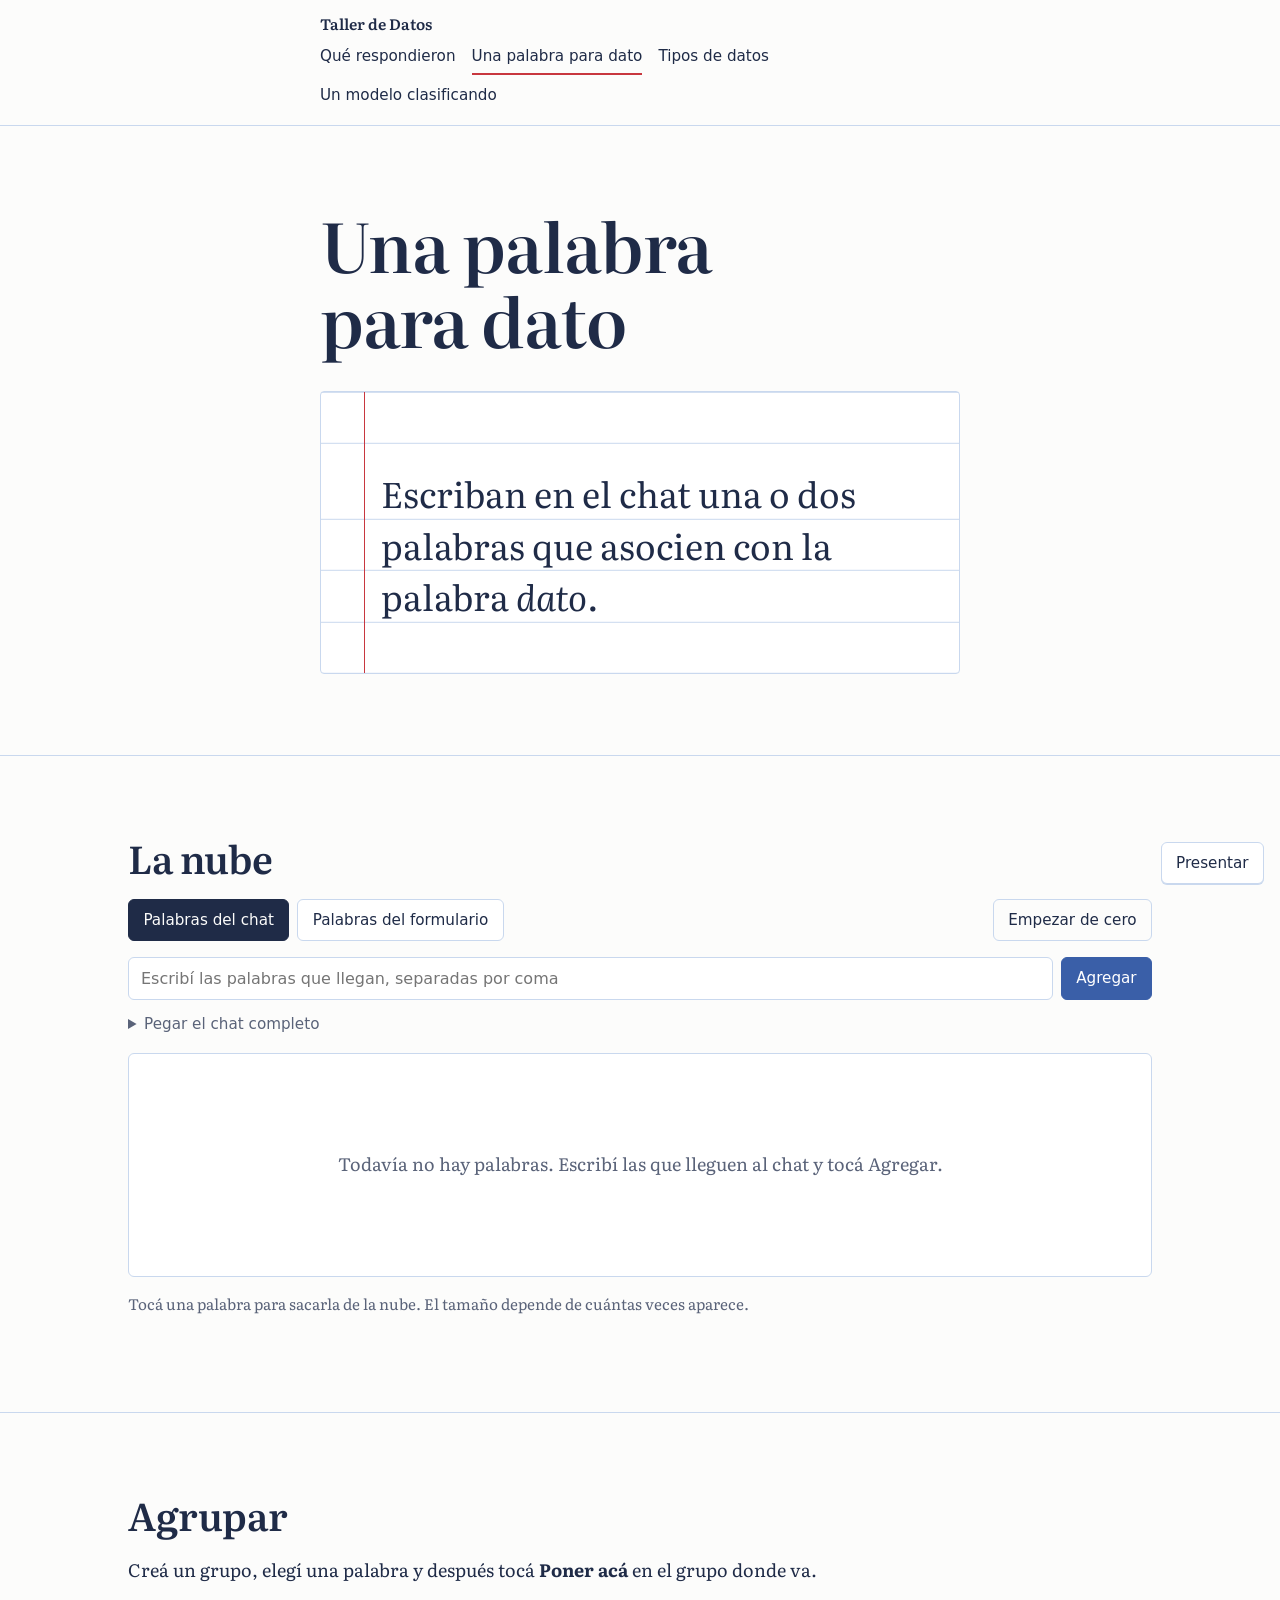
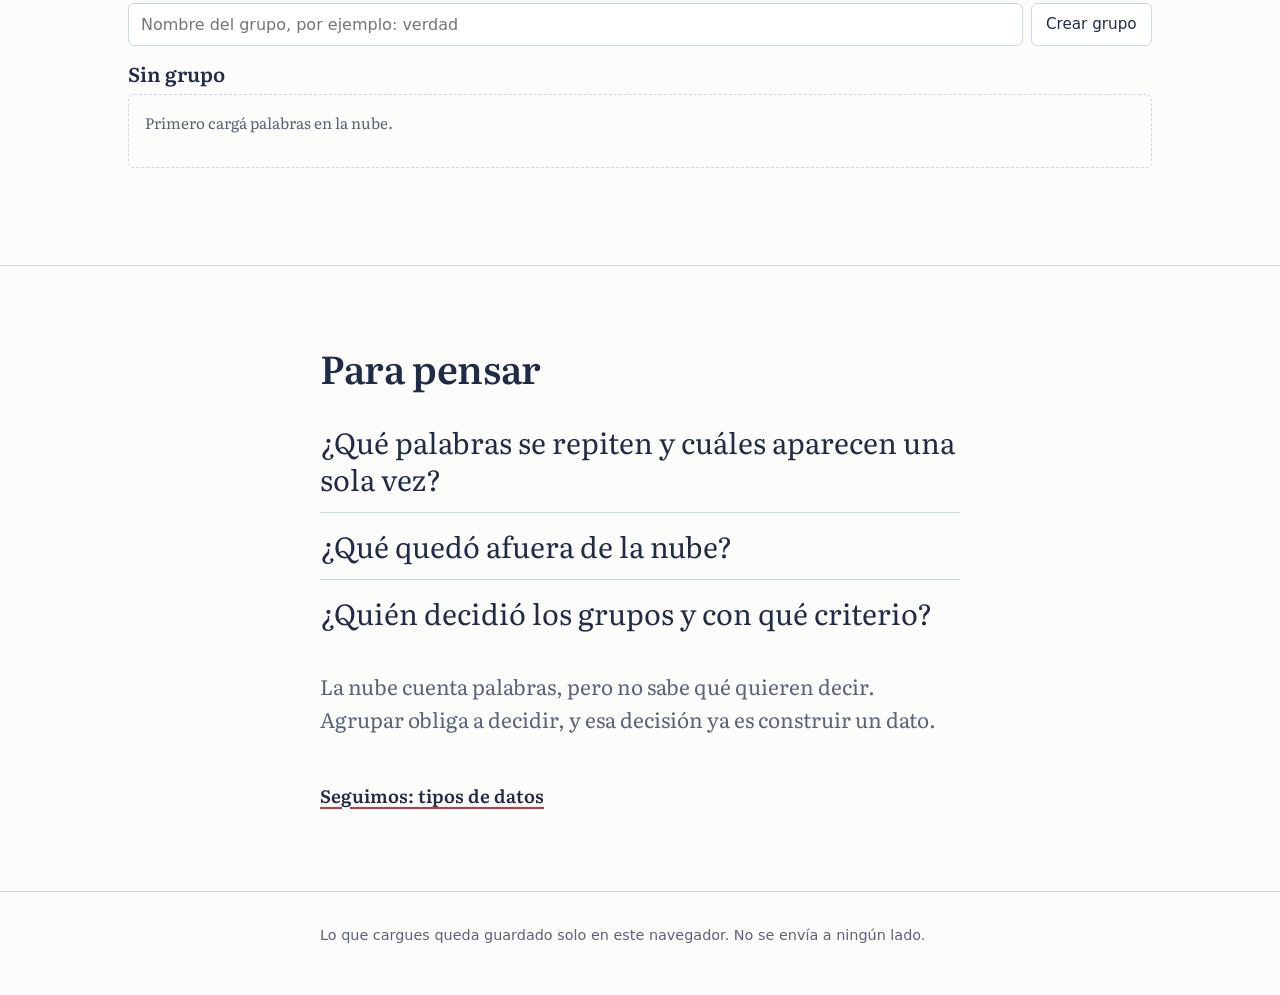
<file: palabras.html>
<!doctype html>
<html lang="es">
<head>
<meta charset="utf-8">
<meta name="viewport" content="width=device-width, initial-scale=1">
<title>Una palabra para dato</title>
<meta name="description" content="Actividad del Taller de Datos: palabras asociadas a la palabra dato, en una nube y agrupadas a mano.">
<link rel="preconnect" href="https://fonts.googleapis.com">
<link rel="preconnect" href="https://fonts.gstatic.com" crossorigin>
<link href="https://fonts.googleapis.com/css2?family=Literata:ital,opsz,wght@0,7..72,400..700;1,7..72,400&display=swap" rel="stylesheet">
<link rel="stylesheet" href="assets/estilos.css">
<style>
  .consigna { font-size: clamp(1.4rem, 2vw + 1rem, 2.2rem); --renglon: clamp(2.4rem, 2.6vw + 1.4rem, 3.2rem); max-width: 40rem; }
  .barra-herramientas { display: flex; flex-wrap: wrap; gap: 0.5rem; align-items: center; margin-bottom: 1rem; }
  .barra-herramientas .separar { margin-left: auto; }
  .carga form { display: flex; gap: 0.5rem; flex-wrap: wrap; }
  .carga input[type="text"], .carga textarea, #form-grupo input {
    font: inherit; font-family: var(--interfaz); font-size: 1rem; color: var(--tinta);
    background: var(--ficha); border: 1px solid var(--pauta); border-radius: 6px; padding: 0.5rem 0.75rem; min-height: 2.5rem;
  }
  .carga input[type="text"] { flex: 1 1 14rem; }
  .carga textarea { width: 100%; min-height: 8rem; margin: 0.5rem 0; }
  .carga details { margin-top: 0.75rem; font-family: var(--interfaz); font-size: 0.95rem; }
  .carga summary { cursor: pointer; color: var(--grafito); }
  .nube {
    display: flex; flex-wrap: wrap; justify-content: center; align-items: baseline; gap: 0.2rem 1rem;
    min-height: 14rem; padding: 2rem 1rem; margin-top: 1rem;
    background: var(--ficha); border: 1px solid var(--pauta); border-radius: 6px;
  }
  .nube-vacia { color: var(--grafito); align-self: center; text-align: center; margin: 0; }
  .palabra {
    font-family: var(--texto); line-height: 1.15; color: var(--grafito);
    background: none; border: 0; padding: 0.1rem 0.15rem; cursor: pointer; border-radius: 3px;
  }
  .palabra.repetida { color: var(--tinta); font-weight: 600; }
  .palabra.mas { color: var(--margen); font-weight: 700; }
  .palabra:hover { text-decoration: line-through; text-decoration-color: var(--margen); }
  #resumen { font-family: var(--interfaz); font-size: 0.95rem; color: var(--grafito); margin-top: 0.75rem; }
  #quitadas { margin-top: 0.5rem; font-family: var(--interfaz); font-size: 0.9rem; color: var(--grafito); display: flex; flex-wrap: wrap; gap: 0.4rem; align-items: center; }
  .chip {
    font-family: var(--interfaz); font-size: 0.95rem; color: var(--tinta);
    background: var(--relleno); border: 1px solid var(--pauta); border-radius: 4px;
    padding: 0.3rem 0.6rem; cursor: pointer; min-height: 2.2rem;
  }
  .chip small { color: var(--grafito); font-size: 0.8rem; }
  .chip[aria-pressed="true"] { background: var(--tinta); color: var(--papel); border-color: var(--tinta); }
  .chip[aria-pressed="true"] small { color: var(--papel); }
  .zona { display: flex; flex-wrap: wrap; gap: 0.4rem; padding: 1rem; border: 1px dashed var(--pauta); border-radius: 6px; min-height: 4rem; }
  #grupos { display: grid; gap: 1rem; margin-top: 1rem; }
  @media (min-width: 48rem) { #grupos { grid-template-columns: repeat(auto-fill, minmax(18rem, 1fr)); } }
  .grupo { border: 1px solid var(--pauta); border-left: 3px solid var(--margen); border-radius: 4px; padding: 0.75rem 1rem; background: var(--ficha); }
  .grupo.esperando { border-color: var(--barra); border-left-color: var(--margen); }
  .grupo-cabeza { display: flex; align-items: baseline; gap: 0.5rem; }
  .grupo-cabeza input { font: inherit; font-weight: 600; font-size: 1.15rem; color: var(--tinta); background: transparent; border: 0; border-bottom: 1px solid transparent; flex: 1; min-width: 0; padding: 0.15rem 0; }
  .grupo-cabeza input:hover, .grupo-cabeza input:focus { border-bottom-color: var(--pauta); }
  .grupo-total { font-family: var(--interfaz); font-size: 0.85rem; color: var(--grafito); white-space: nowrap; }
  .grupo-palabras { display: flex; flex-wrap: wrap; gap: 0.4rem; margin: 0.6rem 0; min-height: 2.2rem; }
  .grupo-acciones { display: flex; flex-wrap: wrap; gap: 0.5rem; }
  #form-grupo { display: flex; gap: 0.5rem; flex-wrap: wrap; margin: 1rem 0; }
  #form-grupo input { flex: 1 1 14rem; }
</style>
</head>
<body>
<header class="cabecera">
  <div class="hoja">
    <a class="marca" href="index.html">Taller de Datos</a>
    <nav aria-label="Materiales">
      <a href="respuestas.html">Qué respondieron</a>
      <a href="palabras.html" aria-current="page">Una palabra para dato</a>
      <a href="tipos.html">Tipos de datos</a>
      <a href="generativo.html">Un modelo clasificando</a>
    </nav>
  </div>
</header>

<main>
  <section class="pantalla">
    <div class="hoja">
      <h1>Una palabra para dato</h1>
      <div class="ficha consigna">
        <p>Escriban en el chat una o dos palabras que asocien con la palabra <i>dato</i>.</p>
      </div>
    </div>
  </section>

  <section class="pantalla">
    <div class="hoja ancha">
      <h2>La nube</h2>
      <div class="barra-herramientas" role="group" aria-label="Qué palabras mostrar">
        <button class="boton" id="modo-chat" type="button" aria-pressed="true">Palabras del chat</button>
        <button class="boton" id="modo-form" type="button" aria-pressed="false">Palabras del formulario</button>
        <button class="boton discreto separar" id="vaciar" type="button">Empezar de cero</button>
      </div>

      <div class="carga" id="carga">
        <form id="form-palabras">
          <label class="solo-lector" for="entrada">Palabras del chat</label>
          <input type="text" id="entrada" placeholder="Escribí las palabras que llegan, separadas por coma" autocomplete="off">
          <button class="boton principal" type="submit">Agregar</button>
        </form>
        <details>
          <summary>Pegar el chat completo</summary>
          <label class="solo-lector" for="texto-chat">Texto del chat</label>
          <textarea id="texto-chat" placeholder="Pegá acá los mensajes del chat"></textarea>
          <button class="boton" id="cargar-chat" type="button">Cargar en la nube</button>
          <p class="nota">Las horas y los enlaces se quitan solos. Si quedan nombres de personas, tocalos en la nube para sacarlos.</p>
        </details>
      </div>
      <p class="nota" id="nota-formulario" hidden>Estas son las palabras que usaron en el formulario para responder qué sería para ustedes un dato. Casi ninguna se repite: cada respuesta lo pensó a su manera.</p>

      <div class="nube" id="nube" aria-live="polite"></div>
      <p id="resumen"></p>
      <div id="quitadas" hidden></div>
      <p class="nota">Tocá una palabra para sacarla de la nube. El tamaño depende de cuántas veces aparece.</p>
    </div>
  </section>

  <section class="pantalla">
    <div class="hoja ancha">
      <h2>Agrupar</h2>
      <p>Creá un grupo, elegí una palabra y después tocá <b>Poner acá</b> en el grupo donde va.</p>
      <form id="form-grupo">
        <label class="solo-lector" for="nombre-grupo">Nombre del grupo nuevo</label>
        <input type="text" id="nombre-grupo" placeholder="Nombre del grupo, por ejemplo: verdad" autocomplete="off">
        <button class="boton" type="submit">Crear grupo</button>
      </form>
      <h3>Sin grupo</h3>
      <div class="zona" id="sin-grupo"></div>
      <button class="boton discreto" id="dejar-sin-grupo" type="button" hidden style="margin-top:0.5rem">Sacar del grupo</button>
      <div id="grupos"></div>
    </div>
  </section>

  <section class="pantalla">
    <div class="hoja">
      <h2>Para pensar</h2>
      <ul class="preguntas">
        <li>¿Qué palabras se repiten y cuáles aparecen una sola vez?</li>
        <li>¿Qué quedó afuera de la nube?</li>
        <li>¿Quién decidió los grupos y con qué criterio?</li>
      </ul>
      <p class="bajada" style="margin-top:1.5rem">La nube cuenta palabras, pero no sabe qué quieren decir. Agrupar obliga a decidir, y esa decisión ya es construir un dato.</p>
      <a class="siguiente" href="tipos.html">Seguimos: tipos de datos</a>
    </div>
  </section>
</main>

<footer class="pie">
  <div class="hoja">Lo que cargues queda guardado solo en este navegador. No se envía a ningún lado.</div>
</footer>

<button class="boton control-presentar" type="button" aria-pressed="false">Presentar</button>

<script src="assets/datos.js"></script>
<script src="assets/sitio.js"></script>
<script src="assets/palabras.js"></script>
</body>
</html>
</file>
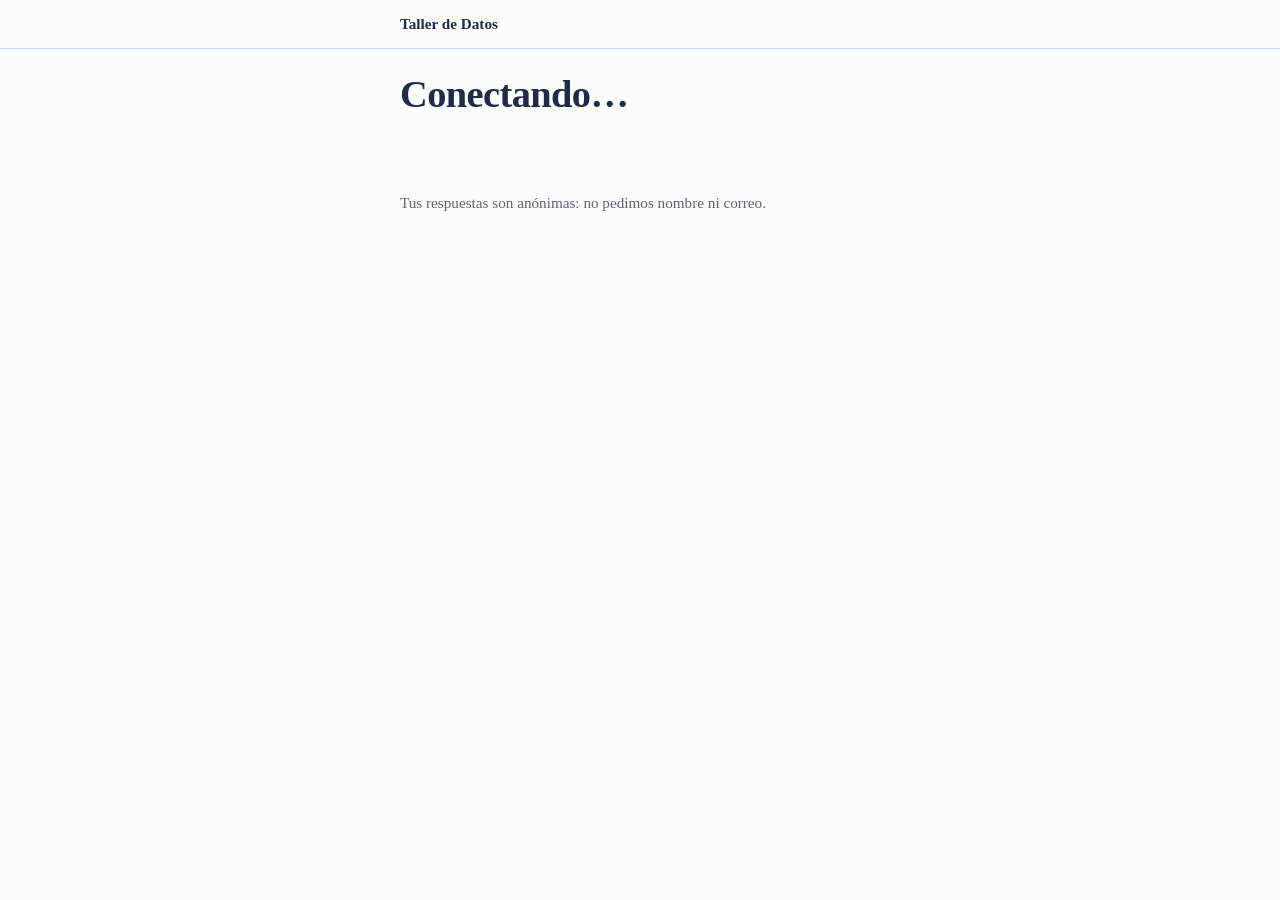
<file: participar.html>
<!doctype html>
<html lang="es">
<head>
<meta charset="utf-8">
<meta name="viewport" content="width=device-width, initial-scale=1">
<title>Participar en vivo</title>
<meta name="description" content="Participá en vivo de las actividades del Taller de Datos.">
<link rel="stylesheet" href="assets/estilos.css">
<style>
  body { font-size: 1.15rem; }
  main.hoja { padding-block: 1.5rem 3rem; max-width: 34rem; }
  h1 { font-size: clamp(1.7rem, 4vw + 1rem, 2.4rem); }
  .grupo { font-family: var(--interfaz); font-size: 0.9rem; color: var(--grafito); margin-bottom: 0.25rem; }
  .consigna { font-size: 1.2rem; }
  .responder { display: grid; gap: 0.6rem; margin-top: 0.5rem; }
  .responder input, .responder textarea {
    font: inherit; font-family: var(--interfaz); font-size: 1.1rem; color: var(--tinta);
    background: var(--ficha); border: 1px solid var(--pauta); border-radius: 8px; padding: 0.75rem 0.9rem; width: 100%;
  }
  .responder textarea { min-height: 7rem; resize: vertical; }
  .responder .boton { min-height: 3rem; font-size: 1.05rem; }
  .opciones { display: grid; gap: 0.6rem; margin-top: 0.75rem; }
  .opcion {
    font: inherit; font-family: var(--interfaz); font-size: 1.1rem; text-align: left; color: var(--tinta);
    background: var(--ficha); border: 1px solid var(--pauta); border-left: 4px solid var(--pauta); border-radius: 8px;
    padding: 0.85rem 1rem; min-height: 3.2rem; cursor: pointer;
  }
  .opcion[aria-pressed="true"] { border-color: var(--barra); border-left-color: var(--margen); background: var(--relleno); font-weight: 600; }
  .mensaje { font-family: var(--interfaz); font-size: 1rem; min-height: 1.5rem; margin-top: 1rem; }
  .mensaje.ok { color: var(--barra); }
  .mensaje.error { color: var(--margen); }
  .imagen { width: 100%; max-height: 55vh; object-fit: contain; background: var(--relleno); border-radius: 6px; margin: 0.5rem 0; }
  .cita { font-style: italic; margin: 0.5rem 0; }
  .otra { margin-top: 1rem; font-family: var(--interfaz); font-size: 1rem; }
  .otra summary { cursor: pointer; color: var(--grafito); padding: 0.5rem 0; }
  .aviso { font-family: var(--interfaz); font-size: 0.95rem; border-left: 3px solid var(--margen); padding: 0.5rem 0.8rem; background: var(--ficha); }
  .marca-chica { font-weight: 600; text-decoration: none; }
</style>
</head>
<body>
<header class="cabecera">
  <div class="hoja" style="max-width:34rem">
    <a class="marca marca-chica" href="index.html">Taller de Datos</a>
  </div>
</header>
<main class="hoja">
  <p class="aviso" id="prueba" hidden>Modo de prueba: esta página solo se conecta con la consola abierta en este mismo navegador.</p>
  <p class="aviso" id="conexion" hidden>No hay conexión. Si no podés participar desde acá, escribí tu respuesta en el chat de la reunión.</p>
  <div id="contenido" aria-live="polite">
    <h1>Conectando…</h1>
  </div>
  <p id="mensaje" class="mensaje" role="status"></p>
  <p class="nota" style="margin-top:2rem">Tus respuestas son anónimas: no pedimos nombre ni correo.</p>
</main>
<script src="assets/config.js"></script>
<script src="assets/envivo.js"></script>
<script src="assets/actividades.js"></script>
<script src="assets/participar.js"></script>
</body>
</html>
</file>
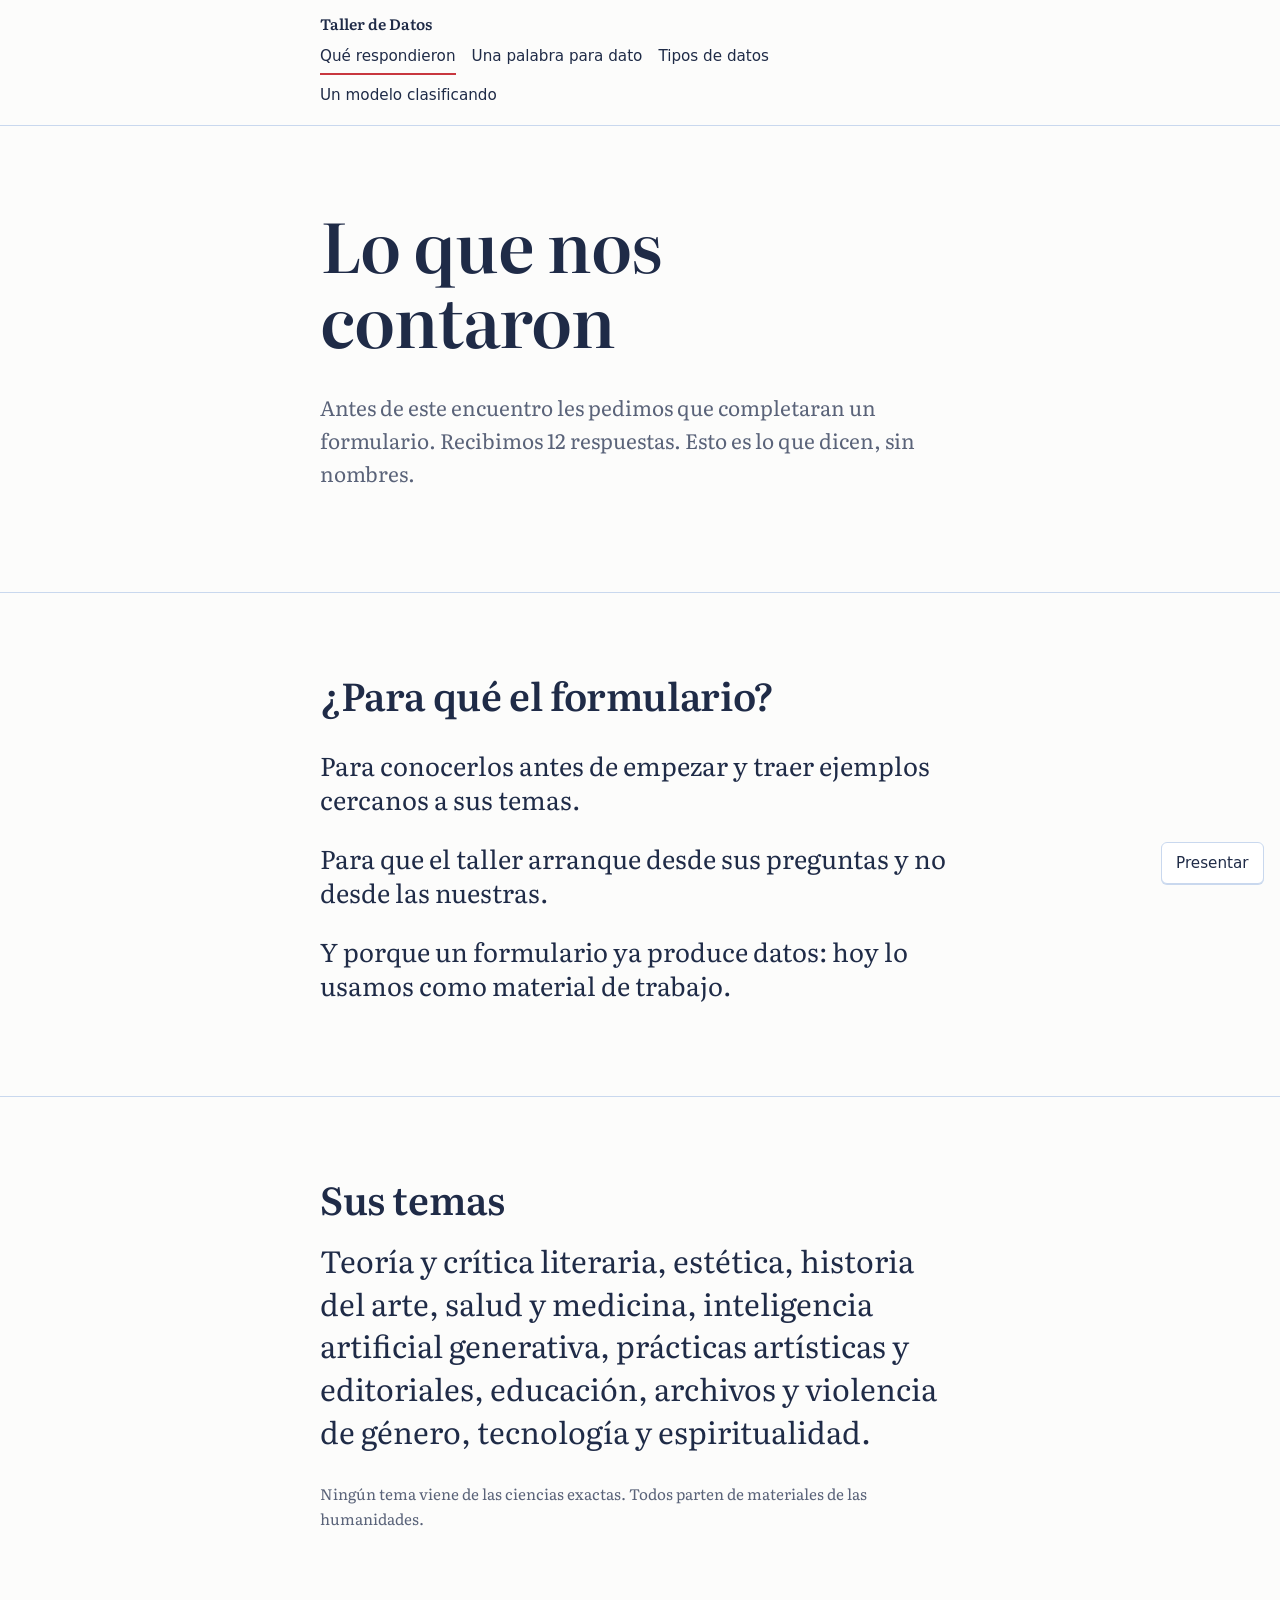
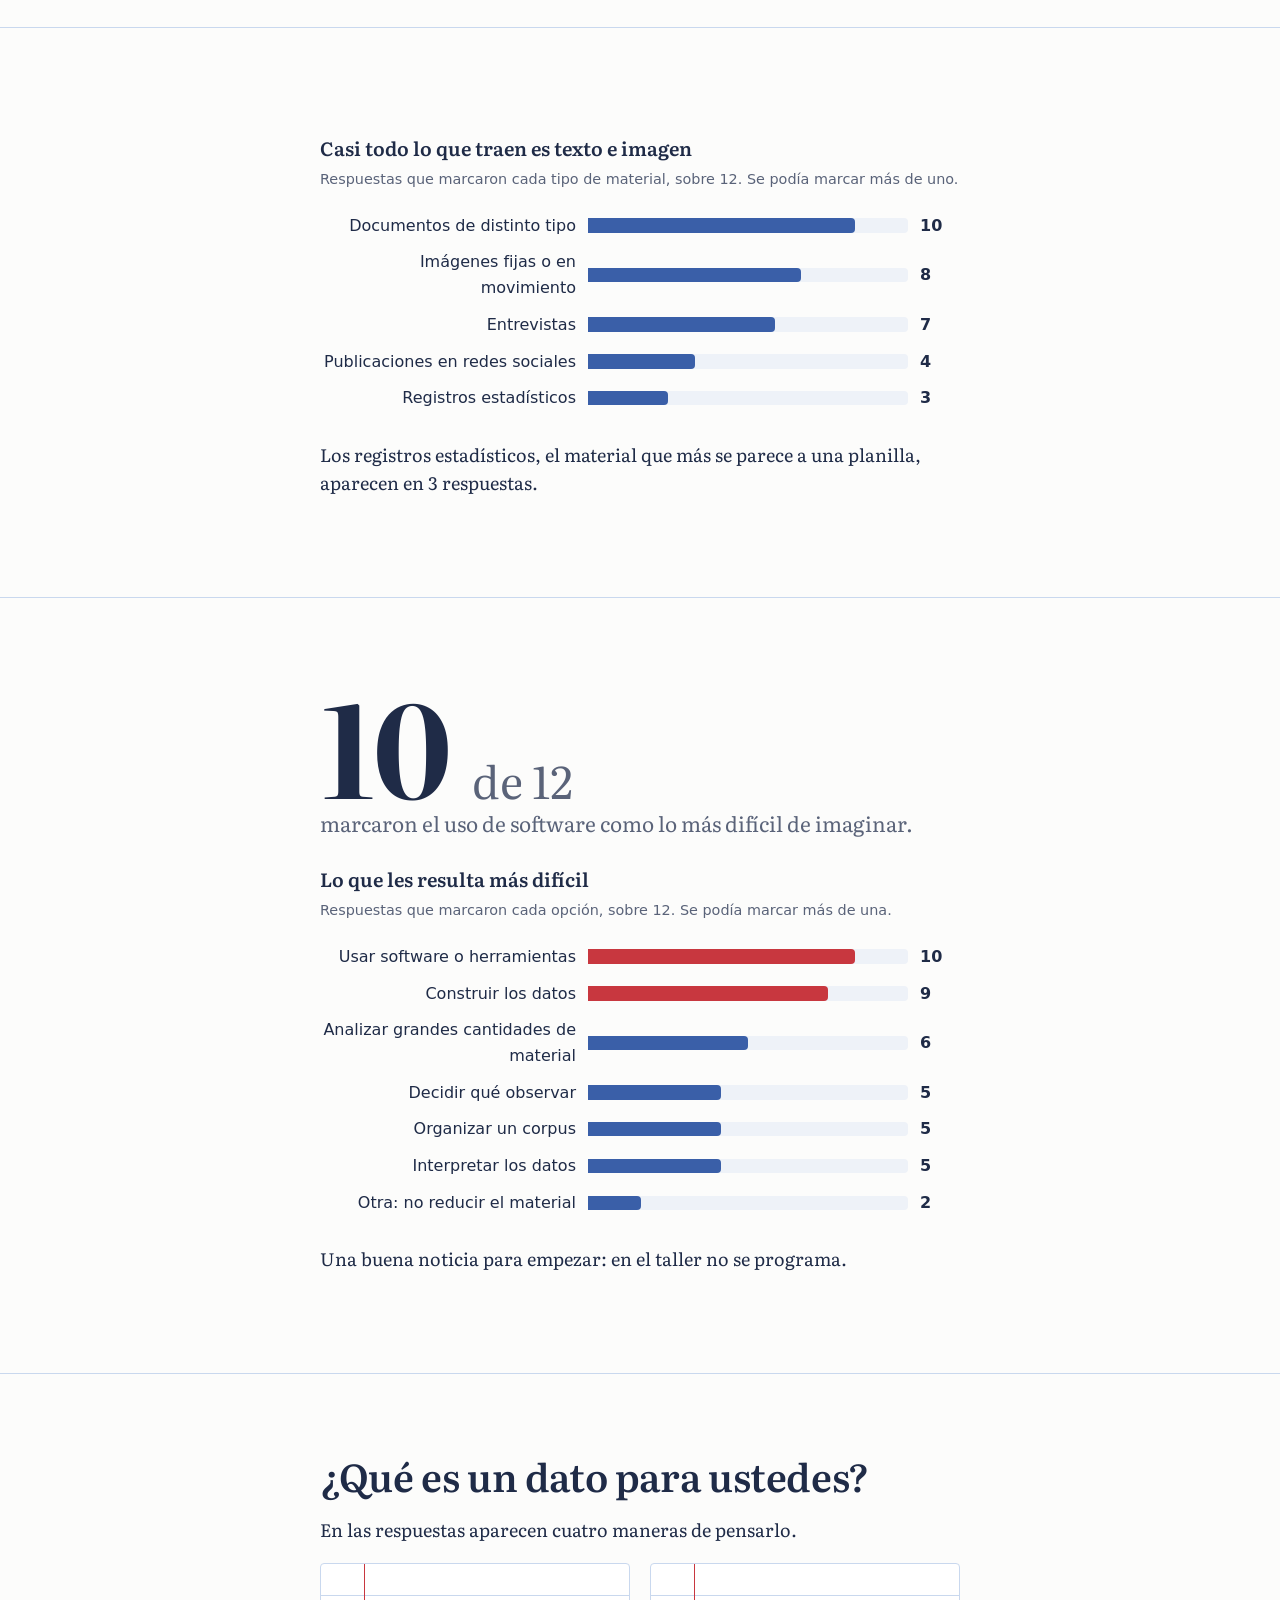
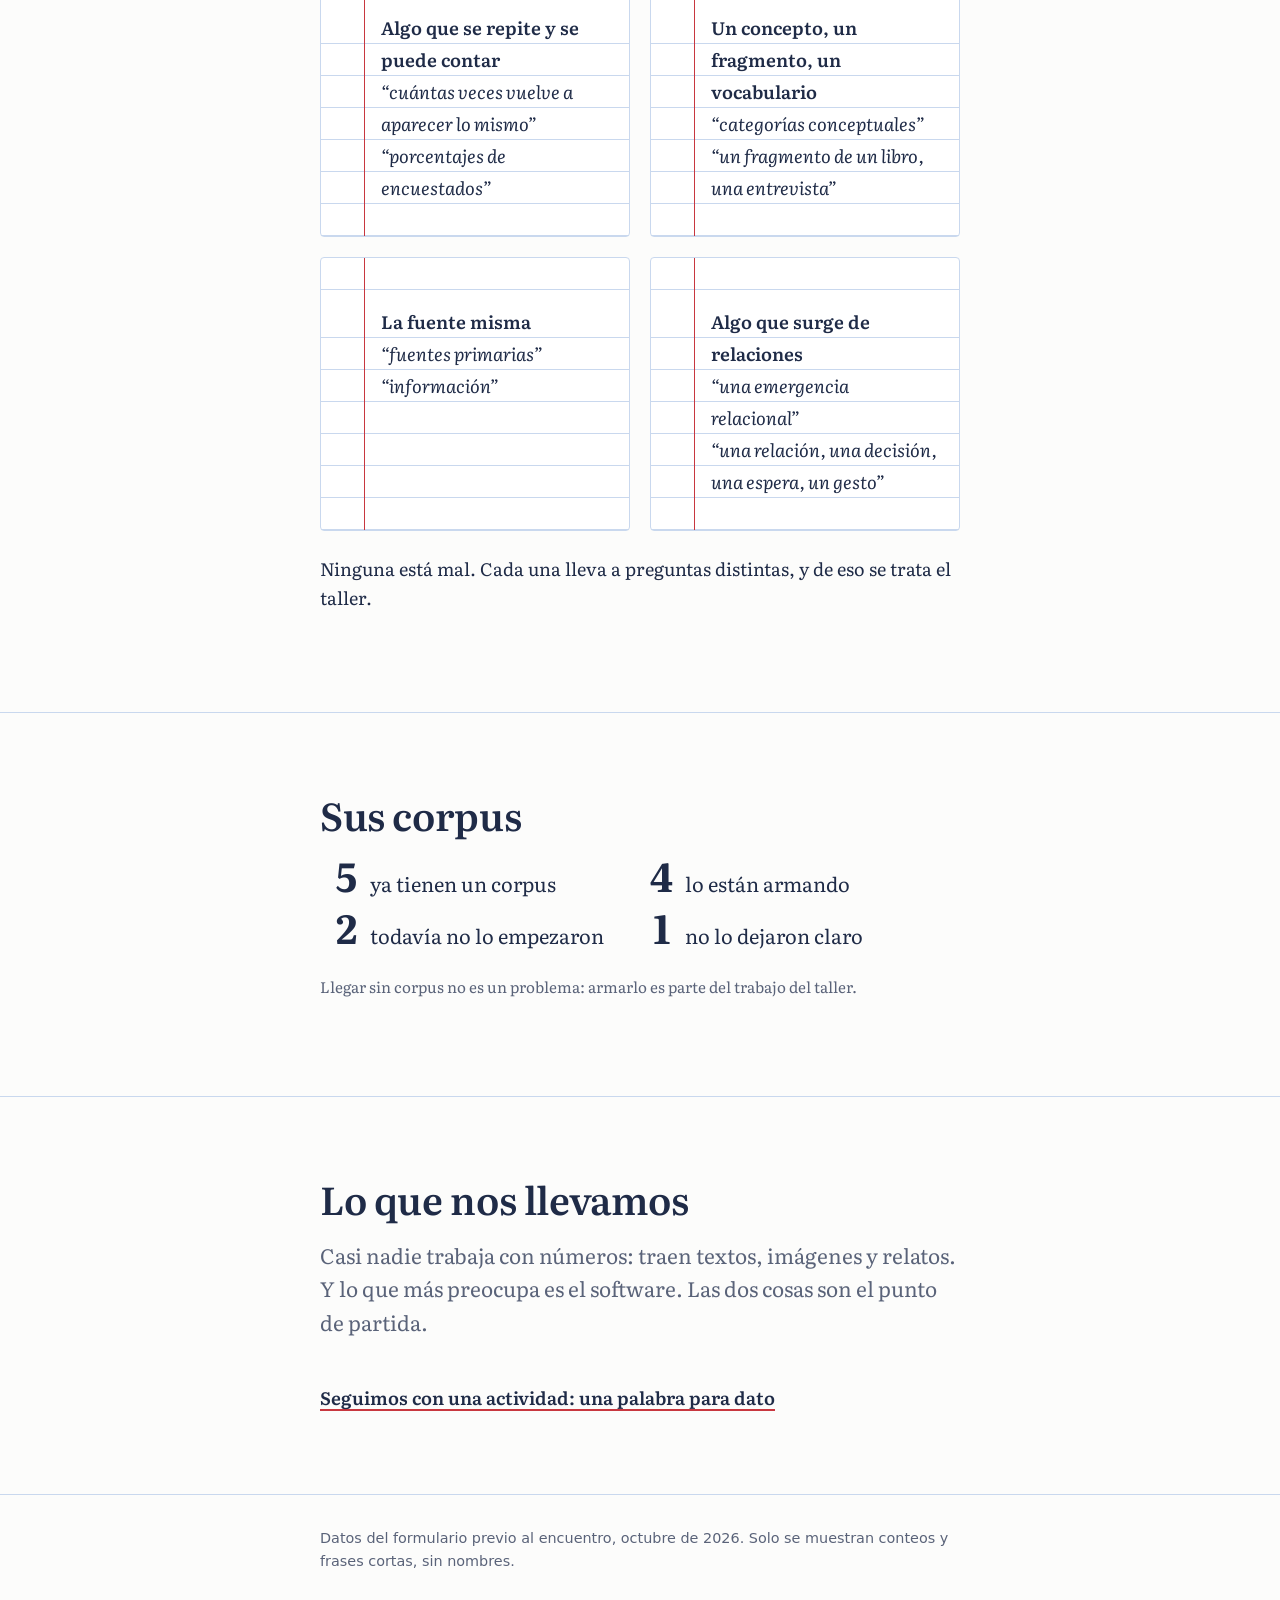
<file: respuestas.html>
<!doctype html>
<html lang="es">
<head>
<meta charset="utf-8">
<meta name="viewport" content="width=device-width, initial-scale=1">
<title>Qué respondieron</title>
<meta name="description" content="Lo que respondieron en el formulario previo al Taller de Datos, sin nombres.">
<link rel="preconnect" href="https://fonts.googleapis.com">
<link rel="preconnect" href="https://fonts.gstatic.com" crossorigin>
<link href="https://fonts.googleapis.com/css2?family=Literata:ital,opsz,wght@0,7..72,400..700;1,7..72,400&display=swap" rel="stylesheet">
<link rel="stylesheet" href="assets/estilos.css">
<style>
  .motivos { list-style: none; padding: 0; margin: 0; }
  .motivos li { font-size: clamp(1.25rem, 1.2vw + 1rem, 1.6rem); line-height: 1.35; padding: 0.75rem 0; }
  .temas { font-size: clamp(1.3rem, 1.6vw + 1rem, 1.9rem); line-height: 1.4; }
  .maneras .ficha p.cita { font-style: italic; }
  .maneras .ficha .que { font-weight: 600; }
  .corpus-lista { list-style: none; padding: 0; margin: 0; display: grid; gap: 0.5rem 2rem; }
  @media (min-width: 40rem) { .corpus-lista { grid-template-columns: repeat(2, auto); justify-content: start; } }
  .corpus-lista li { display: flex; align-items: baseline; gap: 0.75rem; font-size: 1.25rem; }
  .corpus-lista b { font-size: 2.5rem; line-height: 1; min-width: 1.5ch; text-align: right; font-variant-numeric: lining-nums tabular-nums; }
</style>
</head>
<body>
<header class="cabecera">
  <div class="hoja">
    <a class="marca" href="index.html">Taller de Datos</a>
    <nav aria-label="Materiales">
      <a href="respuestas.html" aria-current="page">Qué respondieron</a>
      <a href="palabras.html">Una palabra para dato</a>
      <a href="tipos.html">Tipos de datos</a>
      <a href="generativo.html">Un modelo clasificando</a>
    </nav>
  </div>
</header>

<main>
  <section class="pantalla">
    <div class="hoja">
      <h1>Lo que nos contaron</h1>
      <p class="bajada">Antes de este encuentro les pedimos que completaran un formulario. Recibimos <span data-n></span> respuestas. Esto es lo que dicen, sin nombres.</p>
    </div>
  </section>

  <section class="pantalla">
    <div class="hoja">
      <h2>¿Para qué el formulario?</h2>
      <ul class="motivos">
        <li>Para conocerlos antes de empezar y traer ejemplos cercanos a sus temas.</li>
        <li>Para que el taller arranque desde sus preguntas y no desde las nuestras.</li>
        <li>Y porque un formulario ya produce datos: hoy lo usamos como material de trabajo.</li>
      </ul>
    </div>
  </section>

  <section class="pantalla">
    <div class="hoja">
      <h2>Sus temas</h2>
      <p class="temas">Teoría y crítica literaria, estética, historia del arte, salud y medicina, inteligencia artificial generativa, prácticas artísticas y editoriales, educación, archivos y violencia de género, tecnología y espiritualidad.</p>
      <p class="nota">Ningún tema viene de las ciencias exactas. Todos parten de materiales de las humanidades.</p>
    </div>
  </section>

  <section class="pantalla">
    <div class="hoja">
      <div class="grafico" id="g-materiales">
        <p class="grafico-titulo">Casi todo lo que traen es texto e imagen</p>
        <p class="grafico-sub">Respuestas que marcaron cada tipo de material, sobre <span data-n></span>. Se podía marcar más de uno.</p>
      </div>
      <p>Los registros estadísticos, el material que más se parece a una planilla, aparecen en 3 respuestas.</p>
    </div>
  </section>

  <section class="pantalla">
    <div class="hoja">
      <p class="cifra">10 <small>de <span data-n></span></small></p>
      <p class="bajada">marcaron el uso de software como lo más difícil de imaginar.</p>
      <div class="grafico" id="g-dificultades">
        <p class="grafico-titulo">Lo que les resulta más difícil</p>
        <p class="grafico-sub">Respuestas que marcaron cada opción, sobre <span data-n></span>. Se podía marcar más de una.</p>
      </div>
      <p>Una buena noticia para empezar: en el taller no se programa.</p>
    </div>
  </section>

  <section class="pantalla maneras">
    <div class="hoja">
      <h2>¿Qué es un dato para ustedes?</h2>
      <p>En las respuestas aparecen cuatro maneras de pensarlo.</p>
      <div class="grilla dos">
        <div class="ficha"><p class="que">Algo que se repite y se puede contar</p><p class="cita">“cuántas veces vuelve a aparecer lo mismo”</p><p class="cita">“porcentajes de encuestados”</p></div>
        <div class="ficha"><p class="que">Un concepto, un fragmento, un vocabulario</p><p class="cita">“categorías conceptuales”</p><p class="cita">“un fragmento de un libro, una entrevista”</p></div>
        <div class="ficha"><p class="que">La fuente misma</p><p class="cita">“fuentes primarias”</p><p class="cita">“información”</p></div>
        <div class="ficha"><p class="que">Algo que surge de relaciones</p><p class="cita">“una emergencia relacional”</p><p class="cita">“una relación, una decisión, una espera, un gesto”</p></div>
      </div>
      <p style="margin-top:1.5rem">Ninguna está mal. Cada una lleva a preguntas distintas, y de eso se trata el taller.</p>
    </div>
  </section>

  <section class="pantalla">
    <div class="hoja">
      <h2>Sus corpus</h2>
      <ul class="corpus-lista" id="corpus"></ul>
      <p class="nota" style="margin-top:1.5rem">Llegar sin corpus no es un problema: armarlo es parte del trabajo del taller.</p>
    </div>
  </section>

  <section class="pantalla">
    <div class="hoja">
      <h2>Lo que nos llevamos</h2>
      <p class="bajada">Casi nadie trabaja con números: traen textos, imágenes y relatos. Y lo que más preocupa es el software. Las dos cosas son el punto de partida.</p>
      <a class="siguiente" href="palabras.html">Seguimos con una actividad: una palabra para dato</a>
    </div>
  </section>
</main>

<footer class="pie">
  <div class="hoja">Datos del formulario previo al encuentro, octubre de 2026. Solo se muestran conteos y frases cortas, sin nombres.</div>
</footer>

<button class="boton control-presentar" type="button" aria-pressed="false">Presentar</button>

<script src="assets/datos.js"></script>
<script src="assets/sitio.js"></script>
<script>
  (function () {
    var D = window.DATOS;
    document.querySelectorAll("[data-n]").forEach(function (el) { el.textContent = D.respuestas; });
    dibujarBarras(document.getElementById("g-materiales"), D.materiales, D.respuestas);
    dibujarBarras(document.getElementById("g-dificultades"), D.dificultades, D.respuestas);
    var ul = document.getElementById("corpus");
    D.corpus.forEach(function (c) {
      var li = document.createElement("li");
      li.innerHTML = "<b></b><span></span>";
      li.querySelector("b").textContent = c.valor;
      li.querySelector("span").textContent = c.etiqueta;
      ul.appendChild(li);
    });
  })();
</script>
</body>
</html>
</file>
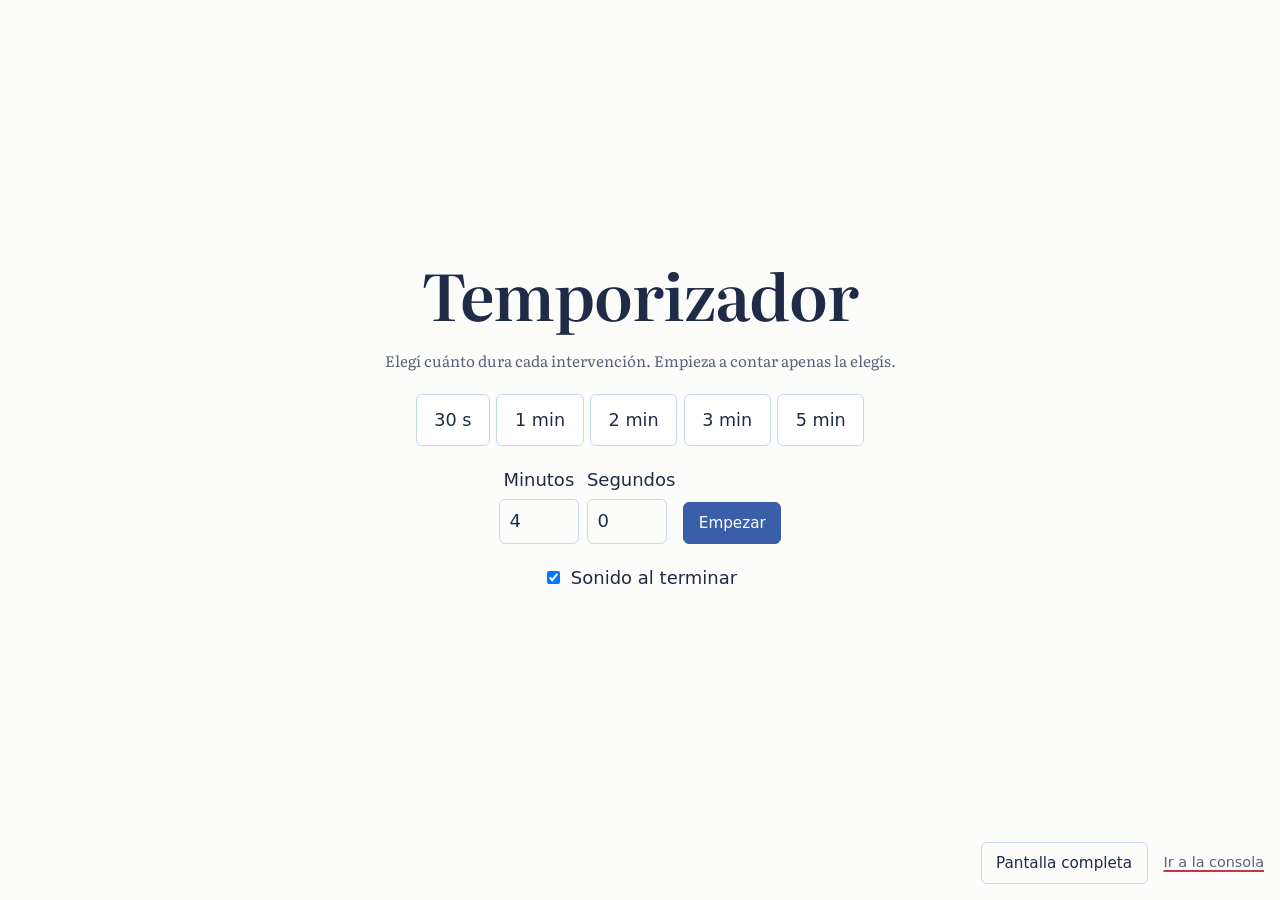
<file: temporizador.html>
<!doctype html>
<html lang="es">
<head>
<meta charset="utf-8">
<meta name="viewport" content="width=device-width, initial-scale=1">
<title>Temporizador</title>
<meta name="robots" content="noindex">
<link rel="preconnect" href="https://fonts.googleapis.com">
<link rel="preconnect" href="https://fonts.gstatic.com" crossorigin>
<link href="https://fonts.googleapis.com/css2?family=Literata:ital,opsz,wght@0,7..72,400..700;1,7..72,400&display=swap" rel="stylesheet">
<link rel="stylesheet" href="assets/estilos.css">
<style>
  body { min-height: 100vh; min-height: 100svh; display: grid; place-items: center; padding: 2rem var(--gutter) 5rem; }
  main { width: 100%; display: grid; justify-items: center; text-align: center; }

  /* Elegir la duración: se ve cuando no hay temporizador */
  .eleccion { width: min(34rem, 100%); display: grid; justify-items: center; gap: 1.25rem; }
  .eleccion h1 { font-size: clamp(2.5rem, 4vw + 1.5rem, 4rem); margin: 0; }
  .eleccion .nota { margin: 0; }
  .eleccion .temporizador-rapidos, .eleccion .temporizador-otro { justify-content: center; }
  .eleccion .temporizador-rapidos .boton { font-size: 1.1rem; padding: 0.7rem 1.1rem; }
  body.con-temporizador .eleccion { display: none; }

  /* La cuenta regresiva, grande y centrada */
  .temporizador { width: min(70rem, 100%); display: grid; justify-items: center; gap: 1.5rem; }
  .temporizador-tiempo { font-size: clamp(6rem, 24vw, 22rem); letter-spacing: -0.04em; }
  .temporizador-medio { width: min(60rem, 92%); display: grid; gap: 0.6rem; }
  .temporizador .temporizador-total { font-size: clamp(1rem, 1vw + 0.8rem, 1.4rem); }
  .temporizador-pista { height: 1rem; }
  .temporizador-controles { justify-content: center; opacity: 0.6; transition: opacity 0.2s; }
  .temporizador-controles:hover, .temporizador-controles:focus-within { opacity: 1; }
  :fullscreen .temporizador-controles { opacity: 0; }
  :fullscreen .temporizador:hover .temporizador-controles, :fullscreen .temporizador-controles:focus-within { opacity: 1; }

  .esquina { position: fixed; right: 1rem; bottom: 1rem; display: flex; flex-wrap: wrap; gap: 0.5rem 1rem; align-items: center; font-family: var(--interfaz); font-size: 0.9rem; color: var(--grafito); }
  :fullscreen .esquina { display: none; }
</style>
</head>
<body>
<main>
  <div class="eleccion" id="temporizador-ajustes">
    <h1>Temporizador</h1>
    <p class="nota">Elegí cuánto dura cada intervención. Empieza a contar apenas la elegís.</p>
    <div class="temporizador-rapidos">
      <button class="boton" type="button" data-segundos="30">30 s</button>
      <button class="boton" type="button" data-segundos="60">1 min</button>
      <button class="boton" type="button" data-segundos="120">2 min</button>
      <button class="boton" type="button" data-segundos="180">3 min</button>
      <button class="boton" type="button" data-segundos="300">5 min</button>
    </div>
    <form class="temporizador-otro" id="temporizador-otro">
      <label>Minutos <input type="number" id="temporizador-min" min="0" max="99" value="4" inputmode="numeric"></label>
      <label>Segundos <input type="number" id="temporizador-seg" min="0" max="59" value="0" inputmode="numeric"></label>
      <button class="boton principal" type="submit">Empezar</button>
    </form>
    <label class="opcion"><input type="checkbox" id="temporizador-sonido"> Sonido al terminar</label>
  </div>

  <section class="temporizador" id="temporizador" aria-label="Temporizador" hidden>
    <p class="temporizador-tiempo" id="temporizador-tiempo" role="timer"></p>
    <div class="temporizador-medio">
      <p class="temporizador-total" id="temporizador-total"></p>
      <div class="temporizador-pista"><span class="temporizador-relleno" id="temporizador-relleno"></span></div>
    </div>
    <div class="temporizador-controles">
      <button class="boton" id="temporizador-pausa" type="button">Pausar</button>
      <button class="boton discreto" id="temporizador-reiniciar" type="button">Reiniciar</button>
      <button class="boton discreto" id="temporizador-quitar" type="button">Elegir otra duración</button>
    </div>
  </section>
  <p class="solo-lector" id="temporizador-aviso" aria-live="polite"></p>
</main>

<nav class="esquina" aria-label="Opciones de la página">
  <button class="boton discreto" id="completa" type="button">Pantalla completa</button>
  <a href="en-vivo.html">Ir a la consola</a>
</nav>

<script src="assets/temporizador.js"></script>
<script>
  document.getElementById("completa").addEventListener("click", function () {
    if (document.fullscreenElement) document.exitFullscreen();
    else if (document.documentElement.requestFullscreen) document.documentElement.requestFullscreen();
  });
</script>
</body>
</html>
</file>
<file: assets/estilos.css>
/* Taller de Datos · encuentro propedéutico
   Motivo único: la ficha de catálogo (renglones azules, margen rojo). */

:root {
  --papel: #fcfcfb;
  --ficha: #ffffff;
  --tinta: #1f2b47;
  --grafito: #5a6379;
  --pauta: #c9d8ee;
  --margen: #c8373f;
  --relleno: #eef2f8;
  --barra: #3a5fa8;
  --barra-destacada: #c8373f;
  --foco: #3a5fa8;

  --texto: "Literata", Georgia, "Times New Roman", serif;
  --interfaz: system-ui, -apple-system, "Segoe UI", Roboto, sans-serif;

  --renglon: 2rem;
  --margen-x: 2.75rem;
  --ancho: 44rem;
  --gutter: 1rem;
  color-scheme: light dark;
}

@media (prefers-color-scheme: dark) {
  :root:not([data-theme="light"]) {
    --papel: #121a2a;
    --ficha: #18223a;
    --tinta: #e6eaf2;
    --grafito: #9ca6ba;
    --pauta: #2a3a58;
    --margen: #f0565c;
    --relleno: #1d2840;
    --barra: #6b8fdb;
    --barra-destacada: #f0565c;
    --foco: #8fb0ee;
  }
}
:root[data-theme="dark"] {
  --papel: #121a2a;
  --ficha: #18223a;
  --tinta: #e6eaf2;
  --grafito: #9ca6ba;
  --pauta: #2a3a58;
  --margen: #f0565c;
  --relleno: #1d2840;
  --barra: #6b8fdb;
  --barra-destacada: #f0565c;
  --foco: #8fb0ee;
}

*, *::before, *::after { box-sizing: border-box; }

html { -webkit-text-size-adjust: 100%; }

body {
  margin: 0;
  background: var(--papel);
  color: var(--tinta);
  font-family: var(--texto);
  font-size: 1.125rem;
  line-height: 1.6;
  font-optical-sizing: auto;
}

img { max-width: 100%; display: block; }

a { color: inherit; text-decoration-color: var(--margen); text-decoration-thickness: 2px; text-underline-offset: 0.2em; }
a:hover { color: var(--margen); }

:focus-visible { outline: 3px solid var(--foco); outline-offset: 3px; border-radius: 2px; }

h1, h2, h3 { font-weight: 600; line-height: 1.1; margin: 0 0 0.5em; text-wrap: balance; }
h1 { font-size: clamp(2.25rem, 5vw + 1.2rem, 4.25rem); letter-spacing: -0.015em; }
h2 { font-size: clamp(1.6rem, 2.4vw + 1rem, 2.4rem); letter-spacing: -0.01em; }
h3 { font-size: 1.25rem; }
p { margin: 0 0 1em; }

.hoja { max-width: var(--ancho); margin: 0 auto; padding: 0 var(--gutter); }
@media (min-width: 48rem) { :root { --gutter: 2rem; } }

.bajada { font-size: 1.3rem; color: var(--grafito); max-width: 36em; }
.nota { font-size: 0.95rem; color: var(--grafito); }

/* Cabecera */
.cabecera {
  border-bottom: 1px solid var(--pauta);
  font-family: var(--interfaz);
  font-size: 0.95rem;
}
.cabecera .hoja {
  display: flex; flex-wrap: wrap; align-items: center; gap: 0.25rem 1.25rem;
  padding-block: 0.75rem;
}
.cabecera .marca { font-family: var(--texto); font-weight: 600; text-decoration: none; margin-right: auto; }
.cabecera nav { display: flex; flex-wrap: wrap; gap: 0.25rem 1rem; }
.cabecera nav a { text-decoration: none; padding: 0.25rem 0; border-bottom: 2px solid transparent; }
.cabecera nav a[aria-current="page"] { border-bottom-color: var(--margen); }

.boton {
  font: inherit; font-family: var(--interfaz); font-size: 0.95rem;
  color: var(--tinta); background: var(--ficha);
  border: 1px solid var(--pauta); border-radius: 6px;
  padding: 0.5rem 0.9rem; cursor: pointer; min-height: 2.5rem;
}
.boton:hover { border-color: var(--barra); }
.boton[aria-pressed="true"] { background: var(--tinta); color: var(--papel); border-color: var(--tinta); }
.boton.principal { background: var(--barra); border-color: var(--barra); color: #fff; }
.boton.discreto { background: transparent; }

/* Pantallas (una idea por pantalla) */
.pantalla { padding-block: clamp(3rem, 9vh, 6rem); border-top: 1px solid var(--pauta); }
.pantalla:first-of-type { border-top: 0; }

html.presentar { scroll-snap-type: y mandatory; }
html.presentar .pantalla {
  min-height: 100svh; scroll-snap-align: start;
  display: flex; flex-direction: column; justify-content: center;
}
html.presentar body { font-size: 1.3rem; }
html.presentar .cabecera { display: none; }
.control-presentar {
  position: fixed; right: 1rem; bottom: 1rem; z-index: 10;
  box-shadow: 0 1px 0 var(--pauta);
}
@media (max-width: 47.99rem) { .control-presentar { display: none; } }

/* La ficha */
.ficha {
  position: relative;
  background-color: var(--ficha);
  background-image:
    linear-gradient(to right, transparent calc(var(--margen-x) - 1px), var(--margen) calc(var(--margen-x) - 1px), var(--margen) var(--margen-x), transparent var(--margen-x)),
    repeating-linear-gradient(to bottom, transparent 0, transparent calc(var(--renglon) - 1px), var(--pauta) calc(var(--renglon) - 1px), var(--pauta) var(--renglon));
  background-position: 0 0, 0 calc(var(--renglon) * 1.5);
  background-repeat: no-repeat, repeat;
  border: 1px solid var(--pauta);
  border-radius: 4px;
  padding: calc(var(--renglon) * 1.5) 1.25rem var(--renglon) calc(var(--margen-x) + 1rem);
  line-height: var(--renglon);
}
.ficha > :last-child { margin-bottom: 0; }

/* Ficha con encabezado libre: los renglones empiezan debajo del título. */
.ficha.cabeza-libre {
  background-image:
    linear-gradient(to right, transparent calc(var(--margen-x) - 1px), var(--margen) calc(var(--margen-x) - 1px), var(--margen) var(--margen-x), transparent var(--margen-x));
  padding-top: 1.75rem;
  line-height: 1.4;
}
.ficha .renglones {
  margin: 1.25rem -1.25rem 0 calc(-1 * (var(--margen-x) + 1rem));
  padding: 0 1.25rem 0 calc(var(--margen-x) + 1rem);
  line-height: var(--renglon);
  background-image: repeating-linear-gradient(to bottom, transparent 0, transparent calc(var(--renglon) - 1px), var(--pauta) calc(var(--renglon) - 1px), var(--pauta) var(--renglon));
}
.ficha .renglones::before { content: ""; display: block; height: 0; border-top: 1px solid var(--pauta); margin-left: calc(-1 * (var(--margen-x) + 1rem)); margin-right: -1.25rem; }
.ficha p { margin: 0; }
.ficha .ficha-titulo { font-weight: 600; font-size: 1.3rem; line-height: var(--renglon); }

/* Barras */
.grafico { margin: 1.5rem 0; }
.grafico-titulo { font-weight: 600; font-size: 1.2rem; margin: 0; }
.grafico-sub { font-family: var(--interfaz); font-size: 0.9rem; color: var(--grafito); margin: 0.25rem 0 1rem; }
.barras { list-style: none; margin: 0; padding: 0; font-family: var(--interfaz); font-size: 1rem; }
.barras li {
  display: grid; grid-template-columns: 1fr auto; grid-template-areas: "etiqueta valor" "pista pista";
  column-gap: 0.75rem; row-gap: 0.25rem; padding: 0.35rem 0; border-radius: 4px;
}
.barras li:hover .barra-relleno { filter: brightness(0.9); }
.barra-etiqueta { grid-area: etiqueta; }
.barra-valor { grid-area: valor; font-weight: 600; font-variant-numeric: tabular-nums; }
.barra-pista { grid-area: pista; height: 0.9rem; background: var(--relleno); border-radius: 0 4px 4px 0; overflow: hidden; }
.barra-relleno { display: block; height: 100%; width: calc(var(--v) * 100%); background: var(--barra); border-radius: 0 4px 4px 0; }
.barras li.destacada .barra-relleno { background: var(--barra-destacada); }
@media (min-width: 40rem) {
  .barras li { grid-template-columns: minmax(11rem, 16rem) 1fr 2.5rem; grid-template-areas: "etiqueta pista valor"; align-items: center; }
  .barra-etiqueta { text-align: right; }
}
.leyenda { display: flex; flex-wrap: wrap; gap: 0.5rem 1.25rem; font-family: var(--interfaz); font-size: 0.9rem; color: var(--grafito); margin-top: 0.75rem; }
.leyenda span::before { content: ""; display: inline-block; width: 0.9rem; height: 0.9rem; border-radius: 2px; margin-right: 0.4rem; vertical-align: -0.1rem; background: var(--c); }

/* Cifra grande */
.cifra { font-size: clamp(4rem, 14vw, 8rem); font-weight: 700; line-height: 1; letter-spacing: -0.03em; margin: 0; font-variant-numeric: lining-nums; }
.cifra small { font-size: 0.35em; font-weight: 400; letter-spacing: 0; color: var(--grafito); }

/* Grillas simples */
.grilla { display: grid; gap: 1.25rem; grid-template-columns: minmax(0, 1fr); }
.grilla > * { min-width: 0; }
@media (min-width: 48rem) {
  .grilla.dos { grid-template-columns: repeat(2, minmax(0, 1fr)); }
  .grilla.tres { grid-template-columns: repeat(3, minmax(0, 1fr)); }
  .ancha { max-width: 68rem; }
}

.preguntas { list-style: none; padding: 0; margin: 0; }
.preguntas li { font-size: clamp(1.3rem, 1.5vw + 1rem, 1.8rem); line-height: 1.3; padding: 0.9rem 0; border-top: 1px solid var(--pauta); }
.preguntas li:first-child { border-top: 0; }

.siguiente { display: inline-block; margin-top: 1.5rem; font-weight: 600; }

/* Nube de palabras y fichas pequeñas (compartido) */
.nube {
  display: flex; flex-wrap: wrap; justify-content: center; align-items: baseline; gap: 0.2rem 1rem;
  min-height: 14rem; padding: 2rem 1rem;
  background: var(--ficha); border: 1px solid var(--pauta); border-radius: 6px;
}
.nube .vacio { color: var(--grafito); align-self: center; margin: 0; }
.palabra {
  font-family: var(--texto); line-height: 1.15; color: var(--grafito);
  background: none; border: 0; padding: 0.1rem 0.15rem; cursor: pointer; border-radius: 3px;
}
.palabra.repetida { color: var(--tinta); font-weight: 600; }
.palabra.mas { color: var(--margen); font-weight: 700; }
.palabra:hover { text-decoration: line-through; text-decoration-color: var(--margen); }
.chip {
  display: inline-block; font-family: var(--interfaz); font-size: 0.95rem; color: var(--tinta);
  background: var(--relleno); border: 1px solid var(--pauta); border-radius: 4px; padding: 0.3rem 0.6rem;
}
.acciones { display: flex; flex-wrap: wrap; gap: 0.5rem; align-items: center; margin-top: 1rem; }
.aviso-error { color: var(--margen); font-family: var(--interfaz); font-size: 0.95rem; }

/* Temporizador (consola y temporizador.html) */
.temporizador { font-family: var(--interfaz); }
.temporizador[hidden] { display: none; }
.temporizador-tiempo { margin: 0; font-weight: 600; line-height: 1; letter-spacing: -0.02em; font-variant-numeric: tabular-nums; }
.temporizador-total { margin: 0; font-size: 0.9rem; color: var(--grafito); }
.temporizador-pista { height: 0.75rem; background: var(--relleno); border-radius: 999px; overflow: hidden; }
.temporizador-relleno { display: block; height: 100%; width: calc(var(--v, 1) * 100%); background: var(--barra); transition: width 0.25s linear; }
.temporizador-controles { display: flex; flex-wrap: wrap; gap: 0.4rem; }
.temporizador.poco .temporizador-tiempo { color: var(--margen); }
.temporizador.poco .temporizador-relleno { background: var(--margen); }
.temporizador.terminado .temporizador-tiempo { color: var(--margen); animation: latido 0.9s ease-in-out 4 alternate; }
@keyframes latido { to { opacity: 0.4; } }
.temporizador-rapidos { display: flex; flex-wrap: wrap; gap: 0.4rem; }
.temporizador-otro { display: flex; flex-wrap: wrap; align-items: flex-end; gap: 0.5rem; font-family: var(--interfaz); }
.temporizador-otro label { display: grid; gap: 0.25rem; }
.temporizador-otro input { width: 5rem; font: inherit; padding: 0.45rem 0.6rem; border: 1px solid var(--pauta); border-radius: 6px; background: var(--papel); color: var(--tinta); }
.opcion { display: flex; gap: 0.5rem; align-items: baseline; font-family: var(--interfaz); }

/* Pie */
.pie { border-top: 1px solid var(--pauta); padding-block: 2rem 3rem; font-family: var(--interfaz); font-size: 0.9rem; color: var(--grafito); }

@media (prefers-reduced-motion: reduce) {
  * { scroll-behavior: auto !important; transition: none !important; animation: none !important; }
}

.solo-lector { position: absolute; width: 1px; height: 1px; overflow: hidden; clip: rect(0 0 0 0); white-space: nowrap; }
</file>
